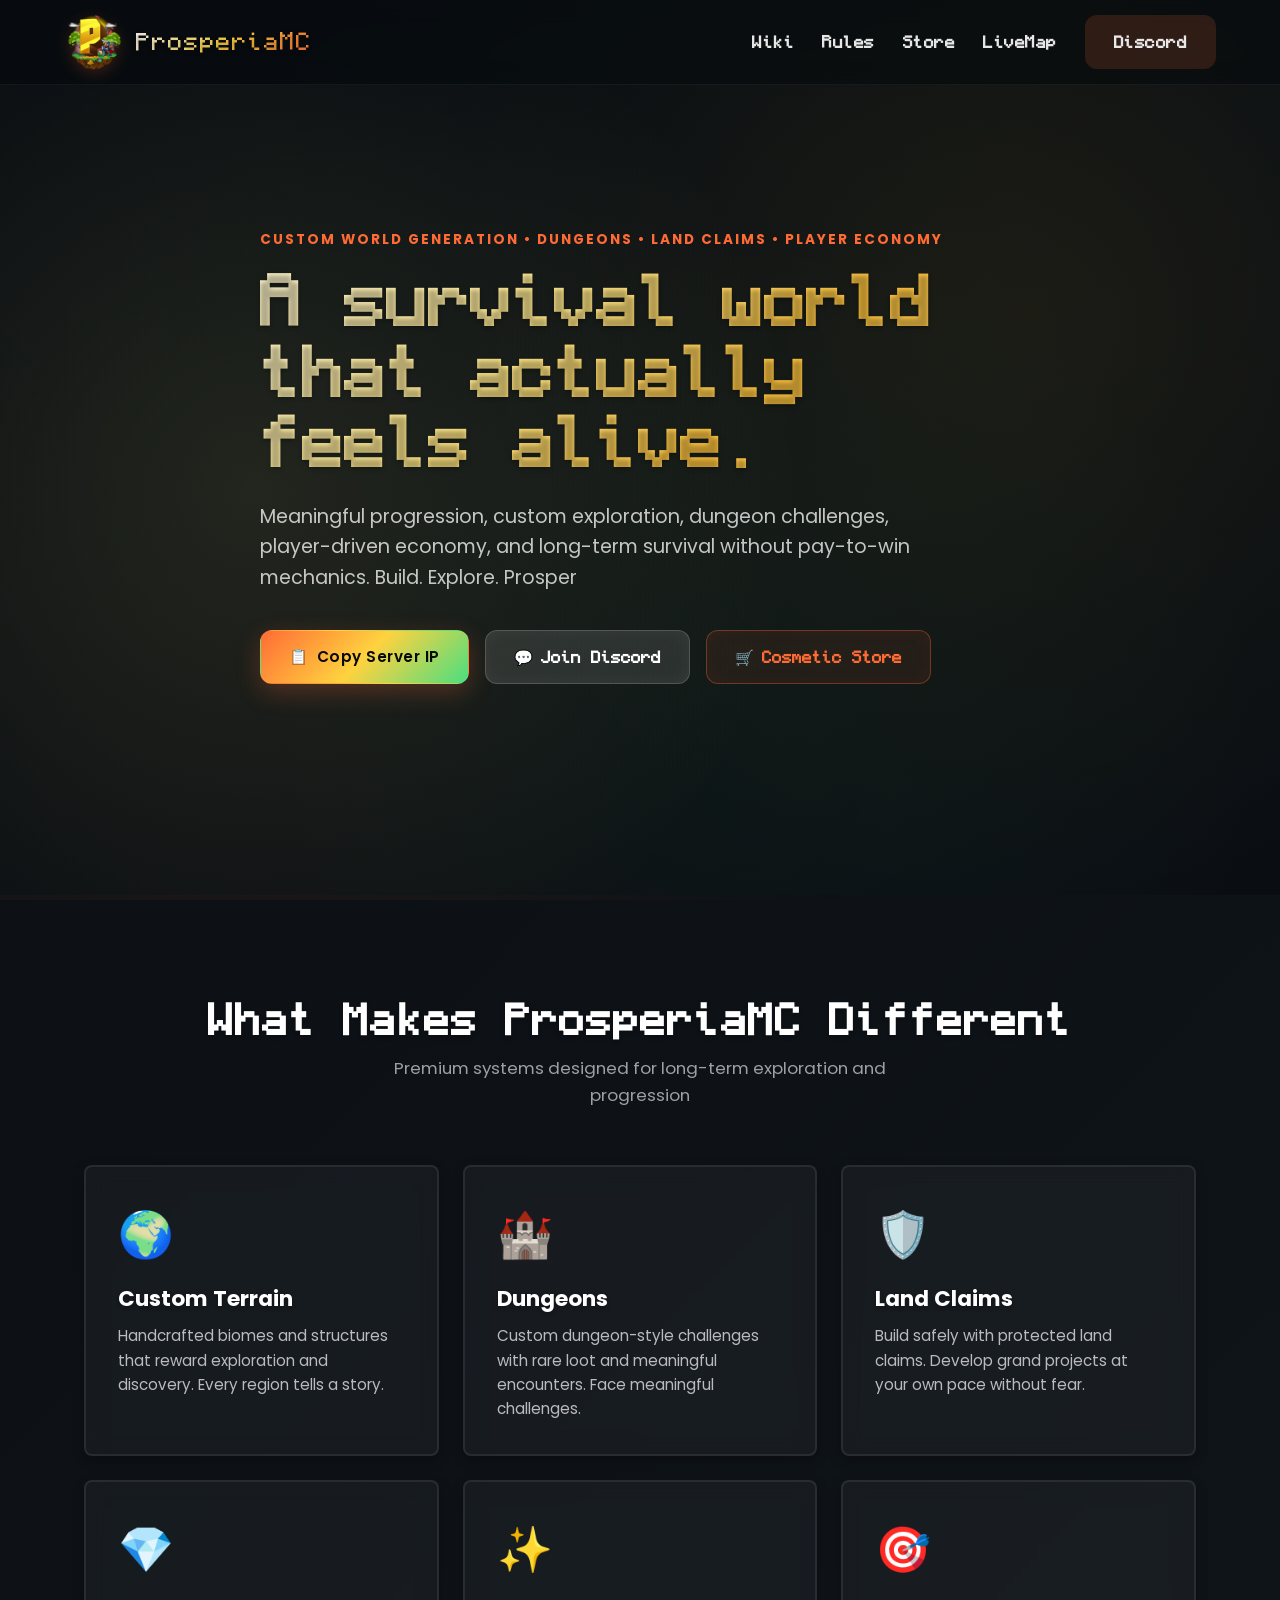
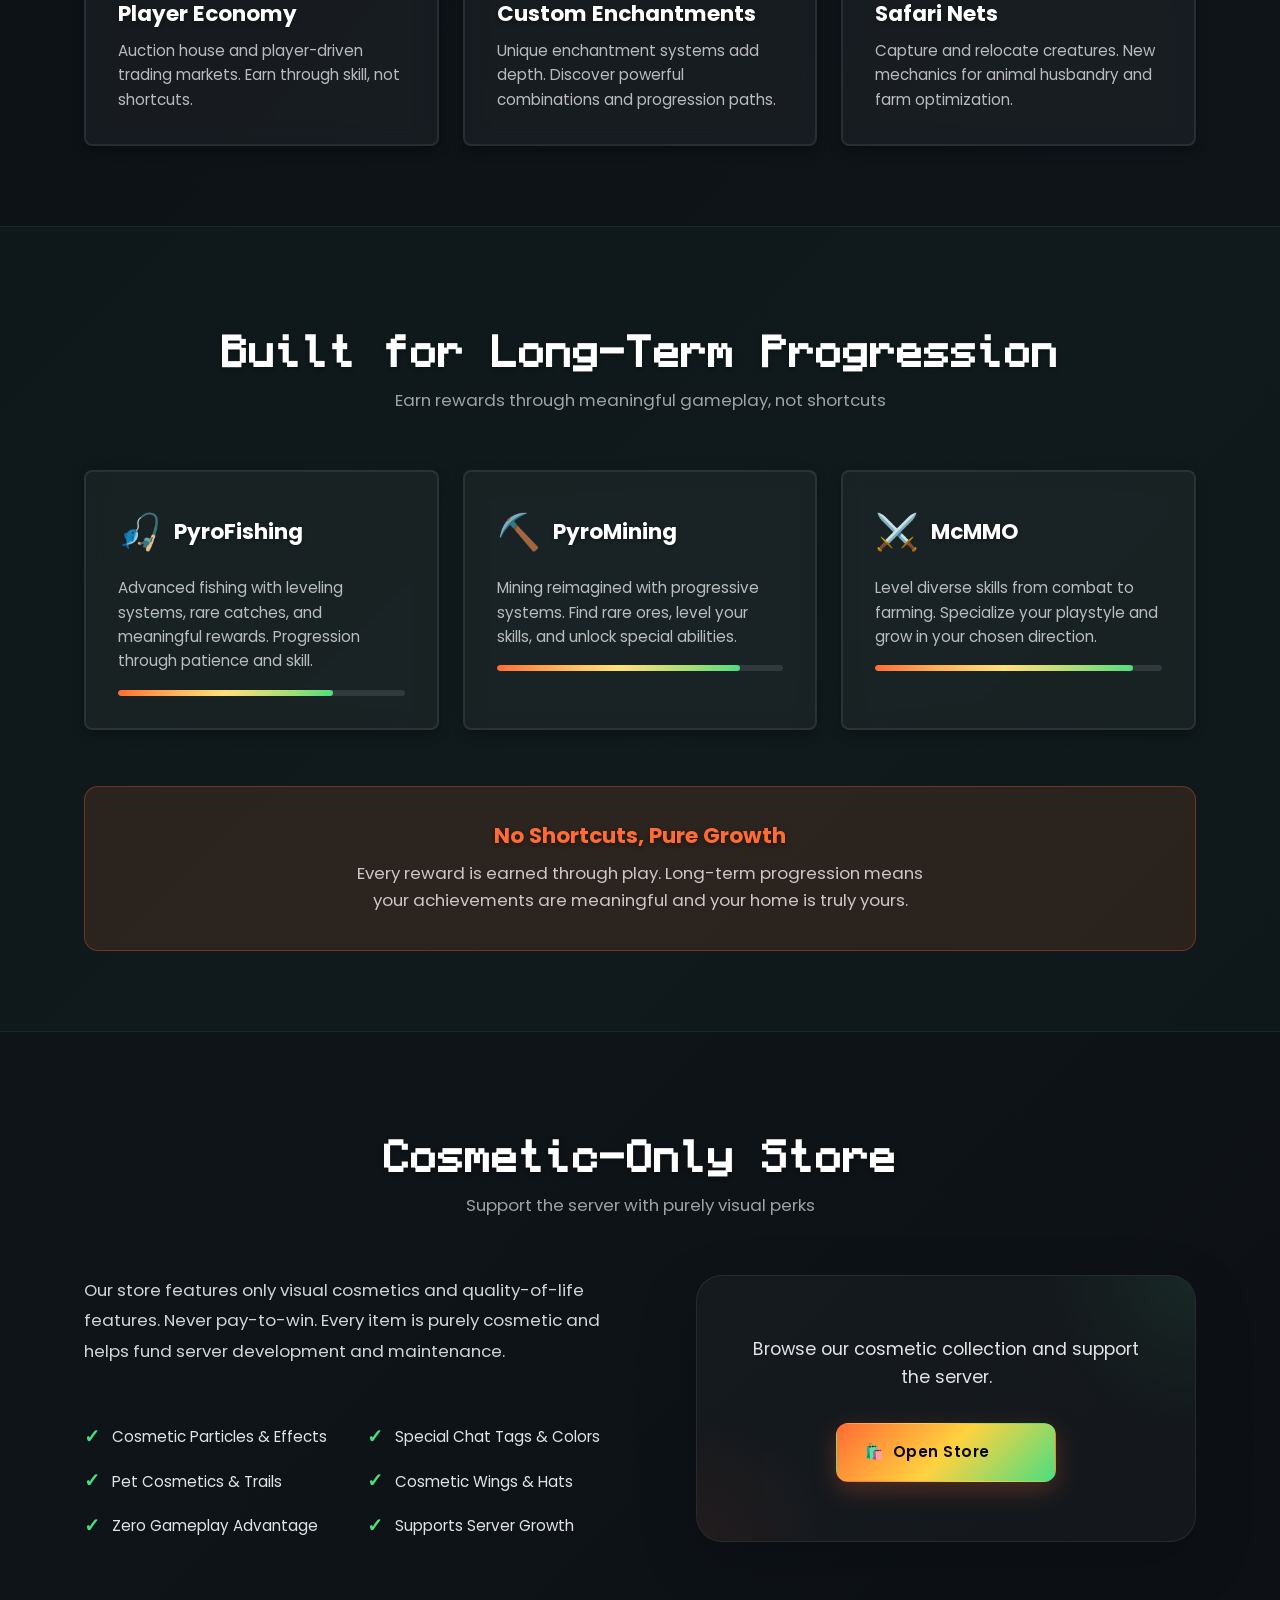
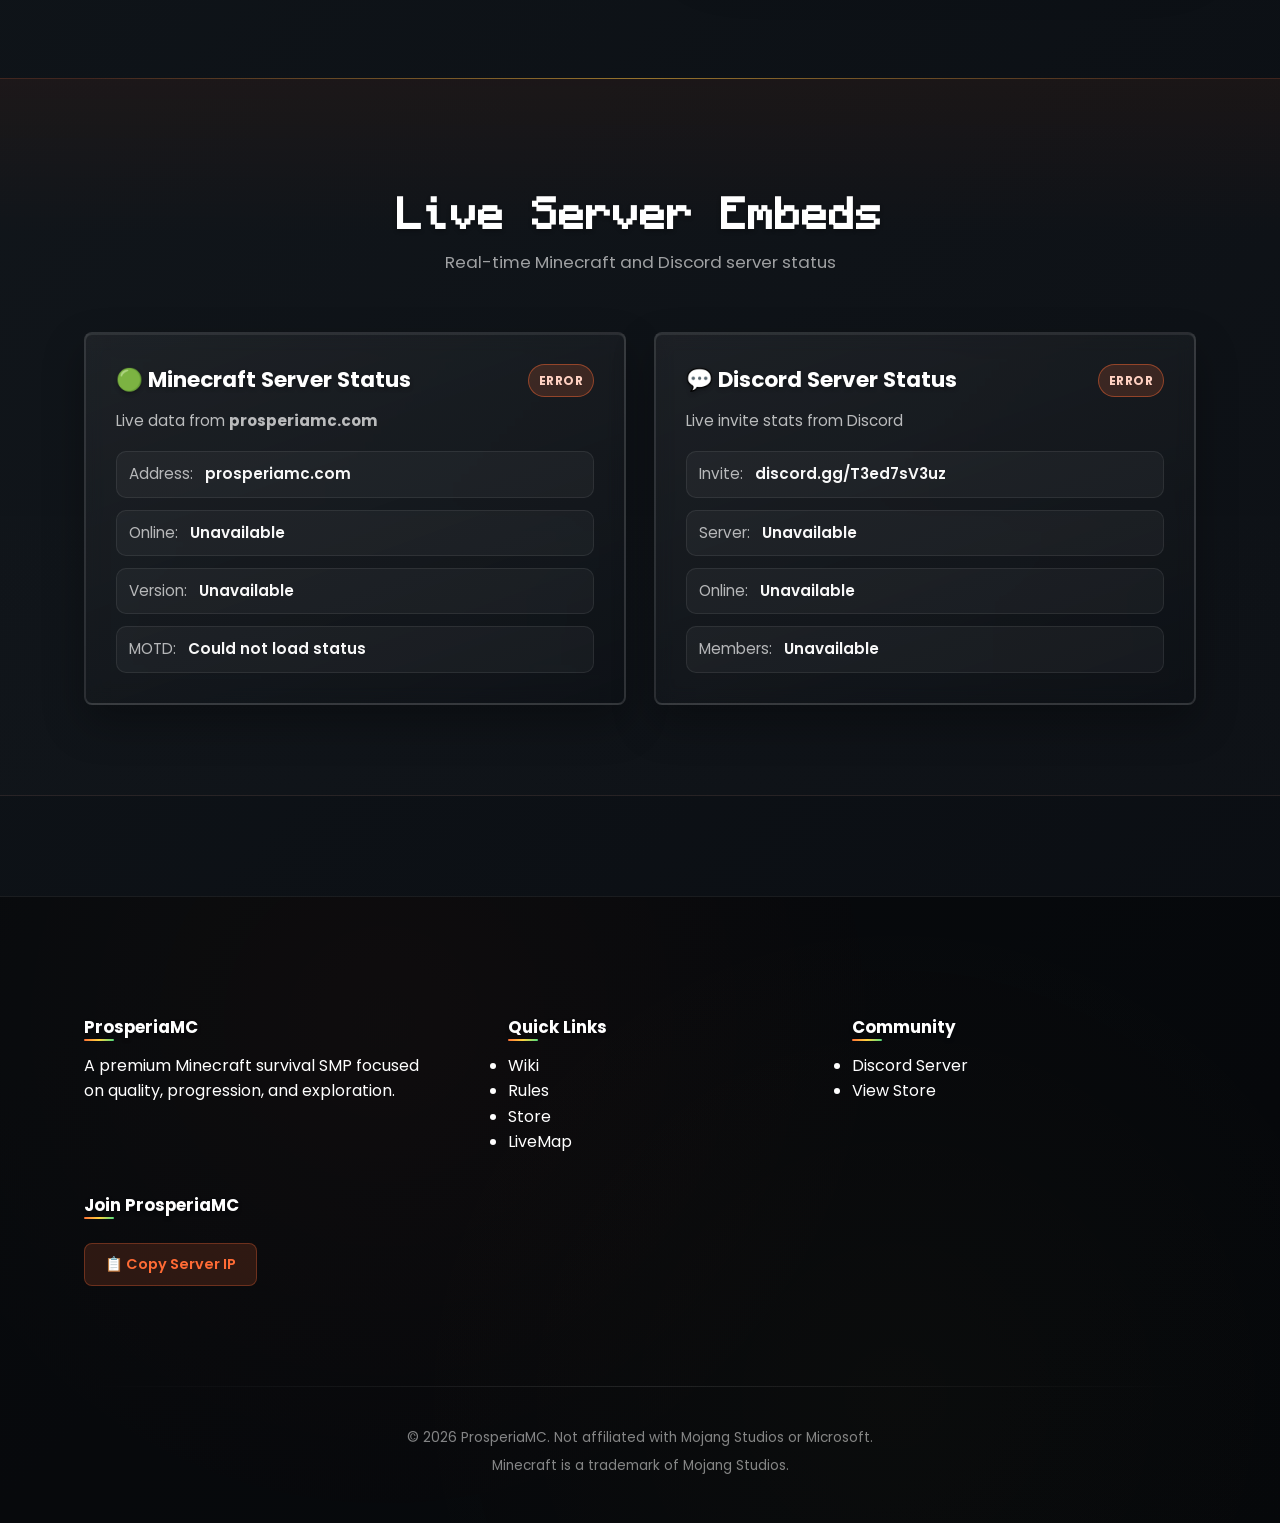
<file: index.html>
<!DOCTYPE html>
<html lang="en">
<head>
  <meta charset="UTF-8" />
  <meta name="viewport" content="width=device-width, initial-scale=1.0" />
  <meta name="description" content="ProsperiaMC | Premium Survival SMP with custom world generation, dungeons, and player-driven economy" />
  <meta name="keywords" content="Minecraft, SMP, Survival, Server, Custom World, Dungeons, Economy, ProsperiaMC" />
  <meta name="author" content="ProsperiaMC Team" />
  <meta name="robots" content="index, follow" />
  <meta property="og:title" content="ProsperiaMC | Premium Survival SMP" />
  <meta property="og:description" content="A survival world that actually feels alive. Custom terrain, dungeons, land claims, and player economy." />
  <meta property="og:image" content="assets/icons/ProsperiaMC logo1.png" />
  <meta property="og:image:alt" content="ProsperiaMC logo" />
  <meta property="og:url" content="https://prosperiamc.com" />
  <meta name="theme-color" content="#0b0f14" />
  <link rel="canonical" href="https://prosperiamc.com/" />
  <meta name="twitter:card" content="summary_large_image" />
  <title>ProsperiaMC | Premium Survival SMP</title>
  
  <!-- Google Fonts: Poppins (general) and Minecraft Font (headings) -->
  <link rel="preconnect" href="https://fonts.googleapis.com" />
  <link rel="preconnect" href="https://fonts.gstatic.com" crossorigin />
  <link href="https://fonts.googleapis.com/css2?family=Poppins:wght@400;500;600;700;800;900&family=Press+Start+2P&display=swap" rel="stylesheet" />
  <link rel="icon" href="assets/icons/ProsperiaMC logo1.png" type="image/png" />
  <link rel="stylesheet" href="style.css" />
  <!-- Google AdSense verification code -->
  <script async src="https://pagead2.googlesyndication.com/pagead/js/adsbygoogle.js?client=ca-pub-5962027787161870" crossorigin="anonymous"></script>
</head>
<body>
  <!-- ========== NAVIGATION ========== -->
  <header class="navbar" id="navbar">
    <div class="container nav-content">
      <a href="#" class="logo">
        <img src="assets/icons/ProsperiaMC logo1.png" alt="ProsperiaMC logo" class="logo-img" width="1081" height="1081" decoding="async" />
        <span class="logo-text">ProsperiaMC</span>
      </a>

      <nav class="nav-links" id="primary-navigation" aria-label="Primary navigation">
        <a href="wiki.html">Wiki</a>
        <a href="rules.html">Rules</a>
        <a href="https://shop.prosperiamc.com/" target="_blank" rel="noopener noreferrer">Store</a>
        <a href="https://bit.ly/prosperiamc" target="_blank" rel="noopener noreferrer">LiveMap</a>
        <a href="https://www.discord.gg/T3ed7sV3uz" class="btn btn-nav-discord" target="_blank" rel="noopener noreferrer">Discord</a>
      </nav>

      <!-- Mobile menu button -->
      <button class="mobile-menu-btn" id="mobile-menu-btn" type="button" aria-label="Toggle menu" aria-controls="primary-navigation" aria-expanded="false">
        <span></span>
        <span></span>
        <span></span>
      </button>
    </div>
  </header>

  <!-- ========== HERO SECTION ========== -->
  <section class="hero">
    <div class="hero-overlay"></div>
    <div class="container hero-content">
      <p class="eyebrow">Custom World Generation • Dungeons • Land Claims • Player Economy</p>
      <h1 class="title-gold-glow">A survival world that actually feels alive.</h1>

      <p class="hero-text">
        Meaningful progression, custom exploration, dungeon challenges, player-driven economy,
        and long-term survival without pay-to-win mechanics. Build. Explore. Prosper
      </p>

      <div class="hero-buttons">
        <button class="btn btn-primary" type="button" onclick="copyIP()">
          <span>📋</span> Copy Server IP
        </button>
        <a href="https://www.discord.gg/T3ed7sV3uz" class="btn btn-secondary" target="_blank" rel="noopener noreferrer">
          <span>💬</span> Join Discord
        </a>
        <a href="https://shop.prosperiamc.com/" class="btn btn-tertiary" target="_blank" rel="noopener noreferrer">
          <span>🛒</span> Cosmetic Store
        </a>
      </div>

      <p id="copy-message" class="copy-message" role="status" aria-live="polite"></p>
    </div>
  </section>

  <!-- ========== FEATURES SECTION ========== -->
  <section id="features" class="features">
    <div class="container">
      <div class="section-header">
        <h2>What Makes ProsperiaMC Different</h2>
        <p class="section-subtitle">Premium systems designed for long-term exploration and progression</p>
      </div>

      <div class="feature-grid">
        <div class="card card-feature">
          <div class="card-icon">🌍</div>
          <h3>Custom Terrain</h3>
          <p>Handcrafted biomes and structures that reward exploration and discovery. Every region tells a story.</p>
        </div>

        <div class="card card-feature">
          <div class="card-icon">🏰</div>
          <h3>Dungeons</h3>
          <p>Custom dungeon-style challenges with rare loot and meaningful encounters. Face meaningful challenges.</p>
        </div>

        <div class="card card-feature">
          <div class="card-icon">🛡️</div>
          <h3>Land Claims</h3>
          <p>Build safely with protected land claims. Develop grand projects at your own pace without fear.</p>
        </div>

        <div class="card card-feature">
          <div class="card-icon">💎</div>
          <h3>Player Economy</h3>
          <p>Auction house and player-driven trading markets. Earn through skill, not shortcuts.</p>
        </div>

        <div class="card card-feature">
          <div class="card-icon">✨</div>
          <h3>Custom Enchantments</h3>
          <p>Unique enchantment systems add depth. Discover powerful combinations and progression paths.</p>
        </div>

        <div class="card card-feature">
          <div class="card-icon">🎯</div>
          <h3>Safari Nets</h3>
          <p>Capture and relocate creatures. New mechanics for animal husbandry and farm optimization.</p>
        </div>
      </div>
    </div>
  </section>

  <!-- ========== PROGRESSION SYSTEMS SECTION ========== -->
  <section id="progression" class="progression">
    <div class="container">
      <div class="section-header">
        <h2>Built for Long-Term Progression</h2>
        <p class="section-subtitle">Earn rewards through meaningful gameplay, not shortcuts</p>
      </div>

      <div class="progression-grid">
        <div class="card card-progression">
          <div class="card-title-icon">
            <span>🎣</span>
            <h3>PyroFishing</h3>
          </div>
          <p>Advanced fishing with leveling systems, rare catches, and meaningful rewards. Progression through patience and skill.</p>
          <div class="progression-bar">
            <div class="progression-fill" style="width: 75%"></div>
          </div>
        </div>

        <div class="card card-progression">
          <div class="card-title-icon">
            <span>⛏️</span>
            <h3>PyroMining</h3>
          </div>
          <p>Mining reimagined with progressive systems. Find rare ores, level your skills, and unlock special abilities.</p>
          <div class="progression-bar">
            <div class="progression-fill" style="width: 85%"></div>
          </div>
        </div>

        <div class="card card-progression">
          <div class="card-title-icon">
            <span>⚔️</span>
            <h3>McMMO</h3>
          </div>
          <p>Level diverse skills from combat to farming. Specialize your playstyle and grow in your chosen direction.</p>
          <div class="progression-bar">
            <div class="progression-fill" style="width: 90%"></div>
          </div>
        </div>
      </div>

      <div class="progression-highlight">
        <h3>No Shortcuts, Pure Growth</h3>
        <p>Every reward is earned through play. Long-term progression means your achievements are meaningful and your home is truly yours.</p>
      </div>
    </div>
  </section>

  <!-- ========== STORE SECTION ========== -->
  <section id="store" class="store">
    <div class="container">
      <div class="section-header">
        <h2>Cosmetic-Only Store</h2>
        <p class="section-subtitle">Support the server with purely visual perks</p>
      </div>

      <div class="store-content">
        <div class="store-info">
          <p>
            Our store features only visual cosmetics and quality-of-life features. Never pay-to-win.
            Every item is purely cosmetic and helps fund server development and maintenance.
          </p>

          <div class="store-features">
            <div class="feature-check">
              <span class="icon">✓</span>
              <span>Cosmetic Particles & Effects</span>
            </div>
            <div class="feature-check">
              <span class="icon">✓</span>
              <span>Special Chat Tags & Colors</span>
            </div>
            <div class="feature-check">
              <span class="icon">✓</span>
              <span>Pet Cosmetics & Trails</span>
            </div>
            <div class="feature-check">
              <span class="icon">✓</span>
              <span>Cosmetic Wings & Hats</span>
            </div>
            <div class="feature-check">
              <span class="icon">✓</span>
              <span>Zero Gameplay Advantage</span>
            </div>
            <div class="feature-check">
              <span class="icon">✓</span>
              <span>Supports Server Growth</span>
            </div>
          </div>
        </div>

        <div class="store-cta store-cta-glow">
          <p>Browse our cosmetic collection and support the server.</p>
          <a href="https://shop.prosperiamc.com/" class="btn btn-primary" target="_blank" rel="noopener noreferrer">
            <span>🛍️</span> Open Store
          </a>
        </div>
      </div>
    </div>
  </section>

  <!-- ========== LIVE STATUS EMBEDS SECTION ========== -->
  <section id="live-status" class="status-embeds">
    <div class="container">
      <div class="section-header">
        <h2>Live Server Embeds</h2>
        <p class="section-subtitle">Real-time Minecraft and Discord server status</p>
      </div>

      <div class="embeds-grid">
        <article class="card embed-card">
          <div class="embed-title-row">
            <h3>🟢 Minecraft Server Status</h3>
            <span id="mc-status-pill" class="status-pill status-loading">Loading</span>
          </div>
          <p class="embed-subtitle">Live data from <strong>prosperiamc.com</strong></p>
          <div class="embed-details">
            <p><span class="embed-label">Address:</span> <span class="embed-value">prosperiamc.com</span></p>
            <p><span class="embed-label">Online:</span> <span id="mc-online-count" class="embed-value">Loading...</span></p>
            <p><span class="embed-label">Version:</span> <span id="mc-version" class="embed-value">Loading...</span></p>
            <p><span class="embed-label">MOTD:</span> <span id="mc-motd" class="embed-value">Loading...</span></p>
          </div>
        </article>

        <article class="card embed-card">
          <div class="embed-title-row">
            <h3>💬 Discord Server Status</h3>
            <span id="discord-status-pill" class="status-pill status-loading">Loading</span>
          </div>
          <p class="embed-subtitle">Live invite stats from Discord</p>
          <div class="embed-details">
            <p><span class="embed-label">Invite:</span> <span class="embed-value">discord.gg/T3ed7sV3uz</span></p>
            <p><span class="embed-label">Server:</span> <span id="discord-guild-name" class="embed-value">Loading...</span></p>
            <p><span class="embed-label">Online:</span> <span id="discord-online" class="embed-value">Loading...</span></p>
            <p><span class="embed-label">Members:</span> <span id="discord-members" class="embed-value">Loading...</span></p>
          </div>
        </article>
      </div>
    </div>
  </section>

  <!-- ========== FOOTER ========== -->
  <footer class="footer">
    <div class="container">
      <div class="footer-content">
        <div class="footer-section">
          <h4>ProsperiaMC</h4>
          <p>A premium Minecraft survival SMP focused on quality, progression, and exploration.</p>
        </div>

        <div class="footer-section quick-links">
          <h4>Quick Links</h4>
          <ul>
            <li><a href="wiki.html">Wiki</a></li>
            <li><a href="rules.html">Rules</a></li>
            <li><a href="https://shop.prosperiamc.com/" target="_blank" rel="noopener noreferrer">Store</a></li>
            <li><a href="https://bit.ly/prosperiamc" target="_blank" rel="noopener noreferrer">LiveMap</a></li>
          </ul>
        </div>

        <div class="footer-section">
          <h4>Community</h4>
          <ul>
            <li><a href="https://www.discord.gg/T3ed7sV3uz" target="_blank" rel="noopener noreferrer">Discord Server</a></li>
            <li><a href="https://shop.prosperiamc.com/" target="_blank" rel="noopener noreferrer">View Store</a></li>
          </ul>
        </div>

        <div class="footer-section">
          <h4>Join ProsperiaMC</h4>
          <button class="btn-footer" type="button" onclick="copyIP()">📋 Copy Server IP</button>
        </div>
      </div>

      <div class="footer-divider"></div>

      <div class="footer-bottom">
        <p>&copy; 2026 ProsperiaMC. Not affiliated with Mojang Studios or Microsoft.</p>
        <p>Minecraft is a trademark of Mojang Studios.</p>
      </div>
    </div>
  </footer>

  <!-- Back to Top Button -->
  <button id="back-to-top" class="back-to-top" type="button" aria-label="Back to top">
    <span>↑</span>
  </button>

  <script src="script.js"></script>
</body>
</html>
</file>
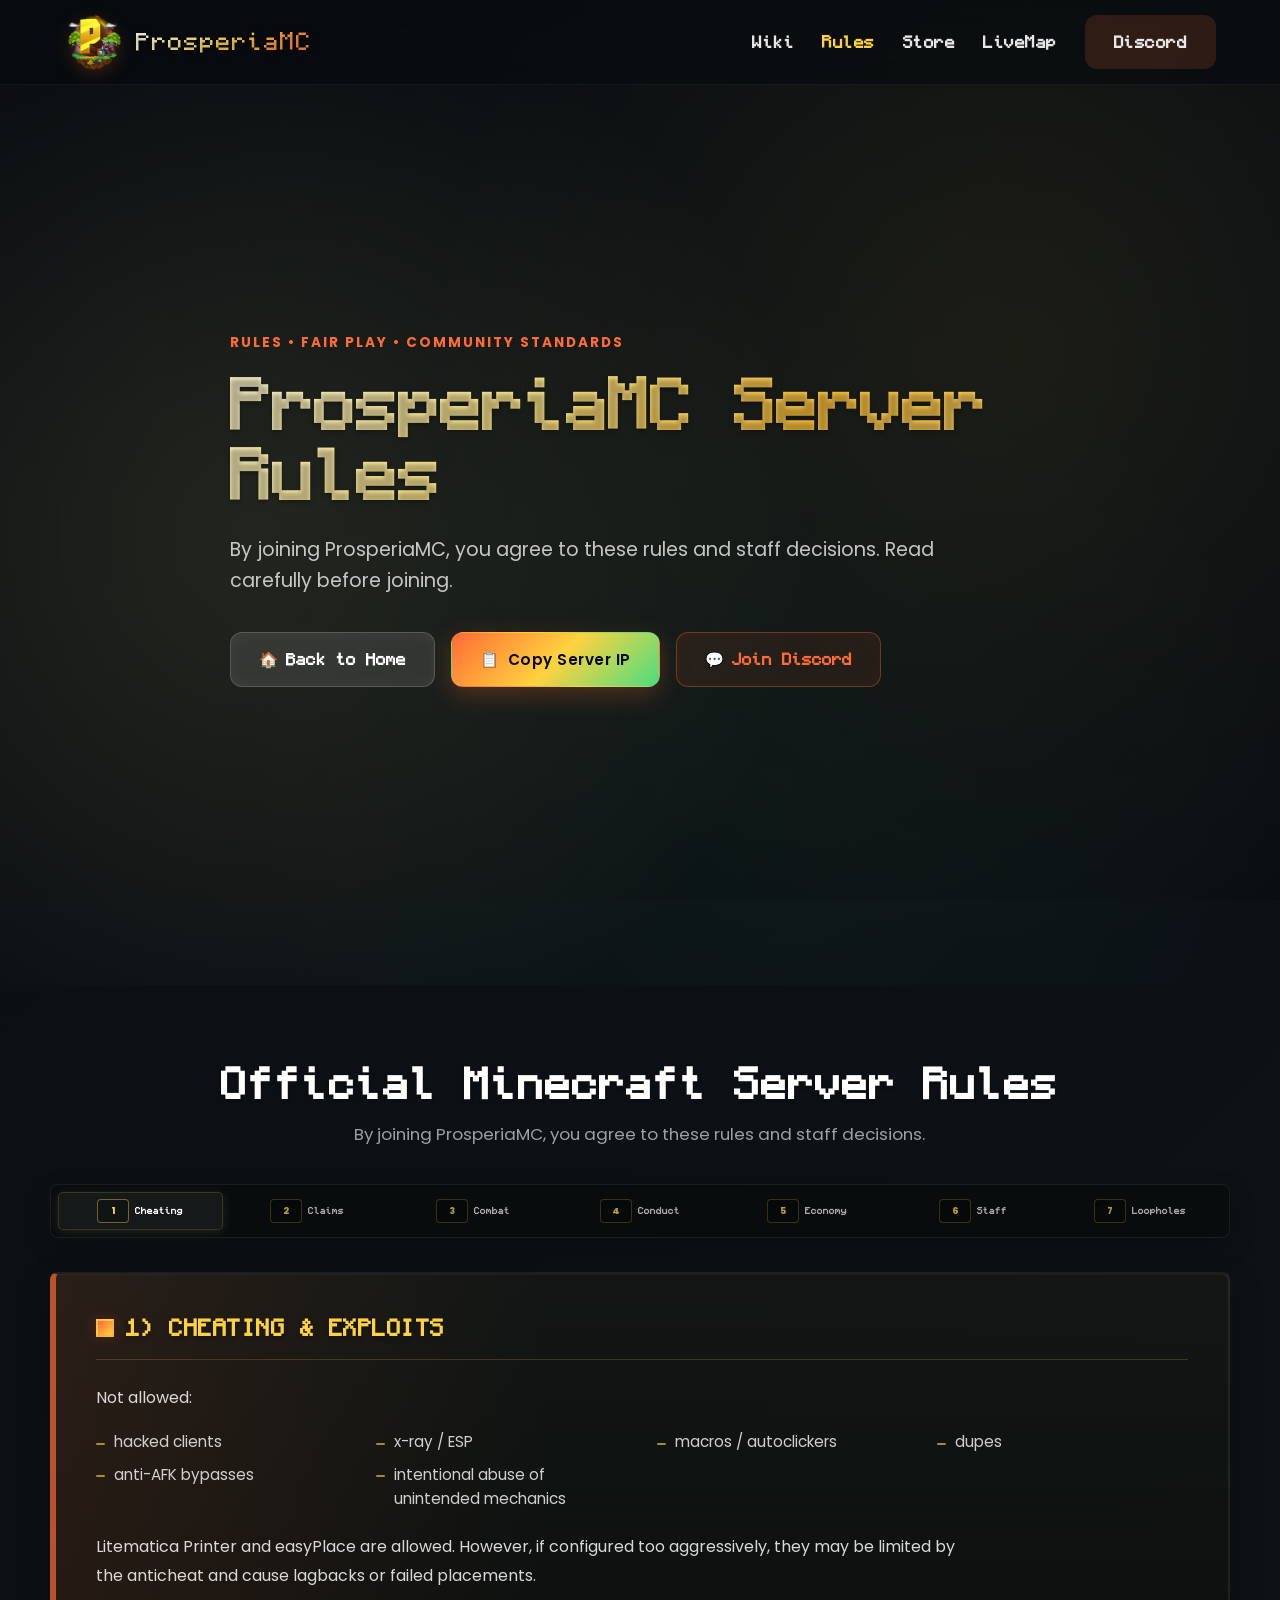
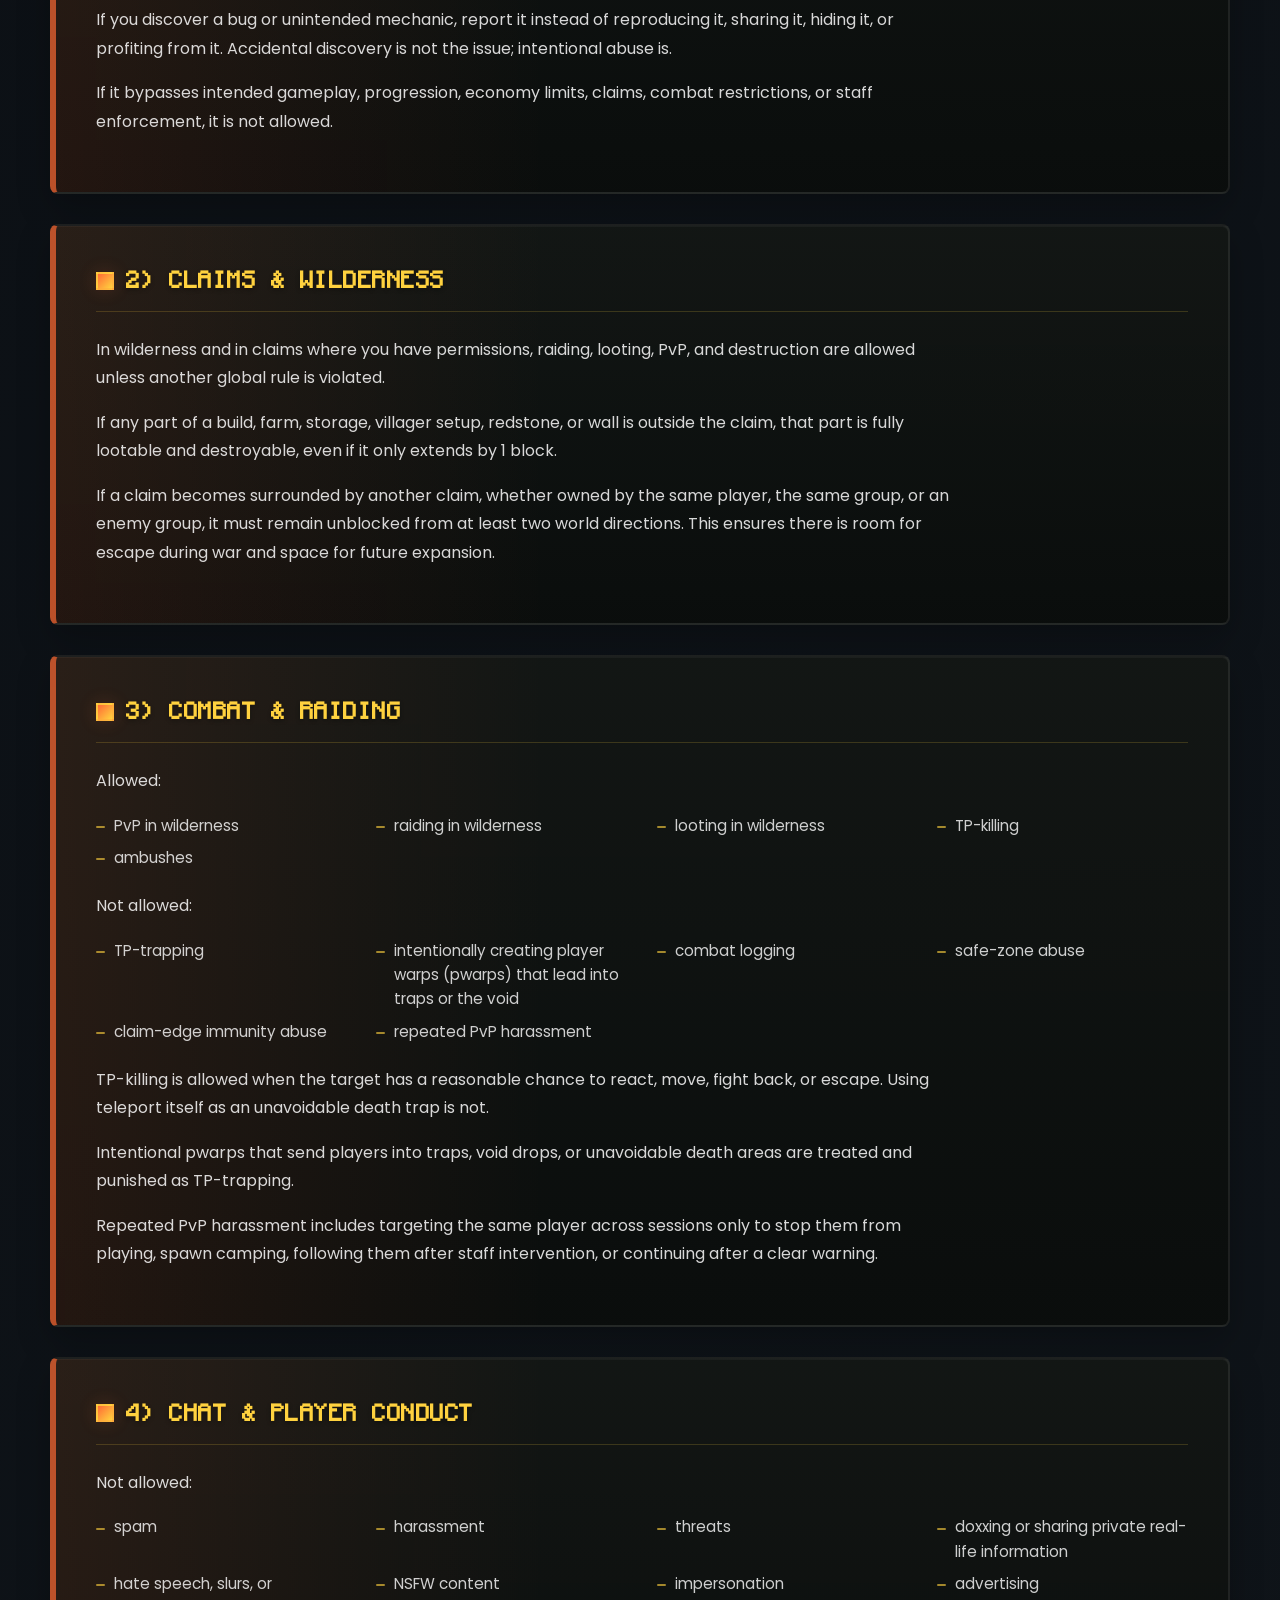
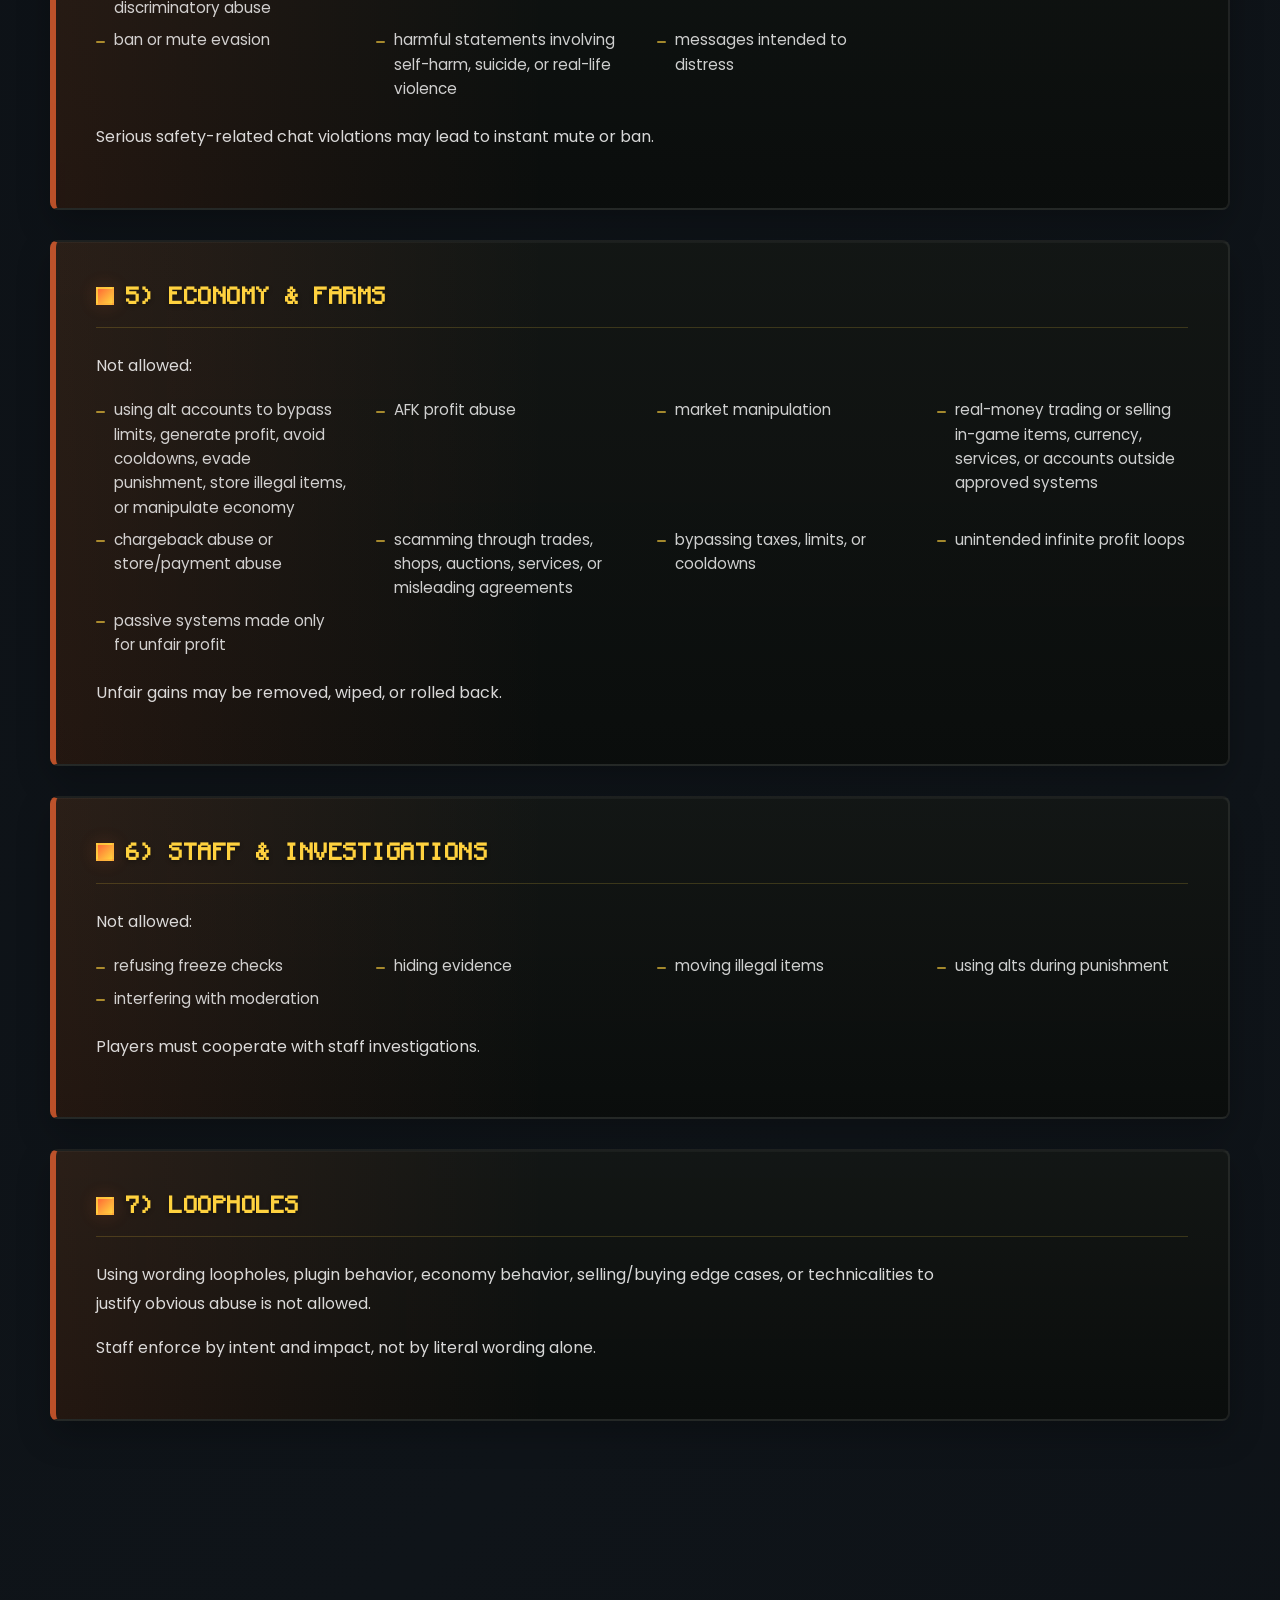
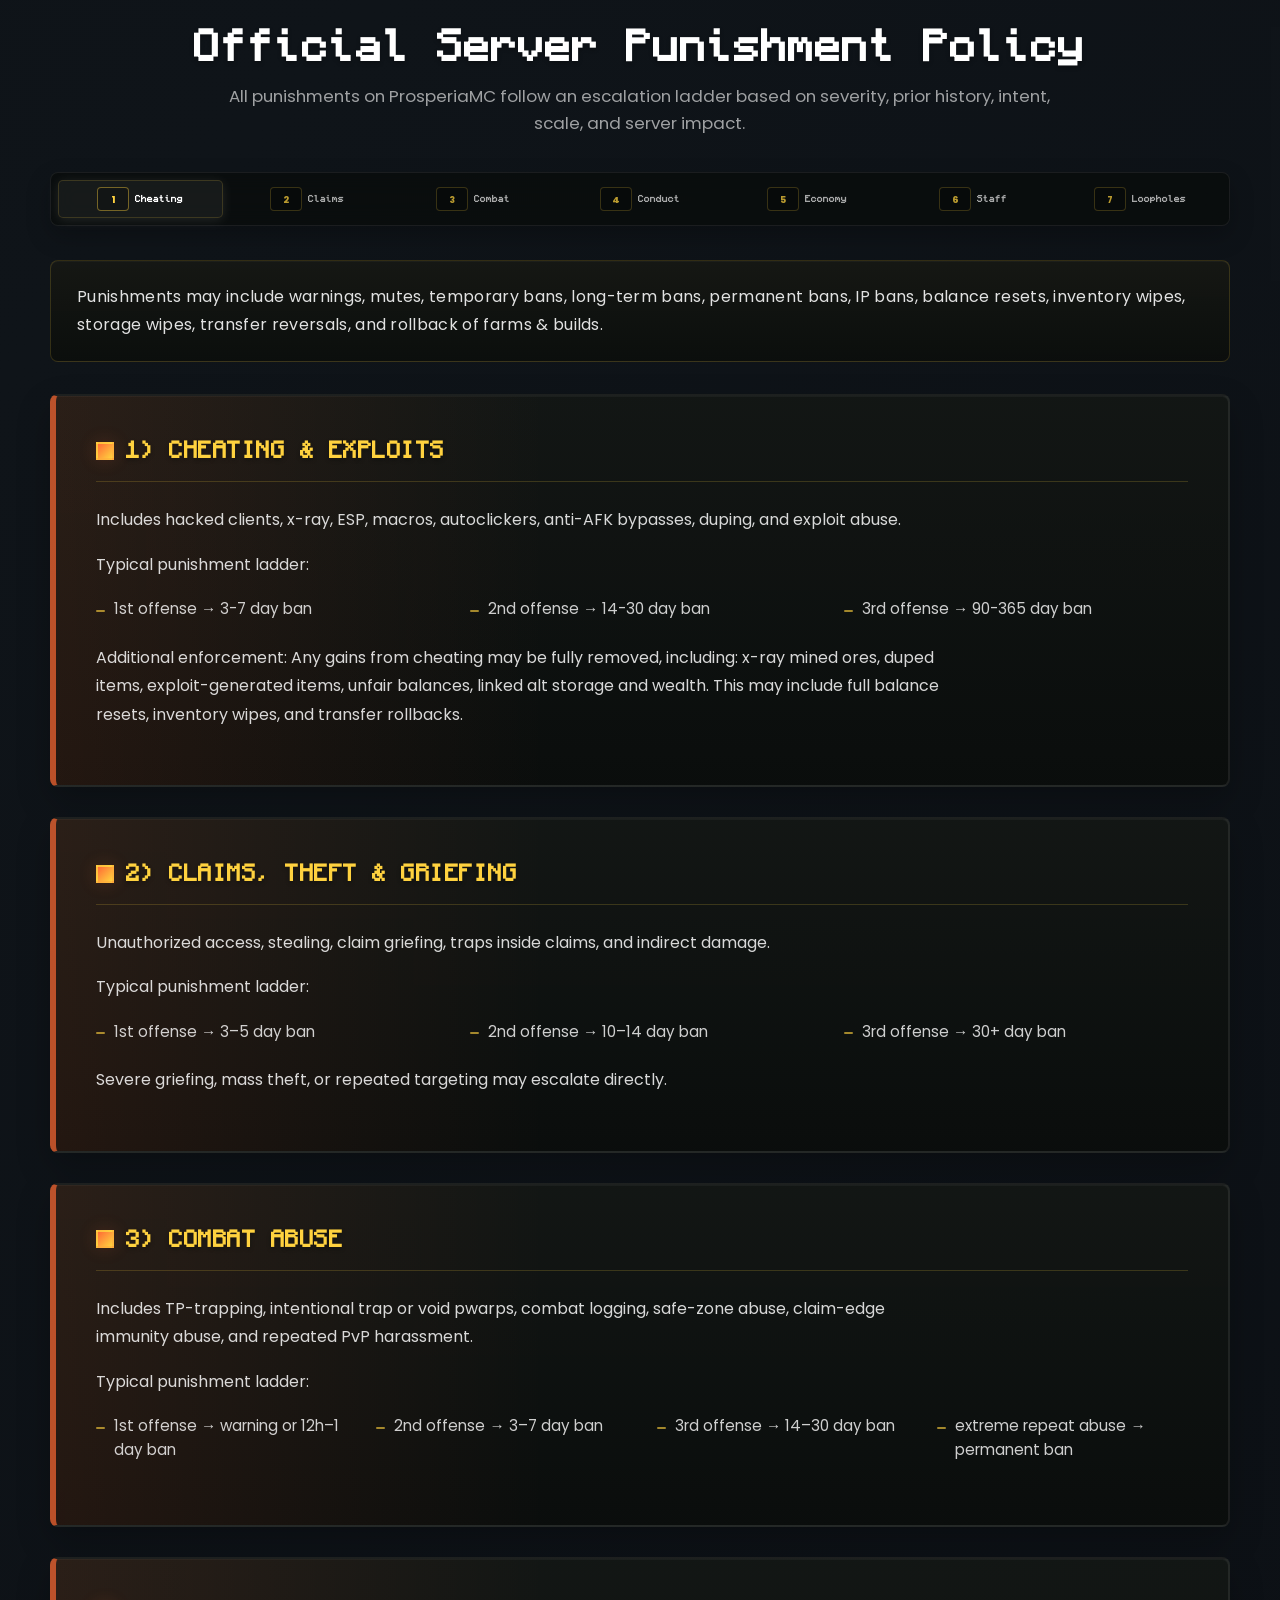
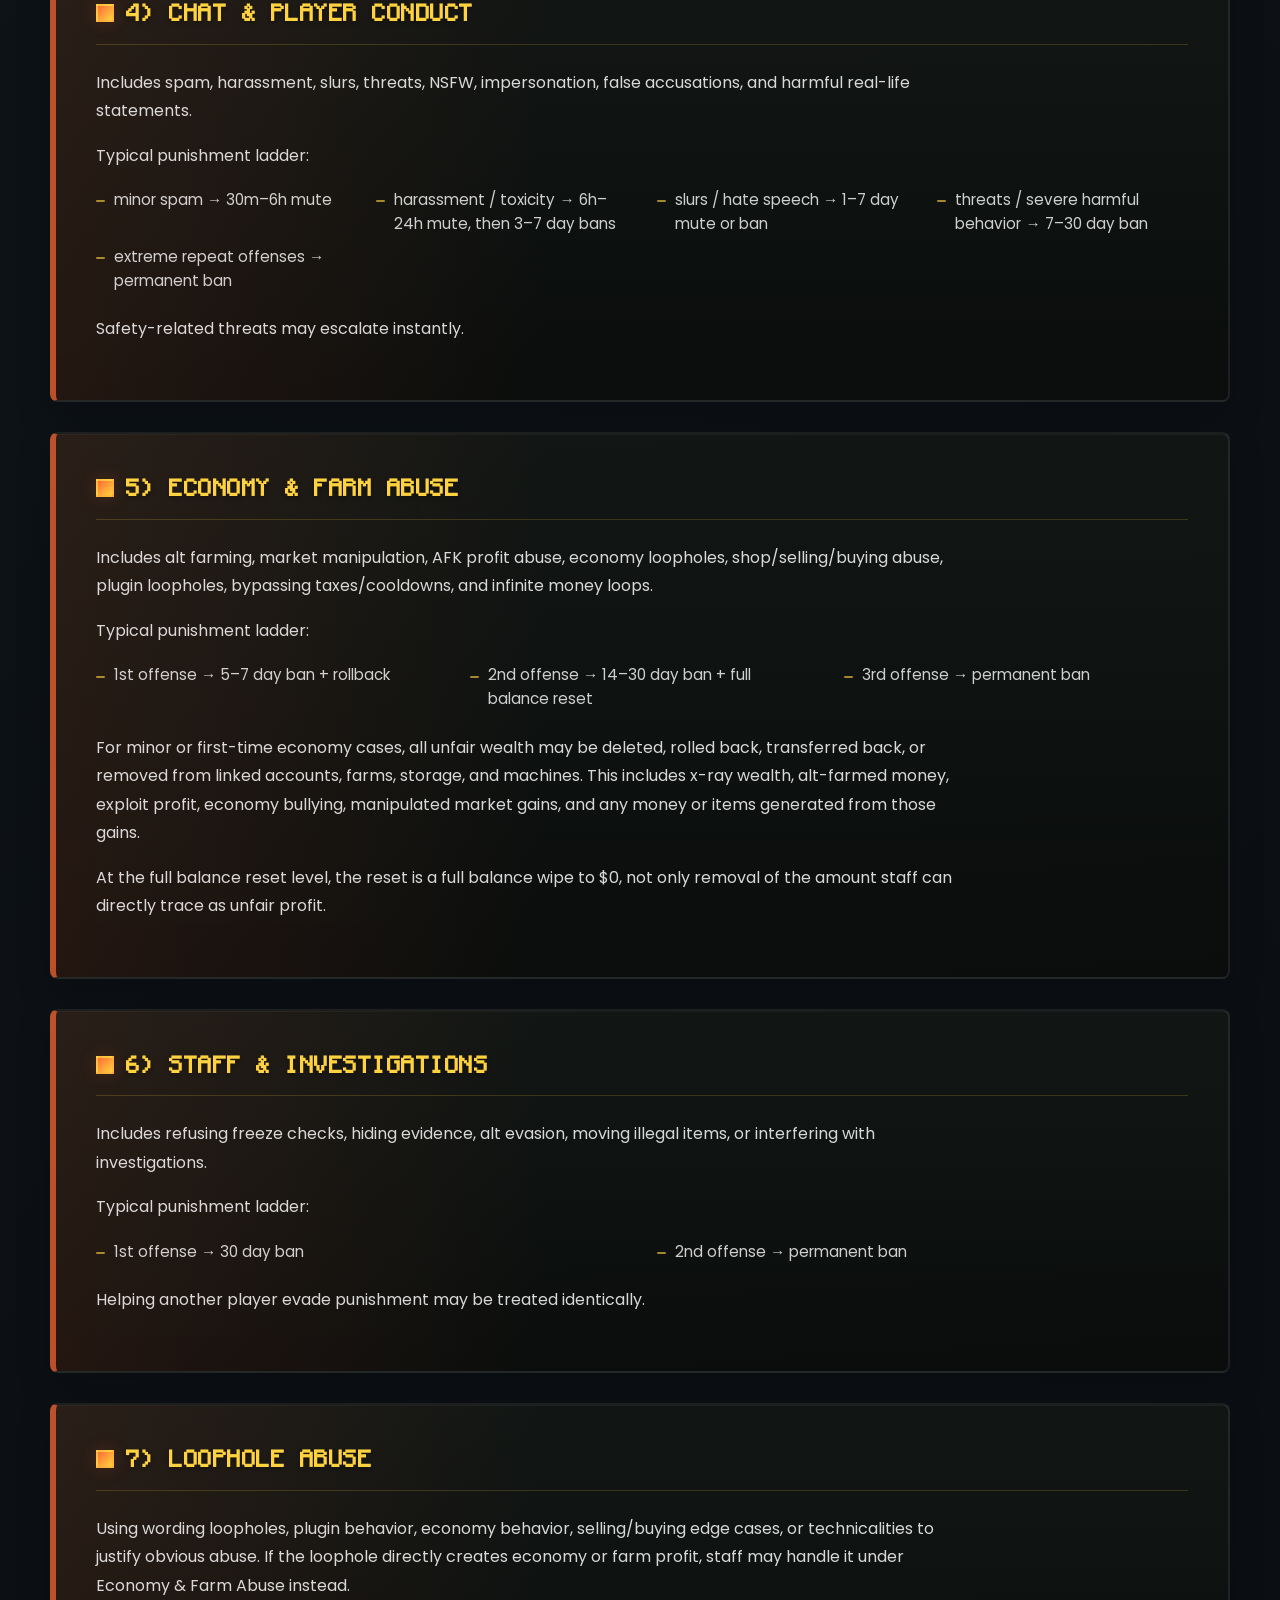
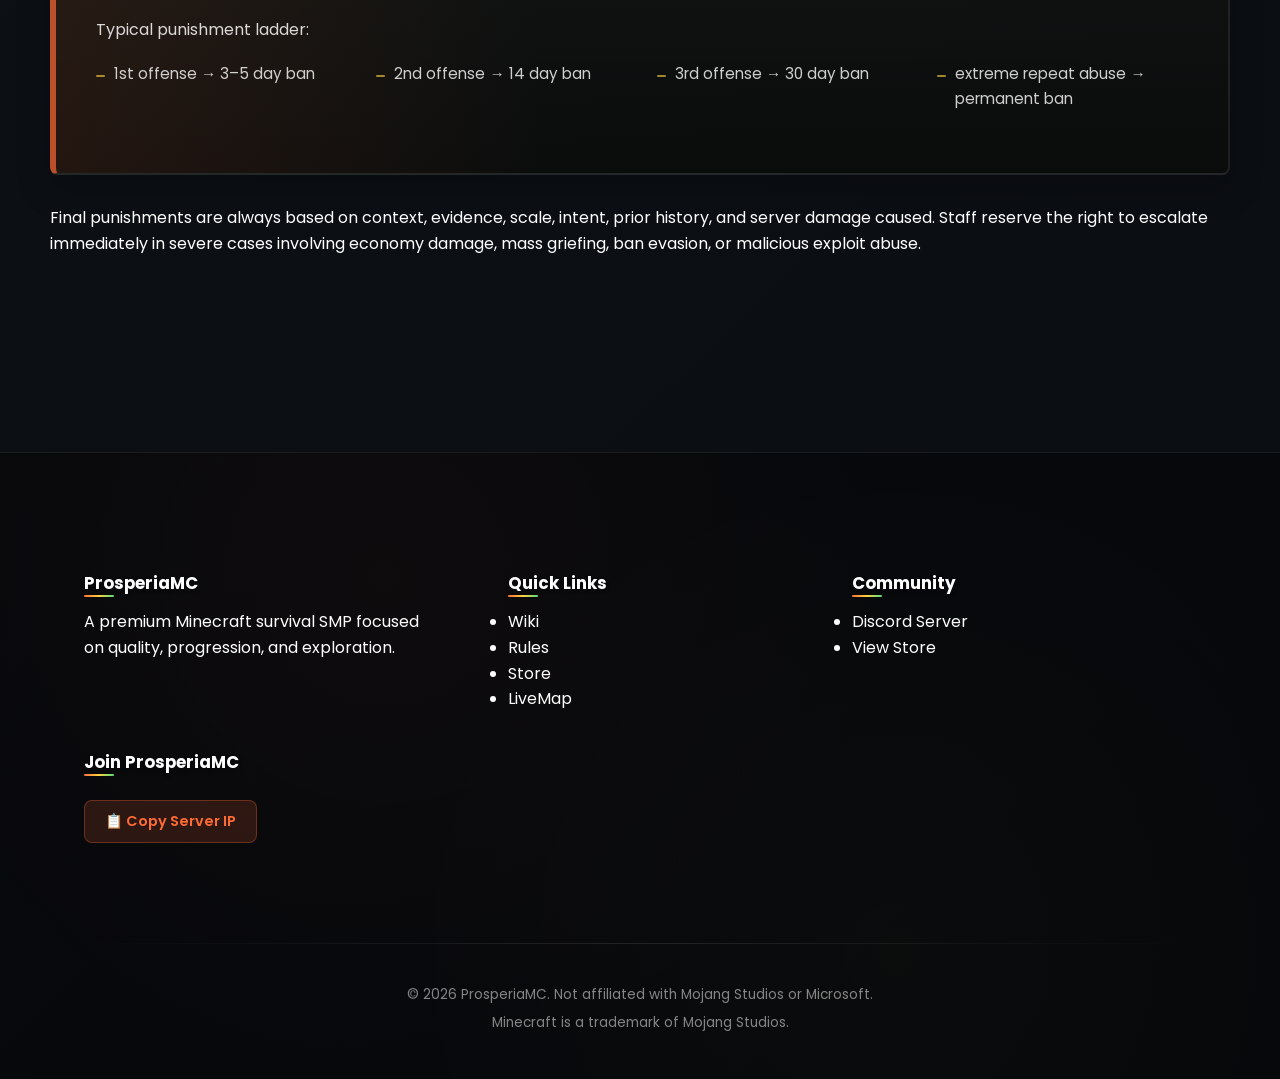
<file: rules.html>
<!DOCTYPE html>
<html lang="en">
<head>
  <meta charset="UTF-8" />
  <meta name="viewport" content="width=device-width, initial-scale=1.0" />
  <meta name="description" content="ProsperiaMC rules and enforcement policy." />
  <meta name="theme-color" content="#0b0f14" />
  <link rel="canonical" href="https://prosperiamc.com/rules.html" />
  <title>ProsperiaMC | Official Minecraft Server Rules</title>
  <link rel="preconnect" href="https://fonts.googleapis.com" />
  <link rel="preconnect" href="https://fonts.gstatic.com" crossorigin />
  <link href="https://fonts.googleapis.com/css2?family=Poppins:wght@400;500;600;700;800;900&family=Press+Start+2P&display=swap" rel="stylesheet" />
  <link rel="stylesheet" href="style.css" />
  <!-- Google AdSense verification code -->
  <script async src="https://pagead2.googlesyndication.com/pagead/js/adsbygoogle.js?client=ca-pub-5962027787161870" crossorigin="anonymous"></script>
</head>
<body class="rules-page">
  <header class="navbar" id="navbar">
    <div class="container nav-content">
      <a href="index.html" class="logo">
        <img src="assets/icons/ProsperiaMC logo1.png" alt="ProsperiaMC logo" class="logo-img" width="1081" height="1081" decoding="async" />
        <span class="logo-text">ProsperiaMC</span>
      </a>

      <nav class="nav-links" id="primary-navigation" aria-label="Primary navigation">
        <a href="wiki.html">Wiki</a>
        <a href="rules.html" aria-current="page">Rules</a>
        <a href="https://shop.prosperiamc.com/" target="_blank" rel="noopener noreferrer">Store</a>
        <a href="https://bit.ly/prosperiamc" target="_blank" rel="noopener noreferrer">LiveMap</a>
        <a href="https://www.discord.gg/T3ed7sV3uz" class="btn btn-nav-discord" target="_blank" rel="noopener noreferrer">Discord</a>
      </nav>

      <button class="mobile-menu-btn" id="mobile-menu-btn" type="button" aria-label="Toggle menu" aria-controls="primary-navigation" aria-expanded="false">
        <span></span>
        <span></span>
        <span></span>
      </button>
    </div>
  </header>

  <section class="hero rules-hero">
    <div class="hero-overlay"></div>
    <div class="container hero-content">
      <p class="eyebrow">Rules • Fair Play • Community Standards</p>
      <h1 class="title-gold-glow">ProsperiaMC Server Rules</h1>
      <p class="hero-text">
        By joining ProsperiaMC, you agree to these rules and staff decisions. Read carefully before joining.
      </p>

      <div class="hero-buttons">
        <a href="index.html" class="btn btn-secondary">
          <span>&#x1F3E0;</span> Back to Home
        </a>
        <button class="btn btn-primary" type="button" onclick="copyIP()">
          <span>&#x1F4CB;</span> Copy Server IP
        </button>
        <a href="https://www.discord.gg/T3ed7sV3uz" class="btn btn-tertiary" target="_blank" rel="noopener noreferrer">
          <span>&#x1F4AC;</span> Join Discord
        </a>
      </div>
      <p id="copy-message" class="copy-message" role="status" aria-live="polite"></p>
    </div>
  </section>

  <section class="rules">
    <div class="container">
      <div id="server-rules" class="section-header">
        <h2>Official Minecraft Server Rules</h2>
        <p class="section-subtitle">By joining ProsperiaMC, you agree to these rules and staff decisions.</p>
      </div>

      <div class="rules-pill-nav" aria-label="Server rules sections">
        <a href="#rules-cheating" class="pill-link" data-index="1">Cheating</a>
        <a href="#rules-claims" class="pill-link" data-index="2">Claims</a>
        <a href="#rules-combat" class="pill-link" data-index="3">Combat</a>
        <a href="#rules-chat" class="pill-link" data-index="4">Conduct</a>
        <a href="#rules-economy" class="pill-link" data-index="5">Economy</a>
        <a href="#rules-staff" class="pill-link" data-index="6">Staff</a>
        <a href="#rules-loopholes" class="pill-link" data-index="7">Loopholes</a>
      </div>

      <div class="rules-content">
        <div id="rules-cheating" class="rule-category">
          <h3>1) CHEATING & EXPLOITS</h3>
          <p>Not allowed:</p>
          <ul>
            <li>hacked clients</li>
            <li>x-ray / ESP</li>
            <li>macros / autoclickers</li>
            <li>dupes</li>
            <li>anti-AFK bypasses</li>
            <li>intentional abuse of unintended mechanics</li>
          </ul>
          <p>Litematica Printer and easyPlace are allowed. However, if configured too aggressively, they may be limited by the anticheat and cause lagbacks or failed placements.</p>
          <p>If you discover a bug or unintended mechanic, report it instead of reproducing it, sharing it, hiding it, or profiting from it. Accidental discovery is not the issue; intentional abuse is.</p>
          <p>If it bypasses intended gameplay, progression, economy limits, claims, combat restrictions, or staff enforcement, it is not allowed.</p>
        </div>

        <div id="rules-claims" class="rule-category">
          <h3>2) CLAIMS & WILDERNESS</h3>
          <p>In wilderness and in claims where you have permissions, raiding, looting, PvP, and destruction are allowed unless another global rule is violated.</p>
          <p>If any part of a build, farm, storage, villager setup, redstone, or wall is outside the claim, that part is fully lootable and destroyable, even if it only extends by 1 block.</p>
          <p>If a claim becomes surrounded by another claim, whether owned by the same player, the same group, or an enemy group, it must remain unblocked from at least two world directions. This ensures there is room for escape during war and space for future expansion.</p>
        </div>

        <div id="rules-combat" class="rule-category">
          <h3>3) COMBAT & RAIDING</h3>
          <p>Allowed:</p>
          <ul>
            <li>PvP in wilderness</li>
            <li>raiding in wilderness</li>
            <li>looting in wilderness</li>
            <li>TP-killing</li>
            <li>ambushes</li>
          </ul>
          <p>Not allowed:</p>
          <ul>
            <li>TP-trapping</li>
            <li>intentionally creating player warps (pwarps) that lead into traps or the void</li>
            <li>combat logging</li>
            <li>safe-zone abuse</li>
            <li>claim-edge immunity abuse</li>
            <li>repeated PvP harassment</li>
          </ul>
          <p>TP-killing is allowed when the target has a reasonable chance to react, move, fight back, or escape. Using teleport itself as an unavoidable death trap is not.</p>
          <p>Intentional pwarps that send players into traps, void drops, or unavoidable death areas are treated and punished as TP-trapping.</p>
          <p>Repeated PvP harassment includes targeting the same player across sessions only to stop them from playing, spawn camping, following them after staff intervention, or continuing after a clear warning.</p>
        </div>

        <div id="rules-chat" class="rule-category">
          <h3>4) CHAT & PLAYER CONDUCT</h3>
          <p>Not allowed:</p>
          <ul>
            <li>spam</li>
            <li>harassment</li>
            <li>threats</li>
            <li>doxxing or sharing private real-life information</li>
            <li>hate speech, slurs, or discriminatory abuse</li>
            <li>NSFW content</li>
            <li>impersonation</li>
            <li>advertising</li>
            <li>ban or mute evasion</li>
            <li>harmful statements involving self-harm, suicide, or real-life violence</li>
            <li>messages intended to distress</li>
          </ul>
          <p>Serious safety-related chat violations may lead to instant mute or ban.</p>
        </div>

        <div id="rules-economy" class="rule-category">
          <h3>5) ECONOMY & FARMS</h3>
          <p>Not allowed:</p>
          <ul>
            <li>using alt accounts to bypass limits, generate profit, avoid cooldowns, evade punishment, store illegal items, or manipulate economy</li>
            <li>AFK profit abuse</li>
            <li>market manipulation</li>
            <li>real-money trading or selling in-game items, currency, services, or accounts outside approved systems</li>
            <li>chargeback abuse or store/payment abuse</li>
            <li>scamming through trades, shops, auctions, services, or misleading agreements</li>
            <li>bypassing taxes, limits, or cooldowns</li>
            <li>unintended infinite profit loops</li>
            <li>passive systems made only for unfair profit</li>
          </ul>
          <p>Unfair gains may be removed, wiped, or rolled back.</p>
        </div>

        <div id="rules-staff" class="rule-category">
          <h3>6) STAFF & INVESTIGATIONS</h3>
          <p>Not allowed:</p>
          <ul>
            <li>refusing freeze checks</li>
            <li>hiding evidence</li>
            <li>moving illegal items</li>
            <li>using alts during punishment</li>
            <li>interfering with moderation</li>
          </ul>
          <p>Players must cooperate with staff investigations.</p>
        </div>

        <div id="rules-loopholes" class="rule-category">
          <h3>7) LOOPHOLES</h3>
          <p>Using wording loopholes, plugin behavior, economy behavior, selling/buying edge cases, or technicalities to justify obvious abuse is not allowed.</p>
          <p>Staff enforce by intent and impact, not by literal wording alone.</p>
        </div>
      </div>
    </div>
  </section>

  <section class="rules">
    <div class="container">
      <div id="punishment-policy" class="section-header">
        <h2>Official Server Punishment Policy</h2>
        <p class="section-subtitle">All punishments on ProsperiaMC follow an escalation ladder based on severity, prior history, intent, scale, and server impact.</p>
      </div>

      <div class="rules-pill-nav" aria-label="Punishment policy sections">
        <a href="#policy-cheating" class="pill-link" data-index="1">Cheating</a>
        <a href="#policy-claims" class="pill-link" data-index="2">Claims</a>
        <a href="#policy-combat" class="pill-link" data-index="3">Combat</a>
        <a href="#policy-chat" class="pill-link" data-index="4">Conduct</a>
        <a href="#policy-economy" class="pill-link" data-index="5">Economy</a>
        <a href="#policy-staff" class="pill-link" data-index="6">Staff</a>
        <a href="#policy-loopholes" class="pill-link" data-index="7">Loopholes</a>
      </div>

      <div class="rules-content">
        <div class="policy-summary">
          Punishments may include warnings, mutes, temporary bans, long-term bans, permanent bans, IP bans, balance resets, inventory wipes, storage wipes, transfer reversals, and rollback of farms & builds.
        </div>

        <div id="policy-cheating" class="rule-category">
          <h3>1) CHEATING & EXPLOITS</h3>
          <p>Includes hacked clients, x-ray, ESP, macros, autoclickers, anti-AFK bypasses, duping, and exploit abuse.</p>
          <p>Typical punishment ladder:</p>
          <ul>
            <li>1st offense → 3-7 day ban</li>
            <li>2nd offense → 14-30 day ban</li>
            <li>3rd offense → 90-365 day ban</li>
          </ul>
          <p>Additional enforcement: Any gains from cheating may be fully removed, including: x-ray mined ores, duped items, exploit-generated items, unfair balances, linked alt storage and wealth. This may include full balance resets, inventory wipes, and transfer rollbacks.</p>
        </div>

        <div id="policy-claims" class="rule-category">
          <h3>2) CLAIMS, THEFT & GRIEFING</h3>
          <p>Unauthorized access, stealing, claim griefing, traps inside claims, and indirect damage.</p>
          <p>Typical punishment ladder:</p>
          <ul>
            <li>1st offense → 3–5 day ban</li>
            <li>2nd offense → 10–14 day ban</li>
            <li>3rd offense → 30+ day ban</li>
          </ul>
          <p>Severe griefing, mass theft, or repeated targeting may escalate directly.</p>
        </div>

        <div id="policy-combat" class="rule-category">
          <h3>3) COMBAT ABUSE</h3>
          <p>Includes TP-trapping, intentional trap or void pwarps, combat logging, safe-zone abuse, claim-edge immunity abuse, and repeated PvP harassment.</p>
          <p>Typical punishment ladder:</p>
          <ul>
            <li>1st offense → warning or 12h–1 day ban</li>
            <li>2nd offense → 3–7 day ban</li>
            <li>3rd offense → 14–30 day ban</li>
            <li>extreme repeat abuse → permanent ban</li>
          </ul>
        </div>

        <div id="policy-chat" class="rule-category">
          <h3>4) CHAT & PLAYER CONDUCT</h3>
          <p>Includes spam, harassment, slurs, threats, NSFW, impersonation, false accusations, and harmful real-life statements.</p>
          <p>Typical punishment ladder:</p>
          <ul>
            <li>minor spam → 30m–6h mute</li>
            <li>harassment / toxicity → 6h–24h mute, then 3–7 day bans</li>
            <li>slurs / hate speech → 1–7 day mute or ban</li>
            <li>threats / severe harmful behavior → 7–30 day ban</li>
            <li>extreme repeat offenses → permanent ban</li>
          </ul>
          <p>Safety-related threats may escalate instantly.</p>
        </div>

        <div id="policy-economy" class="rule-category">
          <h3>5) ECONOMY & FARM ABUSE</h3>
          <p>Includes alt farming, market manipulation, AFK profit abuse, economy loopholes, shop/selling/buying abuse, plugin loopholes, bypassing taxes/cooldowns, and infinite money loops.</p>
          <p>Typical punishment ladder:</p>
          <ul>
            <li>1st offense → 5–7 day ban + rollback</li>
            <li>2nd offense → 14–30 day ban + full balance reset</li>
            <li>3rd offense → permanent ban</li>
          </ul>
          <p>For minor or first-time economy cases, all unfair wealth may be deleted, rolled back, transferred back, or removed from linked accounts, farms, storage, and machines. This includes x-ray wealth, alt-farmed money, exploit profit, economy bullying, manipulated market gains, and any money or items generated from those gains.</p>
          <p>At the full balance reset level, the reset is a full balance wipe to $0, not only removal of the amount staff can directly trace as unfair profit.</p>
        </div>

        <div id="policy-staff" class="rule-category">
          <h3>6) STAFF & INVESTIGATIONS</h3>
          <p>Includes refusing freeze checks, hiding evidence, alt evasion, moving illegal items, or interfering with investigations.</p>
          <p>Typical punishment ladder:</p>
          <ul>
            <li>1st offense → 30 day ban</li>
            <li>2nd offense → permanent ban</li>
          </ul>
          <p>Helping another player evade punishment may be treated identically.</p>
        </div>

        <div id="policy-loopholes" class="rule-category">
          <h3>7) LOOPHOLE ABUSE</h3>
          <p>Using wording loopholes, plugin behavior, economy behavior, selling/buying edge cases, or technicalities to justify obvious abuse. If the loophole directly creates economy or farm profit, staff may handle it under Economy & Farm Abuse instead.</p>
          <p>Typical punishment ladder:</p>
          <ul>
            <li>1st offense → 3–5 day ban</li>
            <li>2nd offense → 14 day ban</li>
            <li>3rd offense → 30 day ban</li>
            <li>extreme repeat abuse → permanent ban</li>
          </ul>
        </div>

        <p>Final punishments are always based on context, evidence, scale, intent, prior history, and server damage caused. Staff reserve the right to escalate immediately in severe cases involving economy damage, mass griefing, ban evasion, or malicious exploit abuse.</p>
      </div>
    </div>
  </section>

  <footer class="footer">
    <div class="container">
      <div class="footer-content">
        <div class="footer-section">
          <h4>ProsperiaMC</h4>
          <p>A premium Minecraft survival SMP focused on quality, progression, and exploration.</p>
        </div>

        <div class="footer-section quick-links">
          <h4>Quick Links</h4>
          <ul>
            <li><a href="wiki.html">Wiki</a></li>
            <li><a href="rules.html">Rules</a></li>
            <li><a href="https://shop.prosperiamc.com/" target="_blank" rel="noopener noreferrer">Store</a></li>
            <li><a href="https://bit.ly/prosperiamc" target="_blank" rel="noopener noreferrer">LiveMap</a></li>
          </ul>
        </div>

        <div class="footer-section">
          <h4>Community</h4>
          <ul>
            <li><a href="https://www.discord.gg/T3ed7sV3uz" target="_blank" rel="noopener noreferrer">Discord Server</a></li>
            <li><a href="https://shop.prosperiamc.com/" target="_blank" rel="noopener noreferrer">View Store</a></li>
          </ul>
        </div>

        <div class="footer-section">
          <h4>Join ProsperiaMC</h4>
          <button class="btn-footer" type="button" onclick="copyIP()">📋 Copy Server IP</button>
        </div>
      </div>

      <div class="footer-divider"></div>

      <div class="footer-bottom">
        <p>&copy; 2026 ProsperiaMC. Not affiliated with Mojang Studios or Microsoft.</p>
        <p>Minecraft is a trademark of Mojang Studios.</p>
      </div>
    </div>
  </footer>

  <script src="script.js"></script>
</body>
</html>
</file>
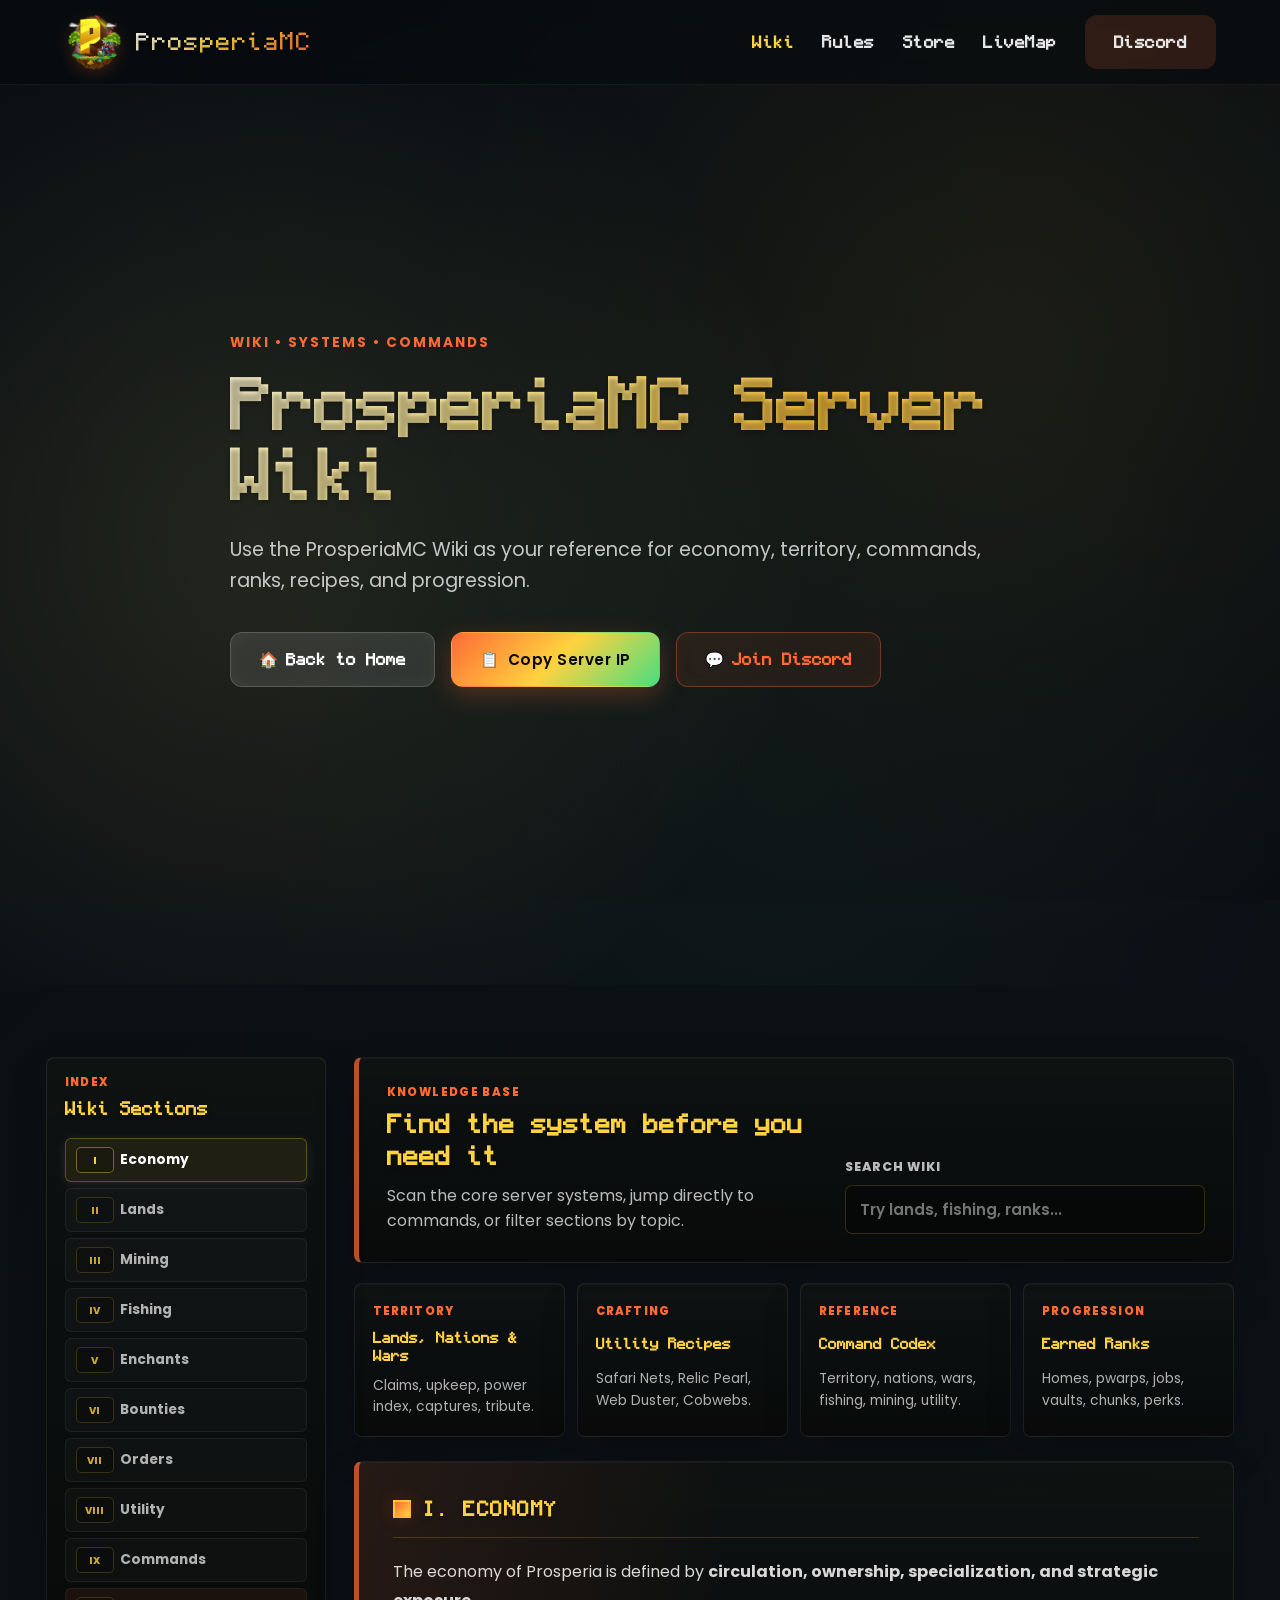
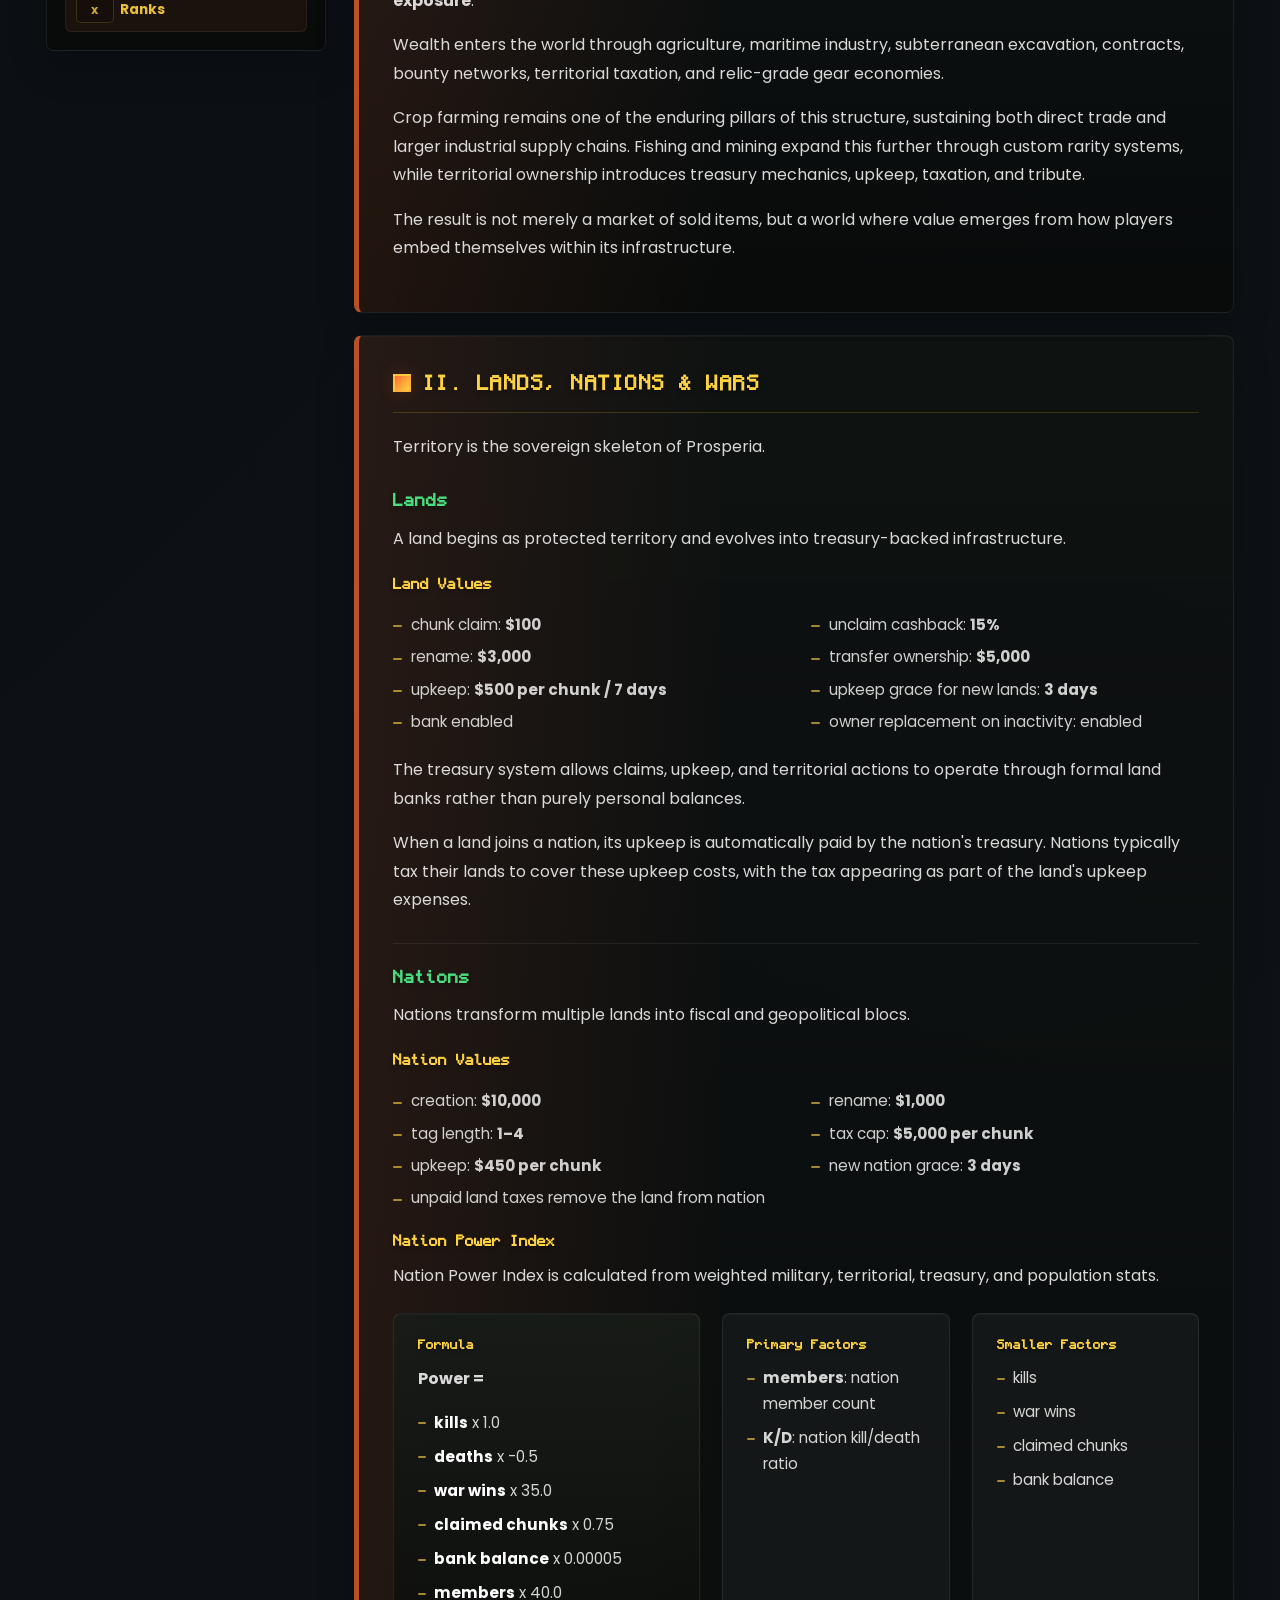
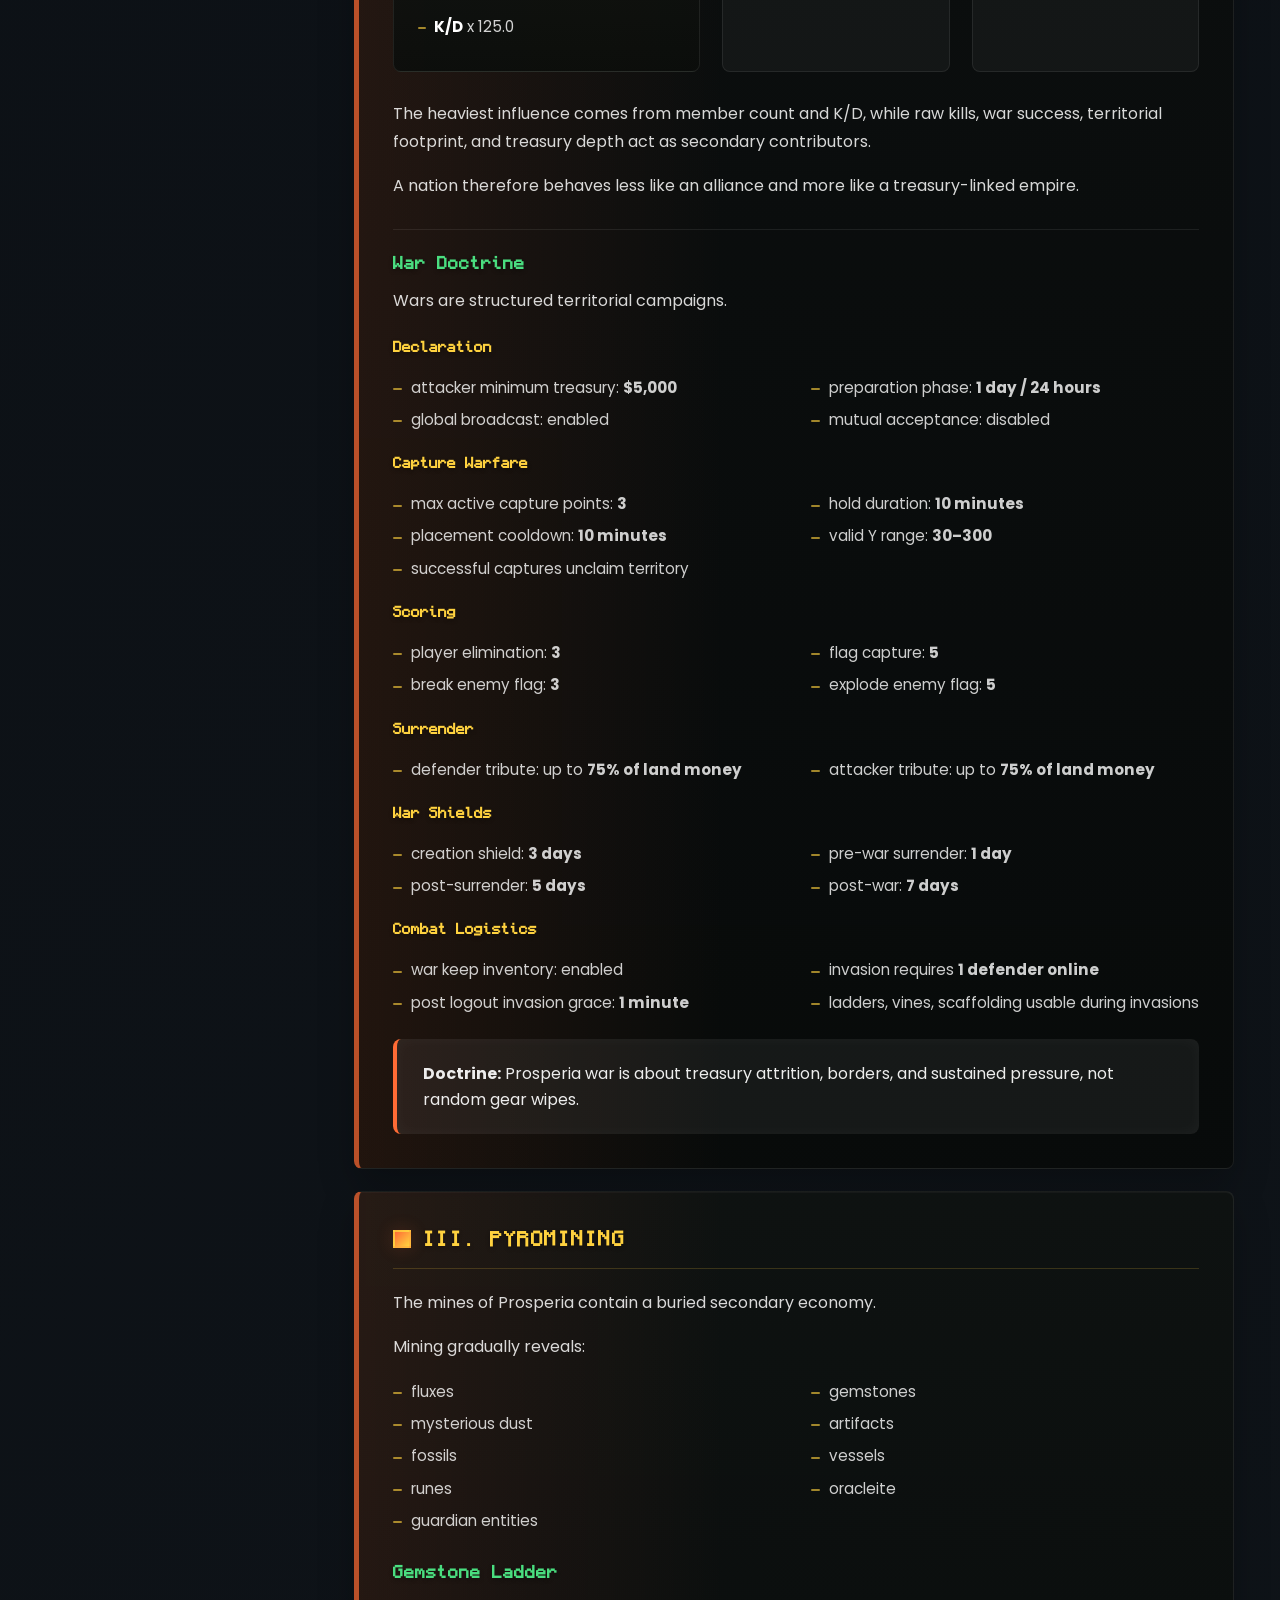
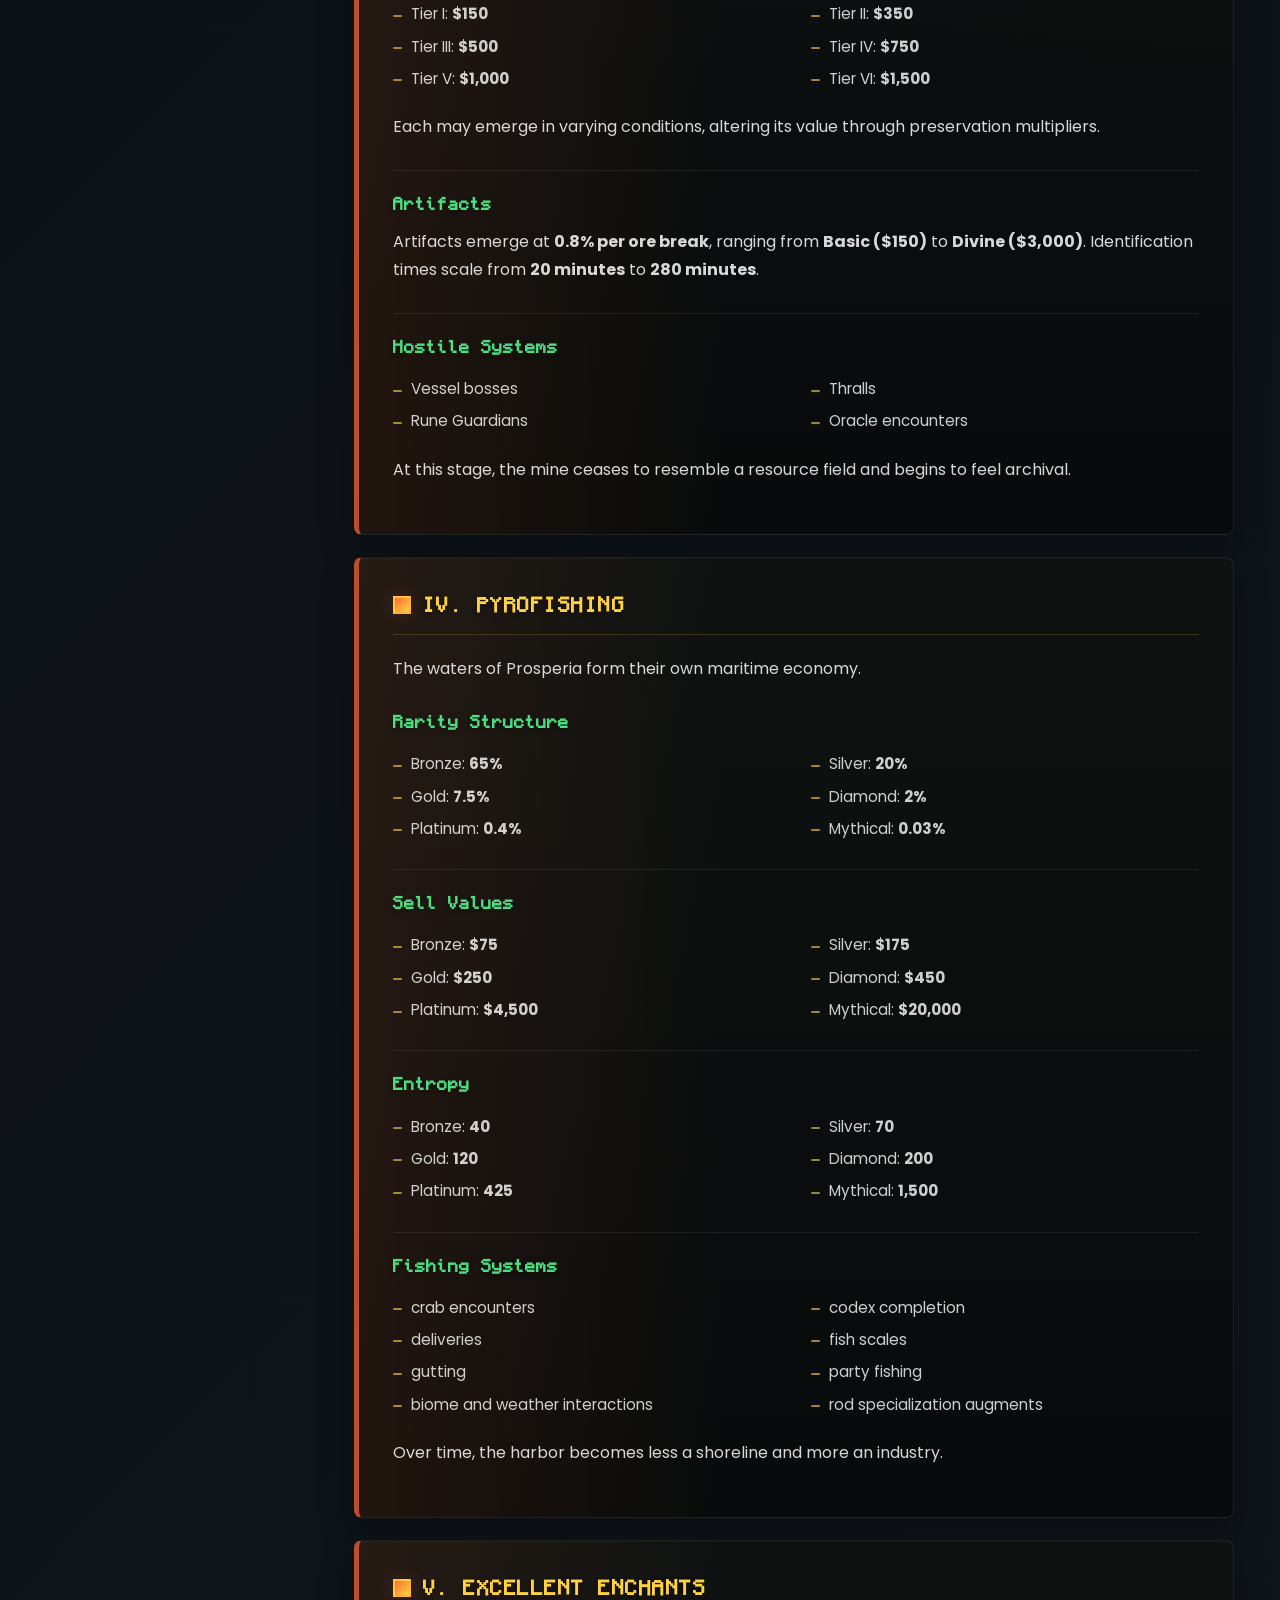
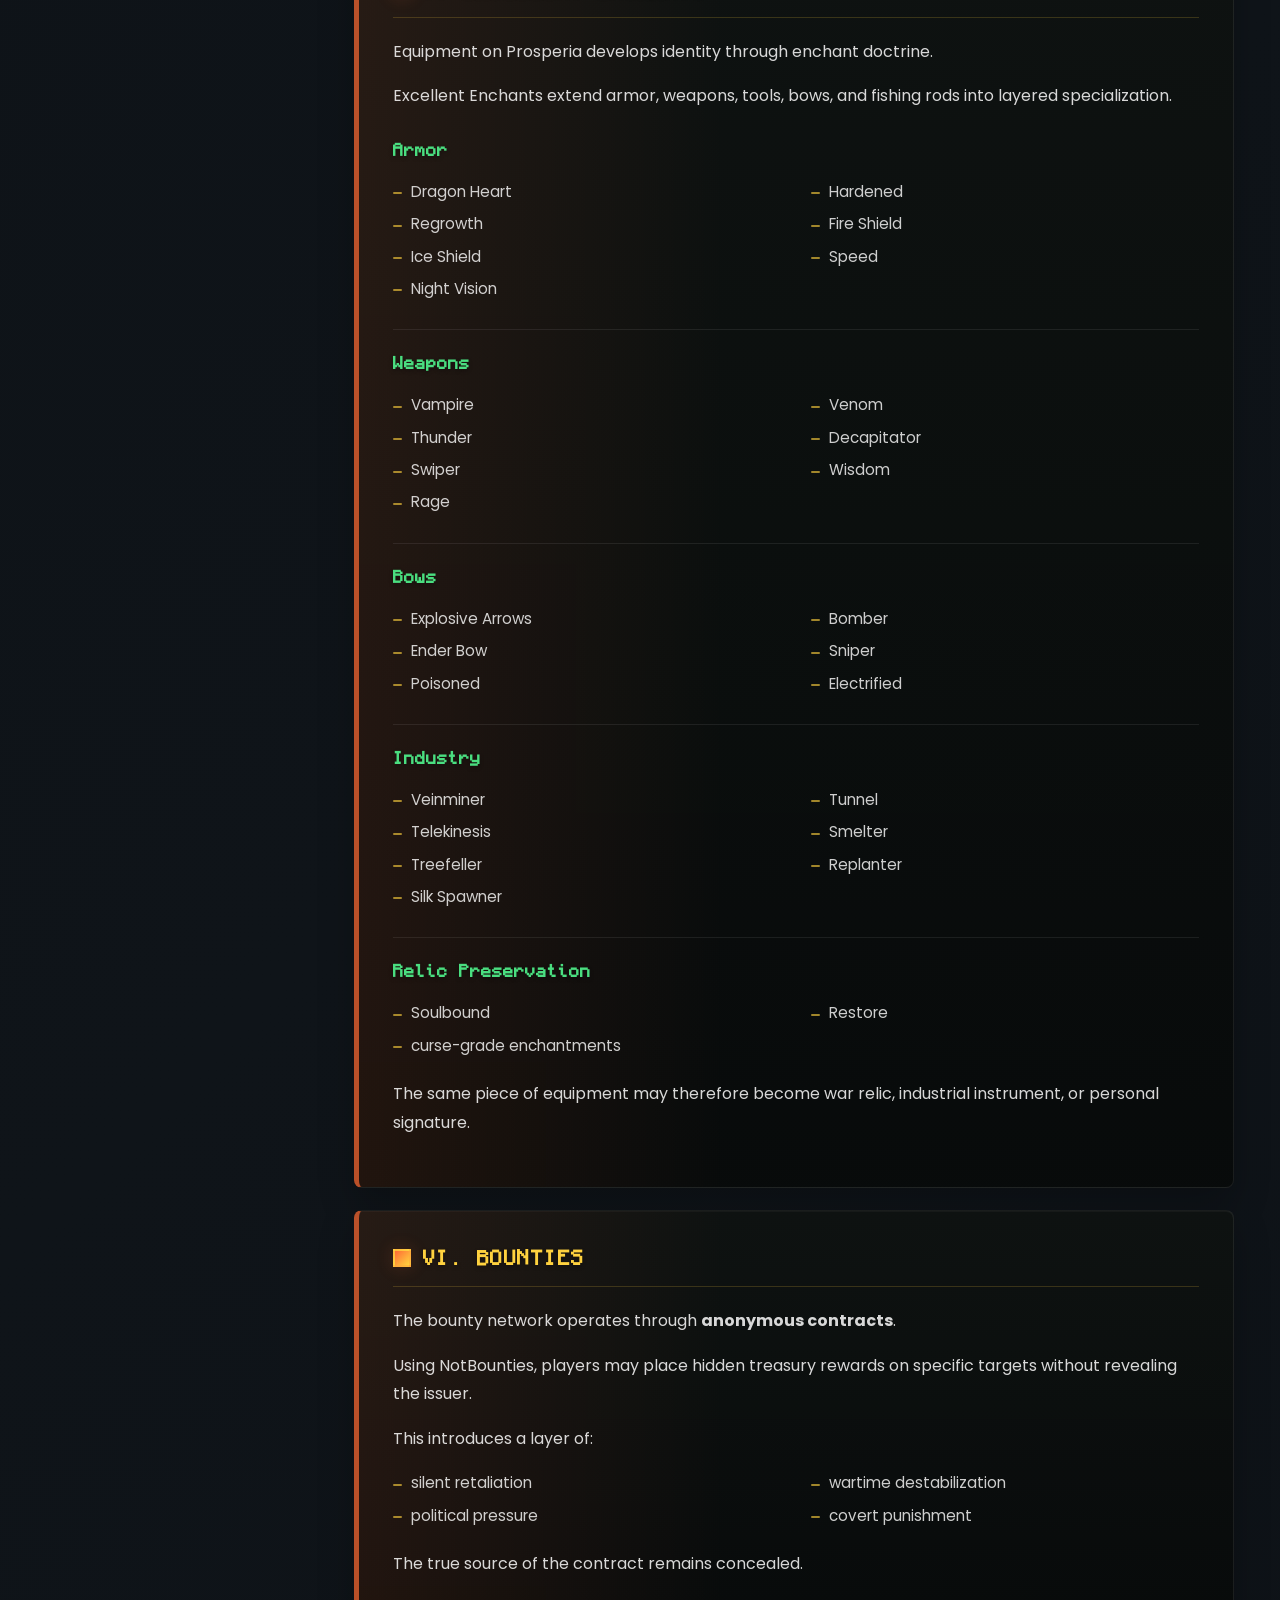
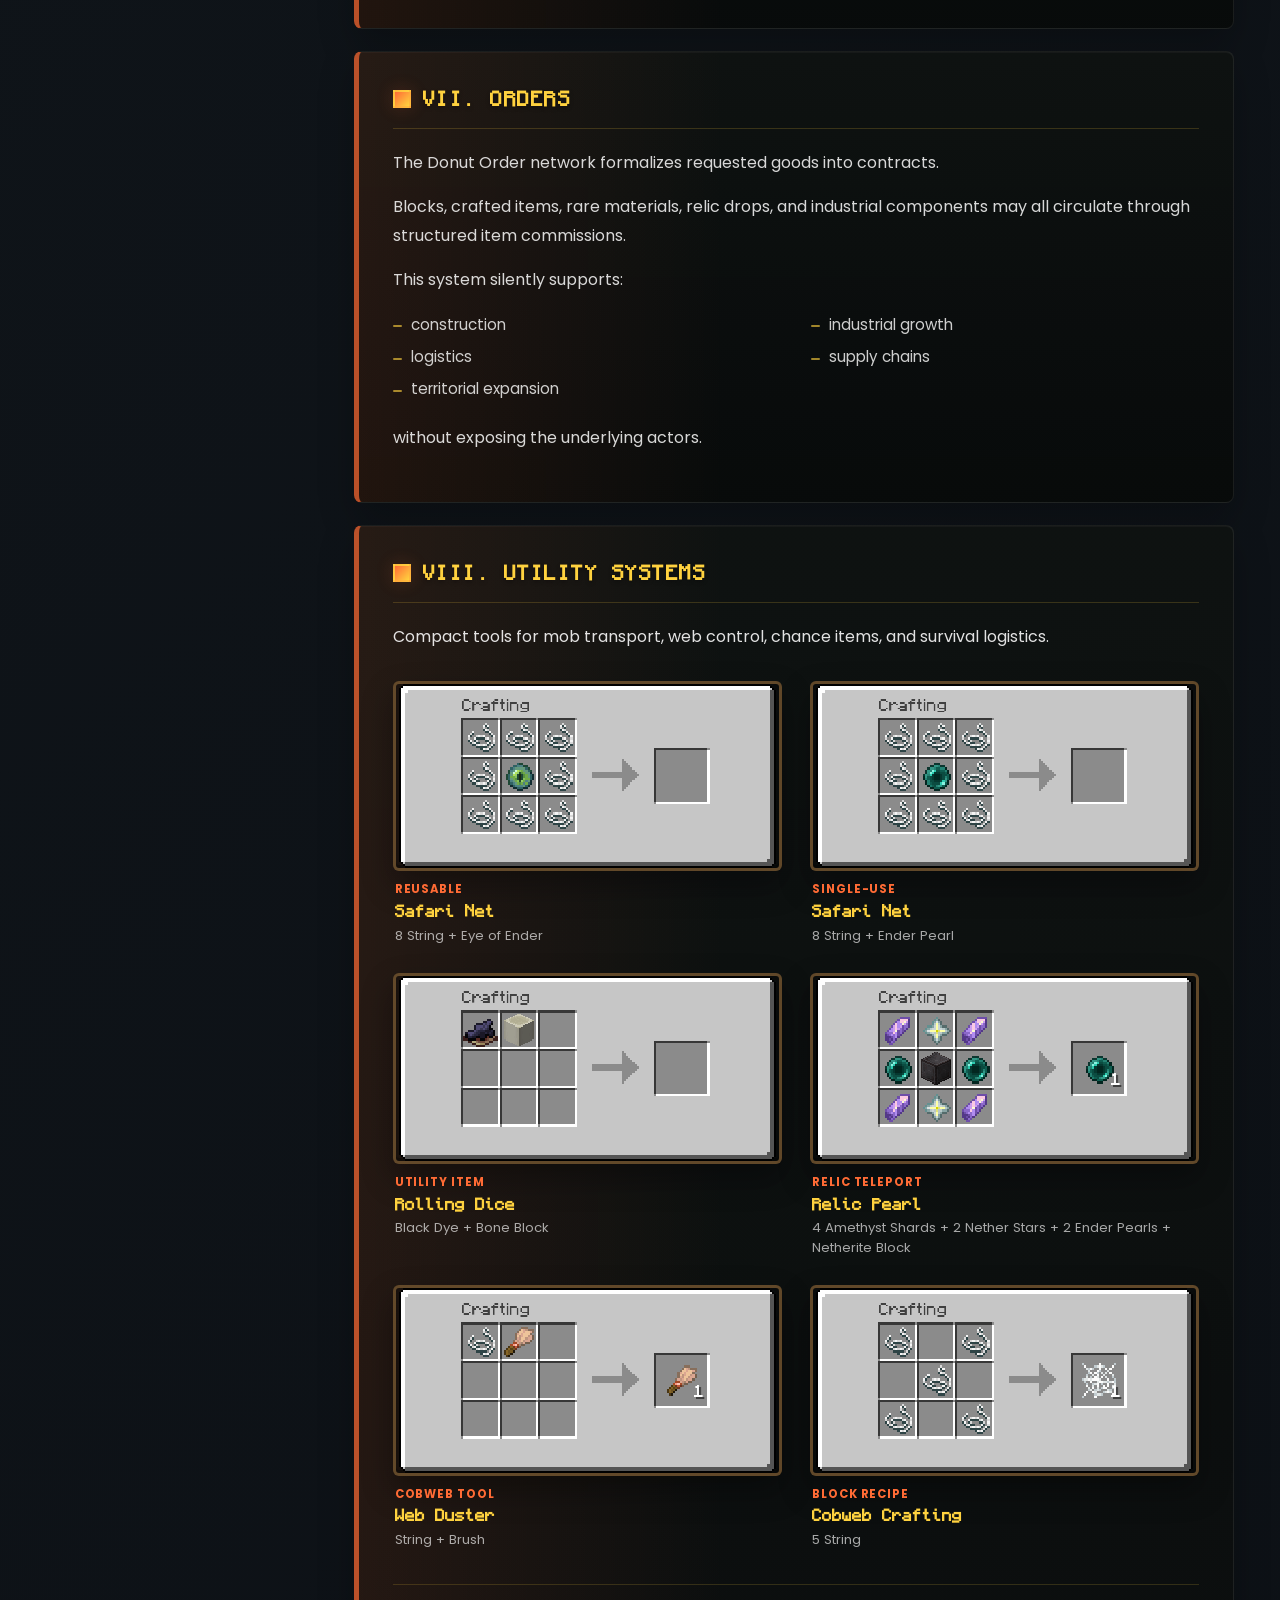
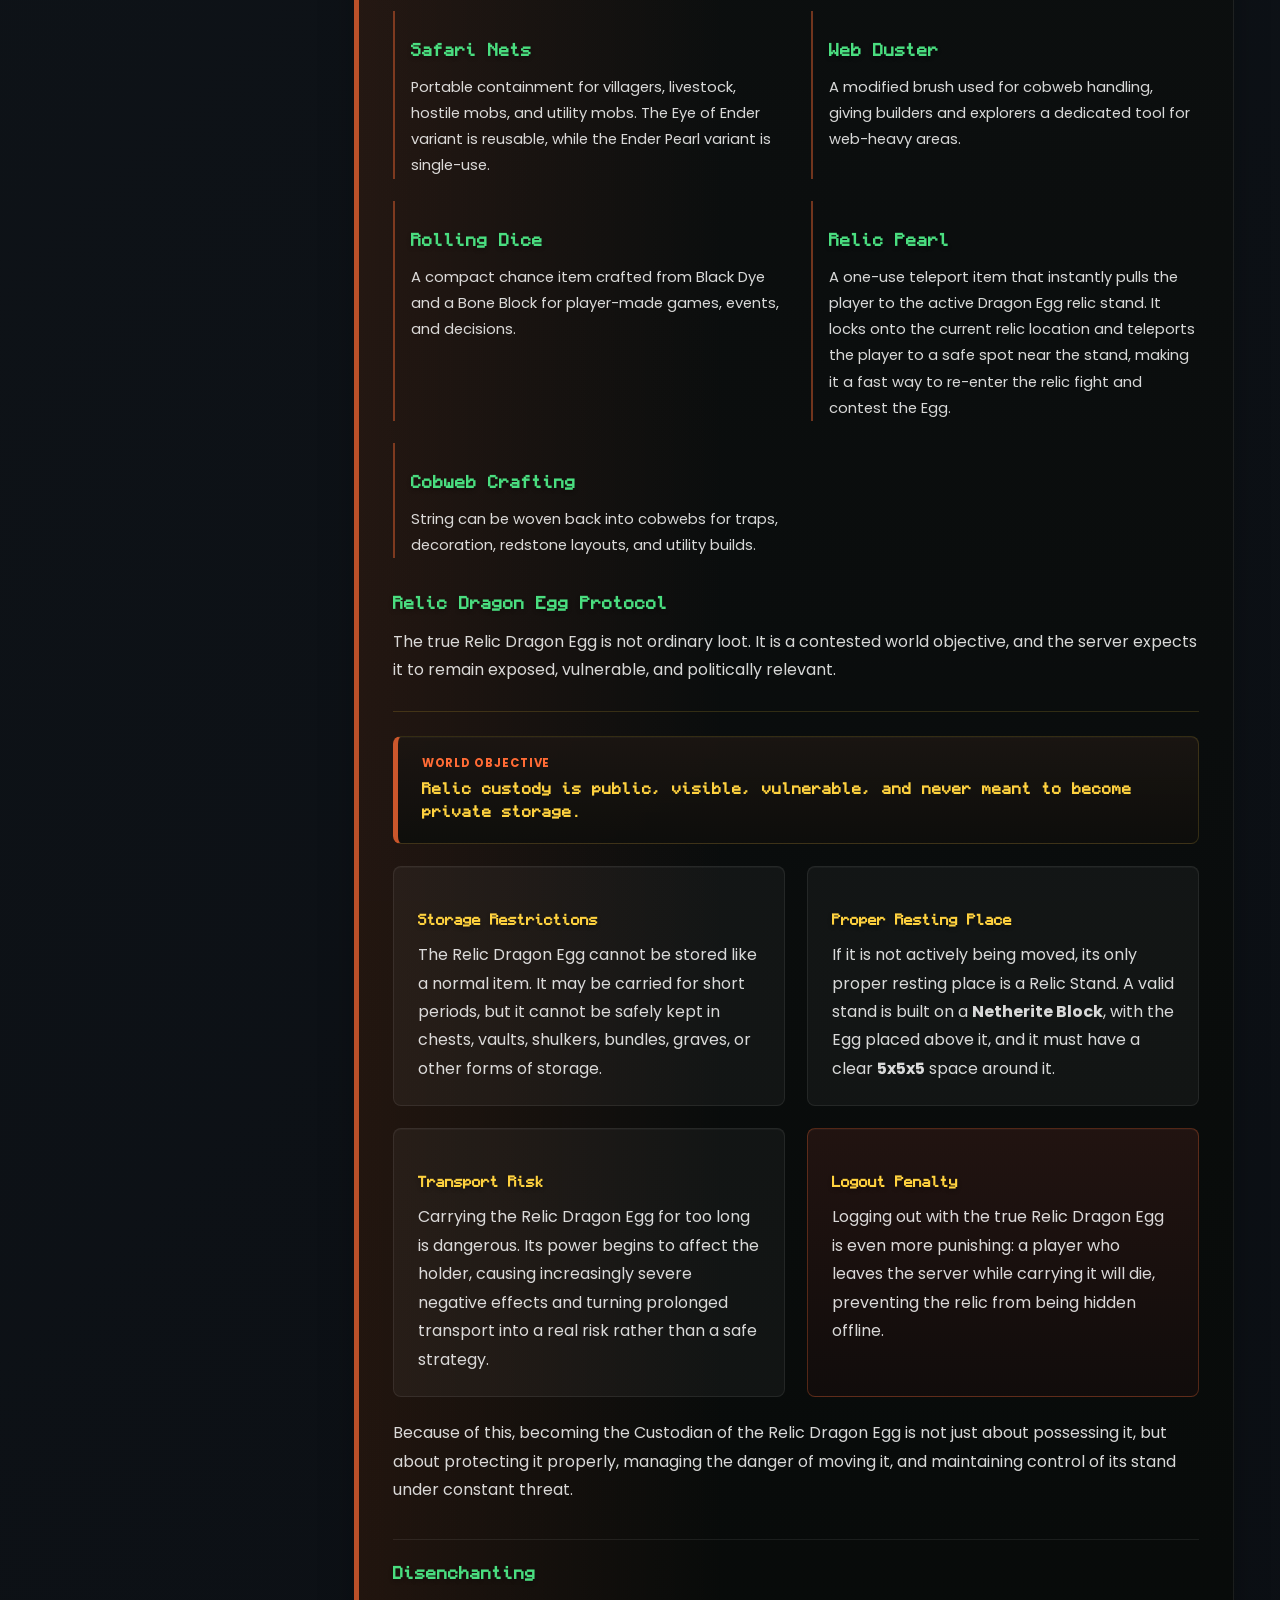
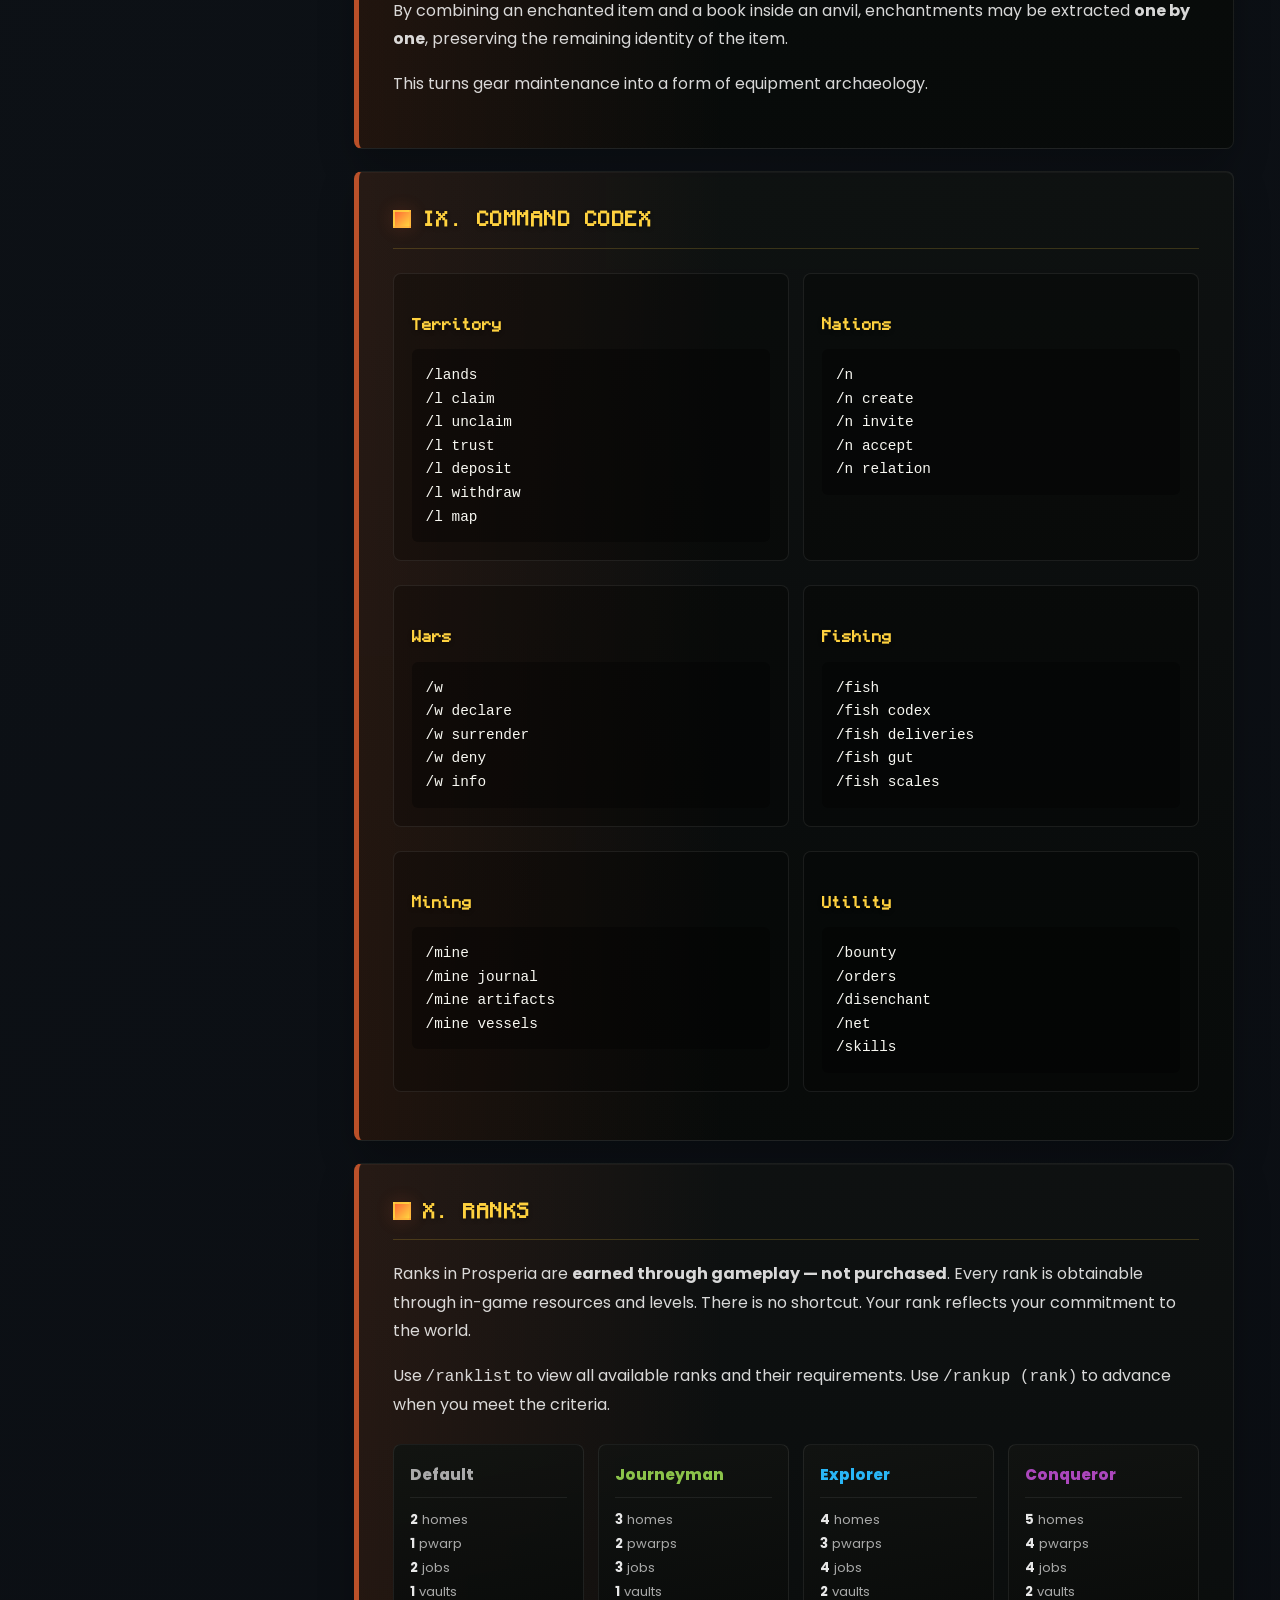
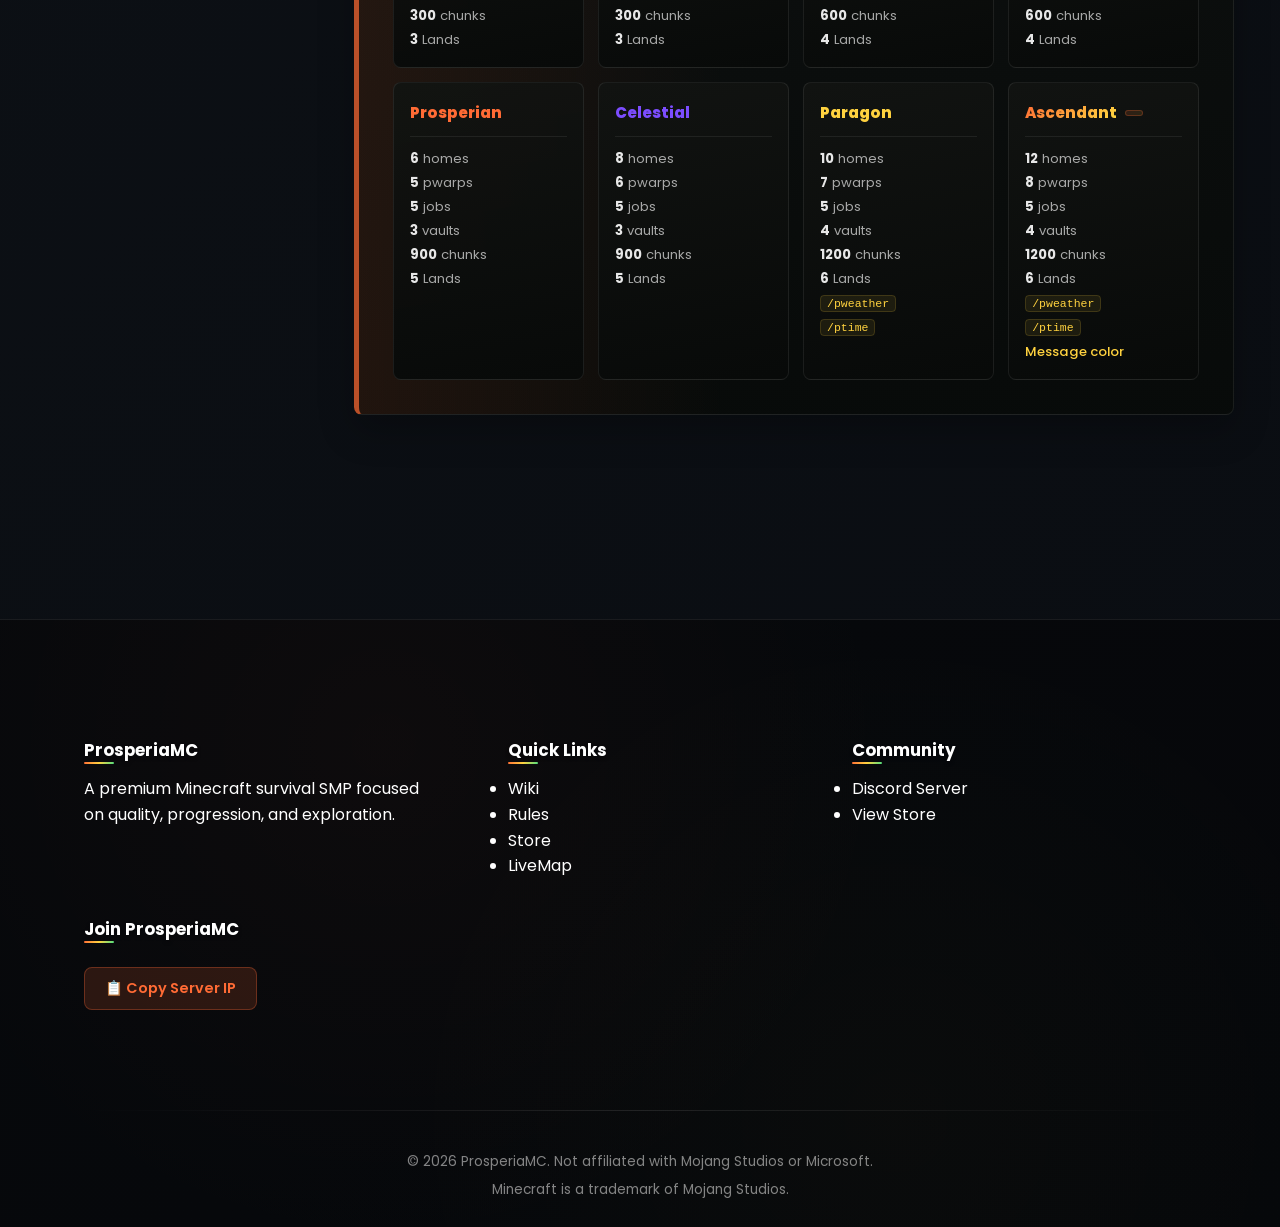
<file: wiki.html>
<!DOCTYPE html>
<html lang="en">
<head>
  <meta charset="UTF-8" />
  <meta name="viewport" content="width=device-width, initial-scale=1.0" />
  <meta name="description" content="ProsperiaMC Wiki | The central archive of the systems that govern wealth, territory, industry, conflict, and long-term identity." />
  <meta name="theme-color" content="#0b0f14" />
  <link rel="canonical" href="https://prosperiamc.com/wiki.html" />
  <title>ProsperiaMC | Prosperia Wiki</title>
  <link rel="preconnect" href="https://fonts.googleapis.com" />
  <link rel="preconnect" href="https://fonts.gstatic.com" crossorigin />
  <link href="https://fonts.googleapis.com/css2?family=Poppins:wght@400;500;600;700;800;900&family=Press+Start+2P&display=swap" rel="stylesheet" />
  <link rel="stylesheet" href="style.css" />
  <!-- Google AdSense verification code -->
  <script async src="https://pagead2.googlesyndication.com/pagead/js/adsbygoogle.js?client=ca-pub-5962027787161870" crossorigin="anonymous"></script>
</head>
<body class="wiki-page">
  <header class="navbar" id="navbar">
    <div class="container nav-content">
      <a href="index.html" class="logo">
        <img src="assets/icons/ProsperiaMC logo1.png" alt="ProsperiaMC logo" class="logo-img" width="1081" height="1081" decoding="async" />
        <span class="logo-text">ProsperiaMC</span>
      </a>

      <nav class="nav-links" id="primary-navigation" aria-label="Primary navigation">
        <a href="wiki.html" aria-current="page">Wiki</a>
        <a href="rules.html">Rules</a>
        <a href="https://shop.prosperiamc.com/" target="_blank" rel="noopener noreferrer">Store</a>
        <a href="https://bit.ly/prosperiamc" target="_blank" rel="noopener noreferrer">LiveMap</a>
        <a href="https://www.discord.gg/T3ed7sV3uz" class="btn btn-nav-discord" target="_blank" rel="noopener noreferrer">Discord</a>
      </nav>

      <button class="mobile-menu-btn" id="mobile-menu-btn" type="button" aria-label="Toggle menu" aria-controls="primary-navigation" aria-expanded="false">
        <span></span>
        <span></span>
        <span></span>
      </button>
    </div>
  </header>

  <section class="hero rules-hero">
    <div class="hero-overlay"></div>
    <div class="container hero-content">
      <p class="eyebrow">Wiki • Systems • Commands</p>
      <h1 class="title-gold-glow">ProsperiaMC Server Wiki</h1>
      <p class="hero-text">
        Use the ProsperiaMC Wiki as your reference for economy, territory, commands, ranks, recipes, and progression.
      </p>

      <div class="hero-buttons">
        <a href="index.html" class="btn btn-secondary">
          <span>&#x1F3E0;</span> Back to Home
        </a>
        <button class="btn btn-primary" type="button" onclick="copyIP()">
          <span>&#x1F4CB;</span> Copy Server IP
        </button>
        <a href="https://www.discord.gg/T3ed7sV3uz" class="btn btn-tertiary" target="_blank" rel="noopener noreferrer">
          <span>&#x1F4AC;</span> Join Discord
        </a>
      </div>
      <p id="copy-message" class="copy-message" role="status" aria-live="polite"></p>
    </div>
  </section>

  <section class="wiki wiki-redesign" aria-labelledby="wiki-index-title">
    <div class="container wiki-shell">
      <aside class="wiki-sidebar" aria-label="Wiki section index">
        <div class="wiki-sidebar-card">
          <p class="wiki-kicker">Index</p>
          <h2 id="wiki-index-title">Wiki Sections</h2>
          <nav class="wiki-pill-nav">
            <a href="#economy" class="pill-link" data-index="I">Economy</a>
            <a href="#lands-nations-wars" class="pill-link" data-index="II">Lands</a>
            <a href="#pyromining" class="pill-link" data-index="III">Mining</a>
            <a href="#pyrofishing" class="pill-link" data-index="IV">Fishing</a>
            <a href="#excellent-enchants" class="pill-link" data-index="V">Enchants</a>
            <a href="#bounties" class="pill-link" data-index="VI">Bounties</a>
            <a href="#orders" class="pill-link" data-index="VII">Orders</a>
            <a href="#utility-systems" class="pill-link" data-index="VIII">Utility</a>
            <a href="#command-codex" class="pill-link" data-index="IX">Commands</a>
            <a href="#ranks" class="pill-link pill-cta" data-index="X">Ranks</a>
          </nav>
        </div>
      </aside>

      <main class="wiki-main">
        <div class="wiki-toolbar">
          <div>
            <p class="wiki-kicker">Knowledge Base</p>
            <h2>Find the system before you need it</h2>
            <p>Scan the core server systems, jump directly to commands, or filter sections by topic.</p>
          </div>

          <label class="wiki-search" for="wiki-search">
            <span>Search wiki</span>
            <input id="wiki-search" type="search" placeholder="Try lands, fishing, ranks..." autocomplete="off" />
          </label>
        </div>

        <div class="wiki-overview-grid" aria-label="Common wiki shortcuts">
          <a href="#lands-nations-wars" class="wiki-overview-card">
            <span>Territory</span>
            <strong>Lands, Nations & Wars</strong>
            <small>Claims, upkeep, power index, captures, tribute.</small>
          </a>
          <a href="#utility-systems" class="wiki-overview-card">
            <span>Crafting</span>
            <strong>Utility Recipes</strong>
            <small>Safari Nets, Relic Pearl, Web Duster, Cobwebs.</small>
          </a>
          <a href="#command-codex" class="wiki-overview-card">
            <span>Reference</span>
            <strong>Command Codex</strong>
            <small>Territory, nations, wars, fishing, mining, utility.</small>
          </a>
          <a href="#ranks" class="wiki-overview-card">
            <span>Progression</span>
            <strong>Earned Ranks</strong>
            <small>Homes, pwarps, jobs, vaults, chunks, perks.</small>
          </a>
        </div>

        <p id="wiki-empty-message" class="wiki-empty-message" hidden>No wiki sections match that search.</p>

        <div class="wiki-thread-list" id="wiki-results">

          <div id="economy" class="wiki-thread">
            <h3>I. ECONOMY</h3>
            <p>The economy of Prosperia is defined by <strong>circulation, ownership, specialization, and strategic exposure</strong>.</p>
            <p>Wealth enters the world through agriculture, maritime industry, subterranean excavation, contracts, bounty networks, territorial taxation, and relic-grade gear economies.</p>
            <p>Crop farming remains one of the enduring pillars of this structure, sustaining both direct trade and larger industrial supply chains. Fishing and mining expand this further through custom rarity systems, while territorial ownership introduces treasury mechanics, upkeep, taxation, and tribute.</p>
            <p>The result is not merely a market of sold items, but a world where value emerges from how players embed themselves within its infrastructure.</p>
          </div>

          <div id="lands-nations-wars" class="wiki-thread">
            <h3>II. LANDS, NATIONS & WARS</h3>
            <p>Territory is the sovereign skeleton of Prosperia.</p>
            <h4>Lands</h4>
            <p>A land begins as protected territory and evolves into treasury-backed infrastructure.</p>
            <h5>Land Values</h5>
            <ul>
              <li>chunk claim: <strong>$100</strong></li>
              <li>unclaim cashback: <strong>15%</strong></li>
              <li>rename: <strong>$3,000</strong></li>
              <li>transfer ownership: <strong>$5,000</strong></li>
              <li>upkeep: <strong>$500 per chunk / 7 days</strong></li>
              <li>upkeep grace for new lands: <strong>3 days</strong></li>
              <li>bank enabled</li>
              <li>owner replacement on inactivity: enabled</li>
            </ul>
            <p>The treasury system allows claims, upkeep, and territorial actions to operate through formal land banks rather than purely personal balances.</p>
            <p>When a land joins a nation, its upkeep is automatically paid by the nation's treasury. Nations typically tax their lands to cover these upkeep costs, with the tax appearing as part of the land's upkeep expenses.</p>
            <h4>Nations</h4>
            <p>Nations transform multiple lands into fiscal and geopolitical blocs.</p>
            <h5>Nation Values</h5>
            <ul>
              <li>creation: <strong>$10,000</strong></li>
              <li>rename: <strong>$1,000</strong></li>
              <li>tag length: <strong>1–4</strong></li>
              <li>tax cap: <strong>$5,000 per chunk</strong></li>
              <li>upkeep: <strong>$450 per chunk</strong></li>
              <li>new nation grace: <strong>3 days</strong></li>
              <li>unpaid land taxes remove the land from nation</li>
            </ul>
            <h5>Nation Power Index</h5>
            <p>Nation Power Index is calculated from weighted military, territorial, treasury, and population stats.</p>
            <div class="nation-power-grid">
              <div class="nation-power-card nation-power-formula">
                <h6>Formula</h6>
                <p class="nation-power-equals"><strong>Power =</strong></p>
                <ul>
                  <li><strong>kills</strong> x 1.0</li>
                  <li><strong>deaths</strong> x -0.5</li>
                  <li><strong>war wins</strong> x 35.0</li>
                  <li><strong>claimed chunks</strong> x 0.75</li>
                  <li><strong>bank balance</strong> x 0.00005</li>
                  <li><strong>members</strong> x 40.0</li>
                  <li><strong>K/D</strong> x 125.0</li>
                </ul>
              </div>
              <div class="nation-power-card">
                <h6>Primary Factors</h6>
                <ul>
                  <li><strong>members</strong>: nation member count</li>
                  <li><strong>K/D</strong>: nation kill/death ratio</li>
                </ul>
              </div>
              <div class="nation-power-card">
                <h6>Smaller Factors</h6>
                <ul>
                  <li>kills</li>
                  <li>war wins</li>
                  <li>claimed chunks</li>
                  <li>bank balance</li>
                </ul>
              </div>
            </div>
            <p>The heaviest influence comes from member count and K/D, while raw kills, war success, territorial footprint, and treasury depth act as secondary contributors.</p>
            <p>A nation therefore behaves less like an alliance and more like a treasury-linked empire.</p>
            <h4>War Doctrine</h4>
            <p>Wars are structured territorial campaigns.</p>
            <h5>Declaration</h5>
            <ul>
              <li>attacker minimum treasury: <strong>$5,000</strong></li>
              <li>preparation phase: <strong>1 day / 24 hours</strong></li>
              <li>global broadcast: enabled</li>
              <li>mutual acceptance: disabled</li>
            </ul>
            <h5>Capture Warfare</h5>
            <ul>
              <li>max active capture points: <strong>3</strong></li>
              <li>hold duration: <strong>10 minutes</strong></li>
              <li>placement cooldown: <strong>10 minutes</strong></li>
              <li>valid Y range: <strong>30–300</strong></li>
              <li>successful captures unclaim territory</li>
            </ul>
            <h5>Scoring</h5>
            <ul>
              <li>player elimination: <strong>3</strong></li>
              <li>flag capture: <strong>5</strong></li>
              <li>break enemy flag: <strong>3</strong></li>
              <li>explode enemy flag: <strong>5</strong></li>
            </ul>
            <h5>Surrender</h5>
            <ul>
              <li>defender tribute: up to <strong>75% of land money</strong></li>
              <li>attacker tribute: up to <strong>75% of land money</strong></li>
            </ul>
            <h5>War Shields</h5>
            <ul>
              <li>creation shield: <strong>3 days</strong></li>
              <li>pre-war surrender: <strong>1 day</strong></li>
              <li>post-surrender: <strong>5 days</strong></li>
              <li>post-war: <strong>7 days</strong></li>
            </ul>
            <h5>Combat Logistics</h5>
            <ul>
              <li>war keep inventory: enabled</li>
              <li>invasion requires <strong>1 defender online</strong></li>
              <li>post logout invasion grace: <strong>1 minute</strong></li>
              <li>ladders, vines, scaffolding usable during invasions</li>
            </ul>
            <div class="note-box">
              <strong>Doctrine:</strong> Prosperia war is about treasury attrition, borders, and sustained pressure, not random gear wipes.
            </div>
          </div>

          <div id="pyromining" class="wiki-thread">
            <h3>III. PYROMINING</h3>
            <p>The mines of Prosperia contain a buried secondary economy.</p>
            <p>Mining gradually reveals:</p>
            <ul>
              <li>fluxes</li>
              <li>gemstones</li>
              <li>mysterious dust</li>
              <li>artifacts</li>
              <li>fossils</li>
              <li>vessels</li>
              <li>runes</li>
              <li>oracleite</li>
              <li>guardian entities</li>
            </ul>
            <h4>Gemstone Ladder</h4>
            <ul>
              <li>Tier I: <strong>$150</strong></li>
              <li>Tier II: <strong>$350</strong></li>
              <li>Tier III: <strong>$500</strong></li>
              <li>Tier IV: <strong>$750</strong></li>
              <li>Tier V: <strong>$1,000</strong></li>
              <li>Tier VI: <strong>$1,500</strong></li>
            </ul>
            <p>Each may emerge in varying conditions, altering its value through preservation multipliers.</p>
            <h4>Artifacts</h4>
            <p>Artifacts emerge at <strong>0.8% per ore break</strong>, ranging from <strong>Basic ($150)</strong> to <strong>Divine ($3,000)</strong>. Identification times scale from <strong>20 minutes</strong> to <strong>280 minutes</strong>.</p>
            <h4>Hostile Systems</h4>
            <ul>
              <li>Vessel bosses</li>
              <li>Thralls</li>
              <li>Rune Guardians</li>
              <li>Oracle encounters</li>
            </ul>
            <p>At this stage, the mine ceases to resemble a resource field and begins to feel archival.</p>
          </div>

          <div id="pyrofishing" class="wiki-thread">
            <h3>IV. PYROFISHING</h3>
            <p>The waters of Prosperia form their own maritime economy.</p>
            <h4>Rarity Structure</h4>
            <ul>
              <li>Bronze: <strong>65%</strong></li>
              <li>Silver: <strong>20%</strong></li>
              <li>Gold: <strong>7.5%</strong></li>
              <li>Diamond: <strong>2%</strong></li>
              <li>Platinum: <strong>0.4%</strong></li>
              <li>Mythical: <strong>0.03%</strong></li>
            </ul>
            <h4>Sell Values</h4>
            <ul>
              <li>Bronze: <strong>$75</strong></li>
              <li>Silver: <strong>$175</strong></li>
              <li>Gold: <strong>$250</strong></li>
              <li>Diamond: <strong>$450</strong></li>
              <li>Platinum: <strong>$4,500</strong></li>
              <li>Mythical: <strong>$20,000</strong></li>
            </ul>
            <h4>Entropy</h4>
            <ul>
              <li>Bronze: <strong>40</strong></li>
              <li>Silver: <strong>70</strong></li>
              <li>Gold: <strong>120</strong></li>
              <li>Diamond: <strong>200</strong></li>
              <li>Platinum: <strong>425</strong></li>
              <li>Mythical: <strong>1,500</strong></li>
            </ul>
            <h4>Fishing Systems</h4>
            <ul>
              <li>crab encounters</li>
              <li>codex completion</li>
              <li>deliveries</li>
              <li>fish scales</li>
              <li>gutting</li>
              <li>party fishing</li>
              <li>biome and weather interactions</li>
              <li>rod specialization augments</li>
            </ul>
            <p>Over time, the harbor becomes less a shoreline and more an industry.</p>
          </div>

          <div id="excellent-enchants" class="wiki-thread">
            <h3>V. EXCELLENT ENCHANTS</h3>
            <p>Equipment on Prosperia develops identity through enchant doctrine.</p>
            <p>Excellent Enchants extend armor, weapons, tools, bows, and fishing rods into layered specialization.</p>
            <h4>Armor</h4>
            <ul>
              <li>Dragon Heart</li>
              <li>Hardened</li>
              <li>Regrowth</li>
              <li>Fire Shield</li>
              <li>Ice Shield</li>
              <li>Speed</li>
              <li>Night Vision</li>
            </ul>
            <h4>Weapons</h4>
            <ul>
              <li>Vampire</li>
              <li>Venom</li>
              <li>Thunder</li>
              <li>Decapitator</li>
              <li>Swiper</li>
              <li>Wisdom</li>
              <li>Rage</li>
            </ul>
            <h4>Bows</h4>
            <ul>
              <li>Explosive Arrows</li>
              <li>Bomber</li>
              <li>Ender Bow</li>
              <li>Sniper</li>
              <li>Poisoned</li>
              <li>Electrified</li>
            </ul>
            <h4>Industry</h4>
            <ul>
              <li>Veinminer</li>
              <li>Tunnel</li>
              <li>Telekinesis</li>
              <li>Smelter</li>
              <li>Treefeller</li>
              <li>Replanter</li>
              <li>Silk Spawner</li>
            </ul>
            <h4>Relic Preservation</h4>
            <ul>
              <li>Soulbound</li>
              <li>Restore</li>
              <li>curse-grade enchantments</li>
            </ul>
            <p>The same piece of equipment may therefore become war relic, industrial instrument, or personal signature.</p>
          </div>

          <div id="bounties" class="wiki-thread">
            <h3>VI. BOUNTIES</h3>
            <p>The bounty network operates through <strong>anonymous contracts</strong>.</p>
            <p>Using NotBounties, players may place hidden treasury rewards on specific targets without revealing the issuer.</p>
            <p>This introduces a layer of:</p>
            <ul>
              <li>silent retaliation</li>
              <li>wartime destabilization</li>
              <li>political pressure</li>
              <li>covert punishment</li>
            </ul>
            <p>The true source of the contract remains concealed.</p>
          </div>

          <div id="orders" class="wiki-thread">
            <h3>VII. ORDERS</h3>
            <p>The Donut Order network formalizes requested goods into contracts.</p>
            <p>Blocks, crafted items, rare materials, relic drops, and industrial components may all circulate through structured item commissions.</p>
            <p>This system silently supports:</p>
            <ul>
              <li>construction</li>
              <li>industrial growth</li>
              <li>logistics</li>
              <li>supply chains</li>
              <li>territorial expansion</li>
            </ul>
            <p>without exposing the underlying actors.</p>
          </div>

          <div id="utility-systems" class="wiki-thread">
            <h3>VIII. UTILITY SYSTEMS</h3>
            <p class="utility-lead">Compact tools for mob transport, web control, chance items, and survival logistics.</p>

            <div class="utility-recipe-grid" aria-label="Utility crafting recipes">
              <figure class="utility-recipe">
                <img src="assets/wiki/safari-net-reusable-recipe.png" alt="Reusable Safari Net crafting recipe" loading="lazy" />
                <figcaption>
                  <span>Reusable</span>
                  <strong>Safari Net</strong>
                  <small>8 String + Eye of Ender</small>
                </figcaption>
              </figure>

              <figure class="utility-recipe">
                <img src="assets/wiki/safari-net-single-use-recipe.png" alt="Single-use Safari Net crafting recipe" loading="lazy" />
                <figcaption>
                  <span>Single-use</span>
                  <strong>Safari Net</strong>
                  <small>8 String + Ender Pearl</small>
                </figcaption>
              </figure>

              <figure class="utility-recipe">
                <img src="assets/wiki/rolling-dice-recipe.png" alt="Rolling Dice crafting recipe" loading="lazy" />
                <figcaption>
                  <span>Utility item</span>
                  <strong>Rolling Dice</strong>
                  <small>Black Dye + Bone Block</small>
                </figcaption>
              </figure>

              <figure class="utility-recipe">
                <img src="assets/wiki/relic-pearl-recipe.png" alt="Relic Pearl crafting recipe" loading="lazy" />
                <figcaption>
                  <span>Relic teleport</span>
                  <strong>Relic Pearl</strong>
                  <small>4 Amethyst Shards + 2 Nether Stars + 2 Ender Pearls + Netherite Block</small>
                </figcaption>
              </figure>

              <figure class="utility-recipe">
                <img src="assets/wiki/web-duster-recipe.png" alt="Web Duster crafting recipe" loading="lazy" />
                <figcaption>
                  <span>Cobweb tool</span>
                  <strong>Web Duster</strong>
                  <small>String + Brush</small>
                </figcaption>
              </figure>

              <figure class="utility-recipe">
                <img src="assets/wiki/cobweb-recipe.png" alt="Cobweb crafting recipe" loading="lazy" />
                <figcaption>
                  <span>Block recipe</span>
                  <strong>Cobweb Crafting</strong>
                  <small>5 String</small>
                </figcaption>
              </figure>
            </div>

            <div class="utility-detail-grid">
              <div class="utility-detail">
                <h4>Safari Nets</h4>
                <p>Portable containment for villagers, livestock, hostile mobs, and utility mobs. The Eye of Ender variant is reusable, while the Ender Pearl variant is single-use.</p>
              </div>
              <div class="utility-detail">
                <h4>Web Duster</h4>
                <p>A modified brush used for cobweb handling, giving builders and explorers a dedicated tool for web-heavy areas.</p>
              </div>
              <div class="utility-detail">
                <h4>Rolling Dice</h4>
                <p>A compact chance item crafted from Black Dye and a Bone Block for player-made games, events, and decisions.</p>
              </div>
              <div class="utility-detail">
                <h4>Relic Pearl</h4>
                <p>A one-use teleport item that instantly pulls the player to the active Dragon Egg relic stand. It locks onto the current relic location and teleports the player to a safe spot near the stand, making it a fast way to re-enter the relic fight and contest the Egg.</p>
              </div>
              <div class="utility-detail">
                <h4>Cobweb Crafting</h4>
                <p>String can be woven back into cobwebs for traps, decoration, redstone layouts, and utility builds.</p>
              </div>
            </div>

            <h4>Relic Dragon Egg Protocol</h4>
            <p>The true Relic Dragon Egg is not ordinary loot. It is a contested world objective, and the server expects it to remain exposed, vulnerable, and politically relevant.</p>

            <div class="relic-egg-dossier">
              <div class="relic-egg-banner">
                <span>World Objective</span>
                <strong>Relic custody is public, visible, vulnerable, and never meant to become private storage.</strong>
              </div>

              <div class="relic-egg-grid">
                <div class="relic-egg-card">
                  <h5>Storage Restrictions</h5>
                  <p>The Relic Dragon Egg cannot be stored like a normal item. It may be carried for short periods, but it cannot be safely kept in chests, vaults, shulkers, bundles, graves, or other forms of storage.</p>
                </div>

                <div class="relic-egg-card">
                  <h5>Proper Resting Place</h5>
                  <p>If it is not actively being moved, its only proper resting place is a Relic Stand. A valid stand is built on a <strong>Netherite Block</strong>, with the Egg placed above it, and it must have a clear <strong>5x5x5</strong> space around it.</p>
                </div>

                <div class="relic-egg-card">
                  <h5>Transport Risk</h5>
                  <p>Carrying the Relic Dragon Egg for too long is dangerous. Its power begins to affect the holder, causing increasingly severe negative effects and turning prolonged transport into a real risk rather than a safe strategy.</p>
                </div>

                <div class="relic-egg-card relic-egg-card-critical">
                  <h5>Logout Penalty</h5>
                  <p>Logging out with the true Relic Dragon Egg is even more punishing: a player who leaves the server while carrying it will die, preventing the relic from being hidden offline.</p>
                </div>
              </div>

              <p class="relic-egg-closing">Because of this, becoming the Custodian of the Relic Dragon Egg is not just about possessing it, but about protecting it properly, managing the danger of moving it, and maintaining control of its stand under constant threat.</p>
            </div>

            <h4>Disenchanting</h4>
            <p>By combining an enchanted item and a book inside an anvil, enchantments may be extracted <strong>one by one</strong>, preserving the remaining identity of the item.</p>
            <p>This turns gear maintenance into a form of equipment archaeology.</p>
          </div>

          <div id="command-codex" class="wiki-thread">
            <h3>IX. COMMAND CODEX</h3>
            <div class="code-grid">
              <div class="code-card">
                <h5>Territory</h5>
                <pre><code>/lands
/l claim
/l unclaim
/l trust
/l deposit
/l withdraw
/l map</code></pre>
              </div>
              <div class="code-card">
                <h5>Nations</h5>
                <pre><code>/n
/n create
/n invite
/n accept
/n relation</code></pre>
              </div>
            </div>
            <div class="code-grid">
              <div class="code-card">
                <h5>Wars</h5>
                <pre><code>/w
/w declare
/w surrender
/w deny
/w info</code></pre>
              </div>
              <div class="code-card">
                <h5>Fishing</h5>
                <pre><code>/fish
/fish codex
/fish deliveries
/fish gut
/fish scales</code></pre>
              </div>
            </div>
            <div class="code-grid">
              <div class="code-card">
                <h5>Mining</h5>
                <pre><code>/mine
/mine journal
/mine artifacts
/mine vessels</code></pre>
              </div>
              <div class="code-card">
                <h5>Utility</h5>
                <pre><code>/bounty
/orders
/disenchant
/net
/skills</code></pre>
              </div>
            </div>
          </div>

          <div id="ranks" class="wiki-thread">
            <h3>X. RANKS</h3>
            <p>Ranks in Prosperia are <strong>earned through gameplay — not purchased</strong>. Every rank is obtainable through in-game resources and levels. There is no shortcut. Your rank reflects your commitment to the world.</p>
            <p>Use <code>/ranklist</code> to view all available ranks and their requirements. Use <code>/rankup (rank)</code> to advance when you meet the criteria.</p>

            <div class="rank-grid">
              <div class="rank-card rank-default">
                <div class="rank-header">
                  <span class="rank-name">Default</span>
                </div>
                <ul class="rank-perks">
                  <li><strong>2</strong> homes</li>
                  <li><strong>1</strong> pwarp</li>
                  <li><strong>2</strong> jobs</li>
                  <li><strong>1</strong> vaults</li>
                  <li><strong>300</strong> chunks</li>
                  <li><strong>3</strong> Lands</li>
                </ul>
              </div>

              <div class="rank-card rank-journeyman">
                <div class="rank-header">
                  <span class="rank-name">Journeyman</span>
                </div>
                <ul class="rank-perks">
                  <li><strong>3</strong> homes</li>
                  <li><strong>2</strong> pwarps</li>
                  <li><strong>3</strong> jobs</li>
                  <li><strong>1</strong> vaults</li>
                  <li><strong>300</strong> chunks</li>
                  <li><strong>3</strong> Lands</li>
                </ul>
              </div>

              <div class="rank-card rank-explorer">
                <div class="rank-header">
                  <span class="rank-name">Explorer</span>
                </div>
                <ul class="rank-perks">
                  <li><strong>4</strong> homes</li>
                  <li><strong>3</strong> pwarps</li>
                  <li><strong>4</strong> jobs</li>
                  <li><strong>2</strong> vaults</li>
                  <li><strong>600</strong> chunks</li>
                  <li><strong>4</strong> Lands</li>
                </ul>
              </div>

              <div class="rank-card rank-conqueror">
                <div class="rank-header">
                  <span class="rank-name">Conqueror</span>
                </div>
                <ul class="rank-perks">
                  <li><strong>5</strong> homes</li>
                  <li><strong>4</strong> pwarps</li>
                  <li><strong>4</strong> jobs</li>
                  <li><strong>2</strong> vaults</li>
                  <li><strong>600</strong> chunks</li>
                  <li><strong>4</strong> Lands</li>
                </ul>
              </div>

              <div class="rank-card rank-prosperian">
                <div class="rank-header">
                  <span class="rank-name">Prosperian</span>
                </div>
                <ul class="rank-perks">
                  <li><strong>6</strong> homes</li>
                  <li><strong>5</strong> pwarps</li>
                  <li><strong>5</strong> jobs</li>
                  <li><strong>3</strong> vaults</li>
                  <li><strong>900</strong> chunks</li>
                  <li><strong>5</strong> Lands</li>
                </ul>
              </div>

              <div class="rank-card rank-celestial">
                <div class="rank-header">
                  <span class="rank-name">Celestial</span>
                </div>
                <ul class="rank-perks">
                  <li><strong>8</strong> homes</li>
                  <li><strong>6</strong> pwarps</li>
                  <li><strong>5</strong> jobs</li>
                  <li><strong>3</strong> vaults</li>
                  <li><strong>900</strong> chunks</li>
                  <li><strong>5</strong> Lands</li>
                </ul>
              </div>

              <div class="rank-card rank-paragon">
                <div class="rank-header">
                  <span class="rank-name">Paragon</span>
                </div>
                <ul class="rank-perks">
                  <li><strong>10</strong> homes</li>
                  <li><strong>7</strong> pwarps</li>
                  <li><strong>5</strong> jobs</li>
                  <li><strong>4</strong> vaults</li>
                  <li><strong>1200</strong> chunks</li>
                  <li><strong>6</strong> Lands</li>
                  <li class="rank-perk-bonus"><code>/pweather</code></li>
                  <li class="rank-perk-bonus"><code>/ptime</code></li>
                </ul>
              </div>

              <div class="rank-card rank-ascendant">
                <div class="rank-header">
                  <span class="rank-name">Ascendant</span>
                  <span class="rank-tag"></span>
                </div>
                <ul class="rank-perks">
                  <li><strong>12</strong> homes</li>
                  <li><strong>8</strong> pwarps</li>
                  <li><strong>5</strong> jobs</li>
                  <li><strong>4</strong> vaults</li>
                  <li><strong>1200</strong> chunks</li>
                  <li><strong>6</strong> Lands</li>
                  <li class="rank-perk-bonus"><code>/pweather</code></li>
                  <li class="rank-perk-bonus"><code>/ptime</code></li>
                  <li class="rank-perk-bonus">Message color</li>
                </ul>
              </div>
            </div>
          </div>


        </div>
      </main>
    </div>
  </section>

  <footer class="footer">
    <div class="container">
      <div class="footer-content">
        <div class="footer-section">
          <h4>ProsperiaMC</h4>
          <p>A premium Minecraft survival SMP focused on quality, progression, and exploration.</p>
        </div>

        <div class="footer-section quick-links">
          <h4>Quick Links</h4>
          <ul>
            <li><a href="wiki.html">Wiki</a></li>
            <li><a href="rules.html">Rules</a></li>
            <li><a href="https://shop.prosperiamc.com/" target="_blank" rel="noopener noreferrer">Store</a></li>
            <li><a href="https://bit.ly/prosperiamc" target="_blank" rel="noopener noreferrer">LiveMap</a></li>
          </ul>
        </div>

        <div class="footer-section">
          <h4>Community</h4>
          <ul>
            <li><a href="https://www.discord.gg/T3ed7sV3uz" target="_blank" rel="noopener noreferrer">Discord Server</a></li>
            <li><a href="https://shop.prosperiamc.com/" target="_blank" rel="noopener noreferrer">View Store</a></li>
          </ul>
        </div>

        <div class="footer-section">
          <h4>Join ProsperiaMC</h4>
          <button class="btn-footer" type="button" onclick="copyIP()">📋 Copy Server IP</button>
        </div>
      </div>

      <div class="footer-divider"></div>

      <div class="footer-bottom">
        <p>&copy; 2026 ProsperiaMC. Not affiliated with Mojang Studios or Microsoft.</p>
        <p>Minecraft is a trademark of Mojang Studios.</p>
      </div>
    </div>
  </footer>

  <script src="script.js"></script>
</body>
</html>
</file>
<file: style.css>
/* ========== CSS RESET & BASE STYLES ========== */
* {
  margin: 0;
  padding: 0;
  box-sizing: border-box;
}

/* ========== CUSTOM FONTS ========== */
@font-face {
  font-family: 'Minecraft';
  src: url('assets/font/MinecraftDefault-Regular.ttf') format('truetype');
  font-weight: normal;
  font-style: normal;
}

@font-face {
  font-family: 'Monocraft';
  src: url('assets/font/Monocraft.otf') format('opentype');
  font-weight: normal;
  font-style: normal;
}

/* ========== COLOR VARIABLES ========== */
:root {
  --accent-orange: #ff6b35;
  --accent-yellow: #ffd23f;
  --accent-green: #4ade80;
  --accent-gradient: linear-gradient(135deg, #ff6b35 0%, #ffd23f 50%, #4ade80 100%);
  --accent-gradient-hover: linear-gradient(135deg, #ff8c42 0%, #ffb347 50%, #35c763 100%);
  --title-font: 'Monocraft', 'Minecraft', sans-serif;
}

html {
  scroll-behavior: smooth;
  scroll-padding-top: 80px;
}

body {
  font-family: 'Poppins', -apple-system, BlinkMacSystemFont, "Segoe UI", Roboto, "Helvetica Neue", Arial, sans-serif;
  background: linear-gradient(135deg, #0b0f14 0%, #0f1419 50%, #0a0d12 100%);
  color: #ffffff;
  line-height: 1.6;
  overflow-x: hidden;
  position: relative;
}

/* ========== FLOATING PARTICLES BACKGROUND ========== */
body::before {
  content: '';
  position: fixed;
  top: 0;
  left: 0;
  width: 100%;
  height: 100%;
  background-image: 
    radial-gradient(circle at 20% 80%, rgba(255, 107, 53, 0.08) 0%, transparent 50%),
    radial-gradient(circle at 80% 20%, rgba(255, 210, 63, 0.06) 0%, transparent 50%),
    radial-gradient(circle at 40% 40%, rgba(74, 222, 128, 0.04) 0%, transparent 50%);
  pointer-events: none;
  z-index: -1;
  animation: float 20s ease-in-out infinite;
}

@keyframes float {
  0%, 100% { transform: translateY(0px) rotate(0deg); }
  33% { transform: translateY(-10px) rotate(1deg); }
  66% { transform: translateY(5px) rotate(-1deg); }
}

a {
  text-decoration: none;
  color: inherit;
}

button {
  font-family: inherit;
}

:where(a, button):focus-visible {
  outline: 3px solid rgba(255, 210, 63, 0.85);
  outline-offset: 4px;
}

.container {
  width: min(1200px, 90vw);
  margin: 0 auto;
  padding: 0 20px;
}

/* ========== TYPOGRAPHY ========== */
h1, h2, h3, h4, h5, h6 {
  font-weight: 700;
  line-height: 1.2;
  font-family: var(--title-font);
  text-transform: none;
  text-shadow: 0 2px 4px rgba(0, 0, 0, 0.3);
}

h1 {
  font-size: 4rem;
  letter-spacing: -1px;
  font-weight: 900;
  background: linear-gradient(135deg, #ffffff 0%, var(--accent-yellow) 50%, var(--accent-orange) 100%);
  -webkit-background-clip: text;
  -webkit-text-fill-color: transparent;
  background-clip: text;
  animation: textGlow 4s ease-in-out infinite;
}

@keyframes textGlow {
  0%, 100% { 
    filter: drop-shadow(0 0 15px rgba(255, 107, 53, 0.4)) drop-shadow(0 0 30px rgba(255, 107, 53, 0.2));
    text-shadow: 0 0 10px rgba(255, 107, 53, 0.5);
  }
  50% { 
    filter: drop-shadow(0 0 25px rgba(255, 107, 53, 0.7)) drop-shadow(0 0 50px rgba(255, 107, 53, 0.4));
    text-shadow: 0 0 20px rgba(255, 107, 53, 0.8);
  }
}

.title-gold-glow {
  background: linear-gradient(135deg, #fff7cf 0%, #ffe88a 35%, #ffc43d 65%, #ffda73 100%);
  -webkit-background-clip: text;
  -webkit-text-fill-color: transparent;
  background-clip: text;
  animation: goldTitleGlow 3.6s ease-in-out infinite;
}

@keyframes goldTitleGlow {
  0%, 100% {
    filter: drop-shadow(0 0 10px rgba(255, 211, 89, 0.35)) drop-shadow(0 0 24px rgba(255, 181, 46, 0.2));
    text-shadow: 0 0 8px rgba(255, 211, 89, 0.45);
  }
  50% {
    filter: drop-shadow(0 0 18px rgba(255, 221, 120, 0.55)) drop-shadow(0 0 36px rgba(255, 187, 62, 0.35));
    text-shadow: 0 0 14px rgba(255, 214, 102, 0.65);
  }
}

h2 {
  font-size: 2.5rem;
  margin-bottom: 12px;
  font-weight: 800;
}

h3 {
  font-size: 1.35rem;
  margin-bottom: 8px;
  font-weight: 700;
}

h4 {
  font-size: 1.1rem;
  margin-bottom: 12px;
  font-weight: 700;
}

/* ========== NAVBAR/HEADER ========== */
.navbar {
  position: sticky;
  top: 0;
  z-index: 1000;
  background: rgba(7, 10, 14, 0.7);
  backdrop-filter: blur(12px);
  border-bottom: 1px solid rgba(255, 255, 255, 0.05);
  transition: all 0.3s ease;
  padding: 0;
}

.navbar.scrolled {
  background: rgba(7, 10, 14, 0.95);
  border-bottom-color: rgba(74, 222, 128, 0.15);
  box-shadow: 0 8px 32px rgba(0, 0, 0, 0.3);
}

.nav-content {
  position: relative;
  display: flex;
  justify-content: space-between;
  align-items: center;
  padding: 12px 0;
}

.logo {
  display: flex;
  align-items: center;
  height: 60px;
  transition: transform 0.3s ease;
  gap: 12px;
}

.logo:hover {
  transform: scale(1.05);
}

.logo-img {
  height: 100%;
  width: auto;
  max-height: 60px;
  object-fit: contain;
  filter: drop-shadow(0 4px 8px rgba(255, 107, 53, 0.2));
  transition: filter 0.3s ease;
}

.logo:hover .logo-img {
  filter: drop-shadow(0 6px 12px rgba(255, 107, 53, 0.35));
}

.logo-text {
  font-family: var(--title-font);
  font-size: 1.4rem;
  font-weight: normal;
  background: linear-gradient(135deg, #ffffff 0%, var(--accent-yellow) 50%, var(--accent-orange) 100%);
  -webkit-background-clip: text;
  -webkit-text-fill-color: transparent;
  background-clip: text;
  text-shadow: 0 2px 4px rgba(0, 0, 0, 0.3);
  letter-spacing: 1px;
  transition: all 0.3s ease;
}

.logo:hover .logo-text {
  background: linear-gradient(135deg, #ffffff 0%, var(--accent-orange) 50%, var(--accent-yellow) 100%);
  -webkit-background-clip: text;
  -webkit-text-fill-color: transparent;
  background-clip: text;
  text-shadow: 0 4px 8px rgba(255, 107, 53, 0.4);
}

.nav-links {
  display: flex;
  gap: 28px;
  align-items: center;
}

.nav-links a {
  color: rgba(255, 255, 255, 0.9);
  font-weight: 600;
  font-size: 0.96rem;
  transition: color 0.3s ease, transform 0.3s ease;
  position: relative;
  font-family: var(--title-font);
  letter-spacing: 0.5px;
}

.nav-links a:hover {
  color: var(--accent-orange);
  transform: translateY(-2px);
}

.nav-links a[aria-current="page"] {
  color: var(--accent-yellow);
}

.nav-links a::after {
  content: '';
  position: absolute;
  bottom: -4px;
  left: 0;
  width: 0;
  height: 2px;
  background: var(--accent-gradient);
  transition: width 0.3s ease;
}

.nav-links a:hover::after {
  width: 100%;
}

.btn-nav-discord::after {
  display: none;
}

.btn-nav-discord:hover {
  transform: translateY(-1px);
}

.btn-nav-discord {
  background: rgba(255, 107, 53, 0.15);
  padding: 8px 16px;
  border-radius: 8px;
  border: 1px solid rgba(255, 107, 53, 0.3);
  font-family: var(--title-font);
  letter-spacing: 0.6px;
}

.btn-nav-discord:hover {
  background: rgba(255, 107, 53, 0.25);
  border-color: rgba(255, 107, 53, 0.6);
  box-shadow: 0 0 20px rgba(255, 107, 53, 0.18);
}

.mobile-menu-btn {
  display: none;
  flex-direction: column;
  gap: 5px;
  background: none;
  border: none;
  cursor: pointer;
  padding: 4px;
}

.mobile-menu-btn span {
  width: 24px;
  height: 2px;
  background: #ffffff;
  transition: all 0.3s ease;
  border-radius: 2px;
}

/* ========== BUTTONS ========== */
.btn {
  display: inline-flex;
  align-items: center;
  gap: 8px;
  padding: 14px 28px;
  border-radius: 12px;
  font-weight: 600;
  font-size: 0.95rem;
  transition: all 0.3s ease;
  cursor: pointer;
  border: 1.5px solid transparent;
  white-space: nowrap;
  font-family: 'Poppins', sans-serif;
}

.btn-primary {
  background: var(--accent-gradient);
  color: #070a06;
  box-shadow: 0 8px 24px rgba(255, 107, 53, 0.25);
  position: relative;
  overflow: hidden;
  letter-spacing: 0.5px;
}

.btn-primary::before {
  content: '';
  position: absolute;
  inset: 0;
  background: linear-gradient(45deg, transparent, rgba(255, 255, 255, 0.2), transparent);
  transform: translateX(-100%);
  transition: transform 0.6s ease;
}

.btn-primary:hover::before {
  transform: translateX(100%);
}

.btn-primary:hover {
  transform: translateY(-2px);
  box-shadow: 0 14px 30px rgba(255, 107, 53, 0.35);
  background: var(--accent-gradient-hover);
}

.btn-secondary,
.btn-tertiary,
.btn-footer {
  font-family: var(--title-font);
}

.btn-secondary:hover,
.btn-tertiary:hover,
.btn-footer:hover {
  box-shadow: 0 8px 24px rgba(255, 210, 63, 0.16);
}

.btn-primary:active {
  transform: translateY(0);
}

.btn-secondary {
  background: rgba(255, 255, 255, 0.1);
  border: 1.5px solid rgba(255, 255, 255, 0.18);
  color: #ffffff;
  box-shadow: inset 0 0 18px rgba(255, 255, 255, 0.05);
}

.btn-secondary:hover {
  background: rgba(255, 255, 255, 0.16);
  border-color: rgba(255, 255, 255, 0.35);
  transform: translateY(-1px);
}

.btn-tertiary {
  background: rgba(255, 107, 53, 0.08);
  border: 1.5px solid rgba(255, 107, 53, 0.35);
  color: var(--accent-orange);
  box-shadow: inset 0 0 18px rgba(255, 107, 53, 0.05);
}

.btn-tertiary:hover {
  background: rgba(255, 107, 53, 0.14);
  border-color: rgba(255, 107, 53, 0.75);
  transform: translateY(-1px);
}

.hero-buttons .btn {
  min-width: 180px;
  justify-content: center;
}

.btn-footer {
  background: rgba(255, 107, 53, 0.15);
  border: 1px solid rgba(255, 107, 53, 0.3);
  color: var(--accent-orange);
  padding: 10px 20px;
  border-radius: 8px;
  font-weight: 600;
  font-size: 0.9rem;
  cursor: pointer;
  transition: all 0.3s ease;
  margin-top: 12px;
  font-family: 'Poppins', sans-serif;
}

.btn-footer:hover {
  background: rgba(255, 107, 53, 0.25);
  border-color: var(--accent-orange);
  transform: translateY(-2px);
}

/* ========== HERO SECTION ========== */
.hero {
  position: relative;
  min-height: 90vh;
  display: flex;
  align-items: center;
  padding: 60px 0;
  background:
    linear-gradient(135deg, rgba(11, 15, 20, 0.7) 0%, rgba(11, 15, 20, 0.8) 50%, rgba(11, 15, 20, 0.75) 100%),
    linear-gradient(rgba(0, 0, 0, 0.4), rgba(0, 0, 0, 0.2)),
    radial-gradient(circle at 72% 34%, rgba(255, 210, 63, 0.09), transparent 34%);
  background-attachment: fixed;
  overflow: hidden;
}

.hero::before {
  content: '';
  position: absolute;
  inset: 0;
  background: 
    radial-gradient(circle at 20% 50%, rgba(255, 107, 53, 0.08) 0%, transparent 50%),
    radial-gradient(circle at 80% 30%, rgba(255, 210, 63, 0.06) 0%, transparent 50%),
    radial-gradient(circle at 60% 80%, rgba(74, 222, 128, 0.04) 0%, transparent 50%);
  animation: heroGlow 8s ease-in-out infinite;
  pointer-events: none;
}

@keyframes heroGlow {
  0%, 100% { opacity: 0.6; transform: scale(1); }
  50% { opacity: 1; transform: scale(1.05); }
}

.hero-overlay {
  position: absolute;
  inset: 0;
  background: radial-gradient(circle at 20% 50%, rgba(74, 222, 128, 0.08) 0%, transparent 50%);
  pointer-events: none;
}

.hero-content {
  position: relative;
  z-index: 10;
  max-width: 800px;
}

.eyebrow {
  color: var(--accent-orange);
  text-transform: uppercase;
  letter-spacing: 2px;
  font-size: 0.85rem;
  font-weight: 700;
  margin-bottom: 16px;
  font-family: 'Poppins', sans-serif;
}

.hero h1 {
  margin-bottom: 24px;
  line-height: 1.1;
}

.hero-text {
  font-size: 1.2rem;
  color: rgba(255, 255, 255, 0.75);
  max-width: 700px;
  margin-bottom: 36px;
  font-family: 'Poppins', sans-serif;
}

.hero-buttons {
  display: flex;
  gap: 16px;
  flex-wrap: wrap;
  margin-bottom: 48px;
}

.hero-buttons .btn {
  animation: floatButton 6s ease-in-out infinite;
}

.hero-buttons .btn:nth-child(2) {
  animation-delay: 0.3s;
}

.hero-buttons .btn:nth-child(3) {
  animation-delay: 0.5s;
}

@keyframes floatButton {
  0%, 100% { transform: translateY(0); }
  50% { transform: translateY(-4px); }
}

.server-ip-box {
  background: rgba(255, 107, 53, 0.08);
  border: 1.5px solid rgba(255, 107, 53, 0.3);
  border-radius: 14px;
  padding: 20px 28px;
  max-width: fit-content;
  animation: fadeInUp 0.8s ease 0.5s both;
  position: relative;
  overflow: hidden;
}

.server-ip-box::before {
  content: '';
  position: absolute;
  inset: 0;
  background: linear-gradient(45deg, transparent, rgba(255, 107, 53, 0.1), transparent);
  transform: translateX(-100%);
  animation: shimmer 3s ease-in-out infinite;
}

@keyframes shimmer {
  0% { transform: translateX(-100%); }
  50% { transform: translateX(100%); }
  100% { transform: translateX(100%); }
}

.server-ip-box .label {
  color: rgba(255, 255, 255, 0.6);
  font-size: 0.85rem;
  text-transform: uppercase;
  letter-spacing: 1px;
  margin-bottom: 4px;
  font-family: 'Poppins', sans-serif;
  font-weight: 600;
}

.server-ip-box .ip-address {
  color: var(--accent-orange);
  font-size: 1.35rem;
  font-weight: 700;
  font-family: 'Courier New', monospace;
  letter-spacing: 0.5px;
}

.copy-message {
  margin-top: 12px;
  color: var(--accent-orange);
  font-size: 0.9rem;
  font-weight: 500;
  animation: fadeIn 0.4s ease;
  font-family: 'Poppins', sans-serif;
}

@keyframes fadeInUp {
  from {
    opacity: 0;
    transform: translateY(20px);
  }
  to {
    opacity: 1;
    transform: translateY(0);
  }
}

@keyframes fadeIn {
  from {
    opacity: 0;
  }
  to {
    opacity: 1;
  }
}

/* ========== SECTION HEADERS ========== */
.section-header {
  text-align: center;
  margin-bottom: 56px;
}

.section-header h2 {
  margin-bottom: 12px;
  position: relative;
  display: inline-block;
}

.section-subtitle {
  color: rgba(255, 255, 255, 0.6);
  font-size: 1.05rem;
  font-weight: 400;
  max-width: 500px;
  margin: 0 auto;
  font-family: 'Poppins', sans-serif;
}

/* ========== FEATURES SECTION ========== */
.features {
  padding: 100px 0 80px;
}

.feature-grid {
  display: grid;
  grid-template-columns: repeat(auto-fit, minmax(340px, 1fr));
  gap: 24px;
}

.card-feature {
  display: flex;
  flex-direction: column;
}

.card-icon {
  font-size: 2.8rem;
  margin-bottom: 16px;
  display: block;
}

/* ========== CARDS ========== */
.card {
  background: rgba(255, 255, 255, 0.04);
  border: 2px solid rgba(255, 255, 255, 0.08);
  border-radius: 8px;
  padding: 32px;
  transition: all 0.4s cubic-bezier(0.175, 0.885, 0.32, 1.275);
  position: relative;
  overflow: hidden;
  box-shadow: inset 0 0 20px rgba(255, 107, 53, 0), 0 4px 12px rgba(0, 0, 0, 0.3);
  backdrop-filter: blur(10px);
}

.card::before {
  content: '';
  position: absolute;
  inset: 0;
  background: radial-gradient(circle at center, rgba(255, 107, 53, 0.05) 0%, transparent 70%);
  opacity: 0;
  transition: opacity 0.4s ease;
  pointer-events: none;
}

.card::after {
  content: '';
  position: absolute;
  inset: 0;
  background: 
    repeating-linear-gradient(
      0deg,
      transparent,
      transparent 2px,
      rgba(255, 107, 53, 0.03) 2px,
      rgba(255, 107, 53, 0.03) 4px
    );
  pointer-events: none;
  opacity: 0;
  transition: opacity 0.4s ease;
}

.card:hover {
  transform: translateY(-8px) scale(1.02);
  border-color: rgba(255, 107, 53, 0.6);
  background: rgba(255, 255, 255, 0.08);
  box-shadow: 
    inset 0 0 30px rgba(255, 107, 53, 0.15), 
    0 20px 40px rgba(255, 107, 53, 0.2),
    0 0 60px rgba(255, 107, 53, 0.1);
  backdrop-filter: blur(20px);
}

.card:hover::before {
  opacity: 1;
}

.card:hover::after {
  opacity: 1;
}

.card h3 {
  color: #ffffff;
  margin-bottom: 12px;
  font-family: 'Poppins', sans-serif;
}

.card p {
  color: rgba(255, 255, 255, 0.7);
  font-size: 0.95rem;
  line-height: 1.6;
  font-family: 'Poppins', sans-serif;
}

/* ========== PROGRESSION SECTION ========== */
.progression {
  padding: 100px 0 80px;
  background: rgba(74, 222, 128, 0.03);
  border-top: 1px solid rgba(74, 222, 128, 0.1);
  border-bottom: 1px solid rgba(74, 222, 128, 0.1);
}

.progression-grid {
  display: grid;
  grid-template-columns: repeat(auto-fit, minmax(340px, 1fr));
  gap: 24px;
  margin-bottom: 56px;
}

.card-progression {
  position: relative;
}

.card-title-icon {
  display: flex;
  align-items: center;
  gap: 12px;
  margin-bottom: 16px;
}

.card-title-icon span {
  font-size: 2.2rem;
}

.card-title-icon h3 {
  margin: 0;
}

.progression-bar {
  height: 6px;
  background: rgba(255, 255, 255, 0.1);
  border-radius: 4px;
  margin-top: 16px;
  overflow: hidden;
}

.progression-fill {
  height: 100%;
  background: var(--accent-gradient);
  border-radius: 4px;
  transition: width 0.6s ease;
  position: relative;
  overflow: hidden;
}

.progression-fill::before {
  content: '';
  position: absolute;
  inset: 0;
  background: linear-gradient(90deg, transparent, rgba(255, 255, 255, 0.3), transparent);
  animation: progressShine 2s ease-in-out infinite;
}

@keyframes progressShine {
  0% { transform: translateX(-100%); }
  100% { transform: translateX(100%); }
}

.card:hover .progression-fill {
  background: var(--accent-gradient-hover);
  box-shadow: 0 0 20px rgba(255, 107, 53, 0.4);
}

.progression-highlight {
  background: rgba(255, 107, 53, 0.12);
  border: 1px solid rgba(255, 107, 53, 0.3);
  border-radius: 14px;
  padding: 36px;
  text-align: center;
  margin-top: 48px;
}

.progression-highlight h3 {
  color: var(--accent-orange);
  margin-bottom: 12px;
  font-family: 'Poppins', sans-serif;
}

.progression-highlight p {
  color: rgba(255, 255, 255, 0.75);
  font-size: 1.05rem;
  max-width: 600px;
  margin: 0 auto;
  font-family: 'Poppins', sans-serif;
}

/* ========== RULES SECTION ========== */
.rules {
  padding: 100px 0 80px;
  background: rgba(255, 255, 255, 0.005);
}

.rules-grid {
  display: grid;
  grid-template-columns: repeat(auto-fit, minmax(320px, 1fr));
  gap: 24px;
  margin-top: 48px;
}

.card-rules {
  background: rgba(255, 255, 255, 0.05);
  border: 2px solid rgba(255, 255, 255, 0.08);
  border-radius: 18px;
  padding: 32px;
  position: relative;
  overflow: hidden;
}

.card-rules::before {
  content: '';
  position: absolute;
  inset: 0;
  background: radial-gradient(circle at top left, rgba(255, 107, 53, 0.06), transparent 45%);
  pointer-events: none;
}

.card-rules h3 {
  margin-bottom: 24px;
  font-size: 1.6rem;
}

.rule-block {
  margin-bottom: 24px;
}

.rule-block:last-child {
  margin-bottom: 0;
}

.rule-block h4 {
  margin-bottom: 10px;
  color: var(--accent-yellow);
  font-size: 1rem;
  letter-spacing: 0.5px;
}

.rule-summary {
  margin-bottom: 12px;
  color: rgba(255, 255, 255, 0.85);
  font-size: 0.95rem;
  font-weight: 600;
  text-transform: uppercase;
  letter-spacing: 0.8px;
}

.rule-list {
  list-style: none;
  margin: 0 0 18px 0;
  padding: 0;
}

.rule-list li {
  position: relative;
  padding-left: 28px;
  margin-bottom: 8px;
  color: rgba(255, 255, 255, 0.78);
  font-size: 0.95rem;
  line-height: 1.7;
}

.rule-list li::before {
  content: '•';
  position: absolute;
  left: 0;
  top: 0;
  color: var(--accent-orange);
  font-size: 1.1rem;
  line-height: 1;
}

.rule-block p {
  color: rgba(255, 255, 255, 0.75);
  font-size: 0.95rem;
  line-height: 1.7;
  margin-bottom: 10px;
  font-family: 'Poppins', sans-serif;
}

.rules-note {
  margin-top: 24px;
  color: rgba(255, 255, 255, 0.7);
  font-size: 0.95rem;
  font-style: italic;
  line-height: 1.7;
  font-family: 'Poppins', sans-serif;
}

/* ========== RULES CONTENT STYLES ========== */
.rules-content {
  max-width: 900px;
  margin: 0 auto;
  padding: 0 20px;
}

.rule-category {
  position: relative;
  overflow: hidden;
  margin-bottom: 32px;
  padding: 32px;
  background: rgba(255, 255, 255, 0.03);
  border: 1px solid rgba(255, 255, 255, 0.06);
  border-radius: 18px;
  transition: transform 0.35s ease, box-shadow 0.35s ease, border-color 0.35s ease, background 0.35s ease;
  box-shadow: 0 6px 18px rgba(0, 0, 0, 0.12);
}

.rule-category::before {
  content: '';
  position: absolute;
  inset: -20%;
  background: radial-gradient(circle at top left, rgba(255, 107, 53, 0.18), transparent 45%);
  opacity: 0;
  transform: scale(0.9);
  transition: opacity 0.45s ease, transform 0.45s ease;
  pointer-events: none;
}

.rule-category:hover {
  background: rgba(255, 255, 255, 0.065);
  border-color: rgba(255, 107, 53, 0.18);
  transform: translateY(-4px);
  box-shadow: 0 16px 40px rgba(0, 0, 0, 0.18), 0 0 40px rgba(255, 107, 53, 0.08);
}

.rule-category:hover::before {
  opacity: 1;
  transform: scale(1);
}

.rule-category h3 {
  color: var(--accent-orange);
  margin-bottom: 20px;
  font-size: 1.45rem;
  font-weight: 700;
  letter-spacing: 0.5px;
}

.rule-category p {
  color: rgba(255, 255, 255, 0.85);
  margin-bottom: 16px;
  line-height: 1.7;
  font-family: 'Poppins', sans-serif;
  font-size: 1rem;
}

.rule-category ul {
  margin: 16px 0;
  padding-left: 24px;
  list-style-type: disc;
}

.rule-category li {
  color: rgba(255, 255, 255, 0.8);
  margin-bottom: 8px;
  line-height: 1.6;
  font-family: 'Poppins', sans-serif;
  font-size: 0.95rem;
}

/* Wiki Thread Styling - Same as Rule Category */
.wiki-thread {
  position: relative;
  overflow: hidden;
  margin-bottom: 32px;
  padding: 32px;
  background: rgba(255, 255, 255, 0.03);
  border: 1px solid rgba(255, 255, 255, 0.06);
  border-radius: 18px;
  transition: transform 0.35s ease, box-shadow 0.35s ease, border-color 0.35s ease, background 0.35s ease;
  box-shadow: 0 6px 18px rgba(0, 0, 0, 0.12);
}

.wiki-thread::before {
  content: '';
  position: absolute;
  inset: -20%;
  background: radial-gradient(circle at top left, rgba(255, 107, 53, 0.18), transparent 45%);
  opacity: 0;
  transform: scale(0.9);
  transition: opacity 0.45s ease, transform 0.45s ease;
  pointer-events: none;
}

.wiki-thread:hover {
  background: rgba(255, 255, 255, 0.065);
  border-color: rgba(255, 107, 53, 0.18);
  transform: translateY(-4px);
  box-shadow: 0 16px 40px rgba(0, 0, 0, 0.18), 0 0 40px rgba(255, 107, 53, 0.08);
}

.wiki-thread:hover::before {
  opacity: 1;
  transform: scale(1);
}

.wiki-thread h3 {
  color: var(--accent-orange);
  margin-bottom: 20px;
  font-size: 1.45rem;
  font-weight: 700;
  letter-spacing: 0.5px;
}

.wiki-thread p {
  color: rgba(255, 255, 255, 0.85);
  margin-bottom: 16px;
  line-height: 1.7;
  font-family: 'Poppins', sans-serif;
  font-size: 1rem;
}

.wiki-thread ul {
  margin: 16px 0;
  padding-left: 24px;
  list-style-type: disc;
}

.wiki-thread li {
  color: rgba(255, 255, 255, 0.8);
  margin-bottom: 8px;
  line-height: 1.6;
  font-family: 'Poppins', sans-serif;
  font-size: 0.95rem;
}

.utility-lead {
  max-width: 720px;
  color: rgba(255, 255, 255, 0.88) !important;
}

.utility-recipe-grid {
  display: grid;
  grid-template-columns: repeat(auto-fit, minmax(240px, 1fr));
  gap: 24px 22px;
  margin: 26px 0 30px;
}

.utility-recipe {
  min-width: 0;
  margin: 0;
}

.utility-recipe img {
  display: block;
  width: 100%;
  height: auto;
  aspect-ratio: 88 / 43;
  object-fit: contain;
  border-radius: 8px;
  border: 1px solid rgba(255, 255, 255, 0.08);
  background: rgba(0, 0, 0, 0.28);
  box-shadow: 0 12px 28px rgba(0, 0, 0, 0.26);
  image-rendering: pixelated;
}

.utility-recipe figcaption {
  display: flex;
  flex-direction: column;
  gap: 4px;
  padding: 12px 2px 0;
}

.utility-recipe figcaption span {
  color: var(--accent-orange);
  font-family: 'Poppins', sans-serif;
  font-size: 0.72rem;
  font-weight: 700;
  letter-spacing: 0.08em;
  line-height: 1.2;
  text-transform: uppercase;
}

.utility-recipe figcaption strong {
  color: var(--accent-yellow);
  font-family: var(--title-font);
  font-size: 0.95rem;
  line-height: 1.35;
}

.utility-recipe figcaption small {
  color: rgba(255, 255, 255, 0.64);
  font-family: 'Poppins', sans-serif;
  font-size: 0.82rem;
  line-height: 1.5;
}

.utility-detail-grid {
  display: grid;
  grid-template-columns: repeat(auto-fit, minmax(230px, 1fr));
  gap: 22px 26px;
  margin: 18px 0 28px;
  padding: 22px 0 6px;
  border-top: 1px solid rgba(255, 255, 255, 0.08);
}

.utility-detail {
  padding-left: 16px;
  border-left: 2px solid rgba(255, 107, 53, 0.42);
}

.utility-detail h4 {
  margin-bottom: 8px;
  color: var(--accent-green);
  font-size: 1rem;
}

.utility-detail p {
  margin-bottom: 0;
  color: rgba(255, 255, 255, 0.76);
  font-size: 0.92rem;
}

.relic-egg-dossier {
  margin: 26px 0 34px;
  padding: 24px 0 0;
  border-top: 1px solid rgba(255, 210, 63, 0.16);
}

.relic-egg-banner {
  display: flex;
  flex-direction: column;
  gap: 8px;
  margin-bottom: 22px;
  padding: 20px 24px;
  border: 1px solid rgba(255, 210, 63, 0.16);
  border-left: 5px solid rgba(255, 107, 53, 0.78);
  border-radius: 8px;
  background: linear-gradient(180deg, rgba(28, 22, 18, 0.9), rgba(14, 14, 12, 0.95));
  box-shadow: inset 0 1px 0 rgba(255, 255, 255, 0.03);
}

.relic-egg-banner span {
  color: var(--accent-orange);
  font-family: 'Poppins', sans-serif;
  font-size: 0.72rem;
  font-weight: 700;
  letter-spacing: 0.08em;
  line-height: 1.2;
  text-transform: uppercase;
}

.relic-egg-banner strong {
  color: var(--accent-yellow);
  font-family: var(--title-font);
  font-size: 0.9rem;
  line-height: 1.55;
}

.relic-egg-grid {
  display: grid;
  grid-template-columns: repeat(2, minmax(0, 1fr));
  gap: 22px;
  margin: 0 0 22px;
}

.relic-egg-card {
  padding: 22px 24px;
  border: 1px solid rgba(255, 255, 255, 0.08);
  border-radius: 8px;
  background: rgba(255, 255, 255, 0.04);
  box-shadow: inset 0 1px 0 rgba(255, 255, 255, 0.03);
}

.relic-egg-card h5 {
  margin: 0 0 10px;
  color: var(--accent-yellow);
  font-family: var(--title-font);
  font-size: 0.82rem;
  line-height: 1.45;
}

.relic-egg-card p {
  margin: 0;
  color: rgba(255, 255, 255, 0.82);
  line-height: 1.74;
}

.relic-egg-card-critical {
  border-color: rgba(255, 107, 53, 0.28);
  background: linear-gradient(180deg, rgba(36, 21, 18, 0.92), rgba(18, 13, 12, 0.94));
}

.relic-egg-closing {
  max-width: 86ch;
  margin: 0;
  color: rgba(255, 255, 255, 0.88);
}

.nation-power-grid {
  display: grid;
  grid-template-columns: minmax(280px, 1.35fr) repeat(2, minmax(220px, 1fr));
  gap: 22px;
  margin: 22px 0 28px;
}

.nation-power-card {
  padding: 22px 24px;
  border: 1px solid rgba(255, 255, 255, 0.08);
  border-radius: 8px;
  background: rgba(255, 255, 255, 0.04);
  box-shadow: inset 0 1px 0 rgba(255, 255, 255, 0.03);
}

.nation-power-card h6 {
  margin: 0 0 12px;
  color: var(--accent-yellow);
  font-family: var(--title-font);
  font-size: 0.74rem;
  line-height: 1.45;
}

.nation-power-equals {
  margin: 0 0 10px;
  color: rgba(255, 255, 255, 0.92);
  font-size: 0.95rem;
}

.nation-power-card ul {
  margin: 0;
  padding: 0;
  list-style: none;
}

.nation-power-card li {
  position: relative;
  padding-left: 16px;
  color: rgba(255, 255, 255, 0.82);
  line-height: 1.72;
}

.nation-power-card li::before {
  content: '';
  position: absolute;
  left: 0;
  top: 0.82em;
  width: 8px;
  height: 2px;
  border-radius: 999px;
  background: rgba(255, 210, 63, 0.62);
}

.nation-power-formula {
  background: linear-gradient(180deg, rgba(24, 28, 24, 0.94), rgba(12, 14, 12, 0.94));
}

.nation-power-formula li strong {
  color: #ffffff;
}

@media (max-width: 640px) {
  .utility-recipe-grid {
    grid-template-columns: 1fr;
    gap: 22px;
  }

  .utility-detail-grid {
    grid-template-columns: 1fr;
  }

  .relic-egg-grid {
    grid-template-columns: 1fr;
  }

  .nation-power-grid {
    grid-template-columns: 1fr;
  }
}

.policy-summary {
  margin: 24px 0 32px;
  padding: 22px 26px;
  border-left: 4px solid var(--accent-orange);
  background: rgba(255, 255, 255, 0.04);
  color: rgba(255, 255, 255, 0.88);
  font-size: 1rem;
  line-height: 1.75;
  letter-spacing: 0.02em;
  border-radius: 12px;
  box-shadow: inset 0 0 15px rgba(255, 255, 255, 0.03);
}


/* ========== STATISTICS SECTION ========== */
.statistics {
  padding: 100px 0 80px;
  background: rgba(255, 107, 53, 0.04);
  border-top: 1px solid rgba(255, 107, 53, 0.1);
  border-bottom: 1px solid rgba(255, 107, 53, 0.1);
}

.stat-grid {
  display: grid;
  grid-template-columns: repeat(auto-fit, minmax(240px, 1fr));
  gap: 24px;
  margin-top: 48px;
}

.stat-card {
  background: rgba(255, 255, 255, 0.05);
  border: 2px solid rgba(255, 255, 255, 0.08);
  border-radius: 18px;
  padding: 32px;
  text-align: center;
  position: relative;
  overflow: hidden;
  transition: transform 0.3s ease, box-shadow 0.3s ease;
}

.stat-card::before {
  content: '';
  position: absolute;
  inset: 0;
  background: radial-gradient(circle at top, rgba(255, 210, 63, 0.08), transparent 40%);
  opacity: 0;
  transition: opacity 0.3s ease;
  pointer-events: none;
}

.stat-card:hover {
  transform: translateY(-6px);
  box-shadow: 0 20px 50px rgba(255, 210, 63, 0.18);
}

.stat-card:hover::before {
  opacity: 1;
}

.stat-icon {
  font-size: 2.8rem;
  margin-bottom: 18px;
}

.stat-value {
  font-size: 2.5rem;
  font-weight: 900;
  margin: 12px 0;
  color: var(--accent-yellow);
  font-family: var(--title-font);
}

.leaderboard-card {
  background: rgba(255, 255, 255, 0.06);
  border: 2px solid rgba(255, 255, 255, 0.1);
  border-radius: 18px;
  padding: 32px;
  margin-top: 32px;
  overflow: hidden;
  position: relative;
}

.leaderboard-card h3 {
  margin-bottom: 18px;
  font-family: var(--title-font);
}

.leaderboard-note {
  color: rgba(255, 255, 255, 0.75);
  font-size: 0.95rem;
  line-height: 1.7;
  margin-bottom: 24px;
  font-family: 'Poppins', sans-serif;
}

.leaderboard-table {
  width: 100%;
  border-collapse: collapse;
}

.leaderboard-table th,
.leaderboard-table td {
  border: 1px solid rgba(255, 255, 255, 0.08);
  padding: 12px 14px;
  text-align: left;
  font-family: 'Poppins', sans-serif;
  color: rgba(255, 255, 255, 0.8);
}

.leaderboard-table th {
  color: #ffffff;
  background: rgba(255, 107, 53, 0.12);
}

.leaderboard-table tbody tr:hover {
  background: rgba(255, 255, 255, 0.05);
}

.stat-card p {
  color: rgba(255, 255, 255, 0.75);
  font-size: 0.95rem;
  line-height: 1.7;
  font-family: 'Poppins', sans-serif;
}

/* ========== STORE SECTION ========== */
.store {
  padding: 100px 0 80px;
}

.store-content {
  display: grid;
  grid-template-columns: 1.05fr 0.95fr;
  gap: 60px;
  align-items: stretch;
  margin-top: 48px;
}

.store-info {
  display: grid;
  gap: 32px;
}

.store-info p {
  color: rgba(255, 255, 255, 0.82);
  font-size: 1.05rem;
  margin-bottom: 24px;
  line-height: 1.8;
  font-family: 'Poppins', sans-serif;
  max-width: 640px;
}

.store-features {
  display: grid;
  grid-template-columns: 1fr 1fr;
  gap: 14px;
}

.feature-check {
  display: flex;
  gap: 12px;
  align-items: center;
  color: rgba(255, 255, 255, 0.88);
  font-size: 0.95rem;
  font-family: 'Poppins', sans-serif;
}

.feature-check .icon {
  color: #4ade80;
  font-weight: 700;
  flex-shrink: 0;
  font-size: 1.2rem;
}

.store-cta {
  position: relative;
  background: rgba(255, 255, 255, 0.03);
  border: 1px solid rgba(255, 255, 255, 0.08);
  box-shadow: 0 20px 60px rgba(0, 0, 0, 0.18);
  border-radius: 26px;
  padding: 48px 42px;
  text-align: center;
  display: flex;
  flex-direction: column;
  justify-content: center;
  align-items: center;
  overflow: hidden;
}

.store-cta::before {
  content: '';
  position: absolute;
  inset: 0;
  background: radial-gradient(circle at top right, rgba(74, 222, 128, 0.18), transparent 28%),
              radial-gradient(circle at bottom left, rgba(255, 107, 53, 0.14), transparent 24%);
  opacity: 0.45;
  pointer-events: none;
}

.store-cta p {
  position: relative;
  color: rgba(255, 255, 255, 0.88);
  font-size: 1.1rem;
  max-width: 520px;
  margin-bottom: 32px;
  font-family: 'Poppins', sans-serif;
}

.store-cta .btn-primary {
  position: relative;
  z-index: 1;
  min-width: 220px;
  padding: 16px 28px;
}

.store-cta-glow {
  transition: transform 0.35s ease, box-shadow 0.35s ease, background 0.35s ease;
}

.store-cta-glow:hover {
  transform: translateY(-4px);
  box-shadow: 0 28px 80px rgba(0, 0, 0, 0.25), 0 0 30px rgba(74, 222, 128, 0.12);
}

/* ========== LIVE STATUS EMBEDS SECTION ========== */
.status-embeds {
  position: relative;
  padding: 110px 0 90px;
  margin-top: 56px;
  background:
    linear-gradient(180deg, rgba(255, 107, 53, 0.06) 0%, rgba(255, 255, 255, 0.01) 22%, rgba(255, 255, 255, 0.015) 100%);
  border-top: 1px solid rgba(255, 107, 53, 0.2);
  border-bottom: 1px solid rgba(255, 255, 255, 0.06);
}

.status-embeds::before {
  content: '';
  position: absolute;
  top: -1px;
  left: 50%;
  transform: translateX(-50%);
  width: min(1100px, 92vw);
  height: 1px;
  background: linear-gradient(90deg, transparent, rgba(255, 210, 63, 0.45), transparent);
}

.embeds-grid {
  display: grid;
  grid-template-columns: repeat(auto-fit, minmax(340px, 1fr));
  gap: 28px;
}

.embed-card {
  min-height: 300px;
  padding: 30px;
  border-color: rgba(255, 255, 255, 0.12);
  background:
    linear-gradient(160deg, rgba(255, 255, 255, 0.06) 0%, rgba(11, 15, 20, 0.35) 100%);
  box-shadow:
    inset 0 1px 0 rgba(255, 255, 255, 0.08),
    0 18px 42px rgba(0, 0, 0, 0.3);
}

.embed-card:hover {
  transform: translateY(-8px) scale(1.01);
  border-color: rgba(255, 210, 63, 0.45);
  box-shadow:
    inset 0 1px 0 rgba(255, 255, 255, 0.1),
    0 24px 56px rgba(0, 0, 0, 0.36),
    0 0 35px rgba(255, 210, 63, 0.15);
}

.embed-title-row {
  display: flex;
  justify-content: space-between;
  align-items: center;
  gap: 12px;
  margin-bottom: 12px;
}

.embed-title-row h3 {
  margin: 0;
}

.embed-subtitle {
  margin-bottom: 18px;
  color: rgba(255, 255, 255, 0.72);
  font-size: 0.96rem;
}

.embed-details {
  display: grid;
  gap: 12px;
}

.embed-details p {
  margin: 0;
  padding: 10px 12px;
  border-radius: 10px;
  background: rgba(255, 255, 255, 0.04);
  border: 1px solid rgba(255, 255, 255, 0.08);
}

.embed-label {
  color: rgba(255, 255, 255, 0.68);
  margin-right: 8px;
}

.embed-value {
  color: #f8f8f8;
  font-weight: 600;
}

.status-pill {
  display: inline-flex;
  align-items: center;
  justify-content: center;
  padding: 6px 10px;
  border-radius: 999px;
  font-size: 0.75rem;
  font-weight: 700;
  letter-spacing: 0.4px;
  text-transform: uppercase;
  border: 1px solid transparent;
}

.status-loading {
  background: rgba(255, 210, 63, 0.14);
  color: var(--accent-yellow);
  border-color: rgba(255, 210, 63, 0.35);
}

.status-online {
  background: rgba(74, 222, 128, 0.14);
  color: var(--accent-green);
  border-color: rgba(74, 222, 128, 0.4);
}

.status-offline {
  background: rgba(255, 107, 53, 0.14);
  color: var(--accent-orange);
  border-color: rgba(255, 107, 53, 0.4);
}

.status-error {
  background: rgba(255, 107, 53, 0.16);
  color: #ffd1c2;
  border-color: rgba(255, 107, 53, 0.45);
}

@media (max-width: 768px) {
  .status-embeds {
    margin-top: 38px;
    padding: 80px 0 64px;
  }

  .embed-card {
    min-height: 0;
    padding: 22px;
  }

  .embed-title-row {
    flex-direction: column;
    align-items: flex-start;
  }

  .status-pill {
    margin-top: 2px;
  }
}

/* ========== SERVER INFO SECTION ========== */
.server-info {
  padding: 100px 0 80px;
  background: rgba(74, 222, 128, 0.03);
  border-top: 1px solid rgba(74, 222, 128, 0.1);
}

.server-info h2 {
  text-align: center;
  margin-bottom: 48px;
}

.info-grid {
  display: grid;
  grid-template-columns: repeat(auto-fit, minmax(280px, 1fr));
  gap: 24px;
}

.info-card {
  background: rgba(255, 255, 255, 0.04);
  border: 2px solid rgba(255, 255, 255, 0.08);
  border-radius: 8px;
  padding: 28px;
  transition: all 0.3s ease;
  position: relative;
  overflow: hidden;
}

.info-card::before {
  content: '';
  position: absolute;
  inset: 0;
  background: radial-gradient(circle at center, rgba(74, 222, 128, 0.05) 0%, transparent 70%);
  opacity: 0;
  transition: opacity 0.3s ease;
  pointer-events: none;
}

.info-card:hover {
  background: rgba(255, 255, 255, 0.06);
  border-color: rgba(74, 222, 128, 0.5);
  transform: translateY(-4px);
  box-shadow: 0 8px 16px rgba(74, 222, 128, 0.15);
}

.info-card:hover::before {
  opacity: 1;
}

.info-card h3 {
  color: #4ade80;
  margin-bottom: 18px;
  font-size: 1.2rem;
  font-family: 'Poppins', sans-serif;
}

.info-content p {
  color: rgba(255, 255, 255, 0.75);
  font-size: 0.95rem;
  margin-bottom: 8px;
  font-family: 'Poppins', sans-serif;
}

.info-content .label {
  color: rgba(255, 255, 255, 0.5);
  font-size: 0.85rem;
  text-transform: uppercase;
  letter-spacing: 0.5px;
  margin-top: 12px;
  display: block;
  font-family: 'Poppins', sans-serif;
  font-weight: 600;
}

.info-content .highlight {
  color: #4ade80;
  font-family: 'Courier New', monospace;
  font-weight: 600;
  font-size: 1.1rem;
}

.link-highlight {
  color: #4ade80;
  font-weight: 600;
  transition: all 0.3s ease;
  text-decoration: underline;
  text-decoration-color: rgba(74, 222, 128, 0.3);
  font-family: 'Poppins', sans-serif;
}

.link-highlight:hover {
  text-decoration-color: #4ade80;
}

/* ========== FOOTER ========== */
.footer {
  background: rgba(0, 0, 0, 0.4);
  border-top: 1px solid rgba(255, 255, 255, 0.08);
  padding: 60px 0 0;
  margin-top: 100px;
  position: relative;
  overflow: hidden;
}

.footer::before {
  content: '';
  position: absolute;
  inset: 0;
  background: 
    radial-gradient(circle at 30% 20%, rgba(255, 107, 53, 0.03) 0%, transparent 50%),
    radial-gradient(circle at 70% 80%, rgba(255, 210, 63, 0.02) 0%, transparent 50%);
  pointer-events: none;
}

.footer-content {
  display: grid;
  grid-template-columns: repeat(auto-fit, minmax(260px, 1fr));
  gap: 40px;
  padding: 60px 0;
  position: relative;
  z-index: 1;
}

.footer-section h4 {
  color: #ffffff;
  margin-bottom: 16px;
  font-size: 1.05rem;
  font-family: 'Poppins', sans-serif;
  font-weight: 700;
  position: relative;
}

.footer-section h4::after {
  content: '';
  position: absolute;
  bottom: -4px;
  left: 0;
  width: 30px;
  height: 2px;
  background: var(--accent-gradient);
  border-radius: 1px;
}

.footer-section.quick-links {
  margin-left: 40px;
}

@media (max-width: 768px) {
  .footer-section.quick-links {
    margin-left: 0;
  }
}

.footer-section ul li a:hover {
  color: var(--accent-orange);
  transform: translateX(4px);
}

.footer-ip-group {
  display: flex;
  flex-direction: column;
  gap: 12px;
  align-items: flex-start;
}

.footer-ip-group .btn-footer {
  width: auto;
  padding: 12px 24px;
}
.ip-footer {
  background: rgba(255, 107, 53, 0.1);
  border: 1px solid rgba(255, 107, 53, 0.3);
  border-radius: 8px;
  padding: 12px 16px;
  color: var(--accent-orange);
  font-family: 'Courier New', monospace;
  font-weight: 600;
  font-size: 0.95rem;
  text-align: center;
  margin-bottom: 8px;
  transition: all 0.3s ease;
}

.ip-footer:hover {
  background: rgba(255, 107, 53, 0.15);
  border-color: rgba(255, 107, 53, 0.5);
  box-shadow: 0 0 20px rgba(255, 107, 53, 0.2);
}

.footer-divider {
  height: 1px;
  background: linear-gradient(90deg, transparent, rgba(255, 255, 255, 0.1), transparent);
  margin: 40px 0;
}

.footer-bottom {
  text-align: center;
  padding-bottom: 40px;
  color: rgba(255, 255, 255, 0.5);
  font-size: 0.85rem;
  font-family: 'Poppins', sans-serif;
}

.footer-bottom p {
  margin: 6px 0;
}

/* ========== RESPONSIVE DESIGN ========== */
@media (max-width: 1024px) {
  h1 {
    font-size: 3.2rem;
  }

  h2 {
    font-size: 2rem;
  }

  .store-content {
    grid-template-columns: 1fr;
    gap: 40px;
  }

  .store-cta {
    order: -1;
  }
}

@media (max-width: 768px) {
  h1 {
    font-size: 2.4rem;
  }

  h2 {
    font-size: 1.75rem;
  }

  .nav-links {
    display: none;
  }

  .mobile-menu-btn {
    display: flex;
  }

  .hero {
    min-height: 70vh;
    padding: 40px 0;
  }

  .hero-buttons {
    flex-direction: column;
    gap: 12px;
  }

  .btn {
    width: 100%;
    justify-content: center;
  }

  .features,
  .progression,
  .store,
  .server-info {
    padding: 60px 0;
  }

  .section-header {
    margin-bottom: 40px;
  }

  .wiki-layout {
    grid-template-columns: 1fr;
  }

  .wiki-sidebar {
    position: static;
    max-height: none;
    overflow: visible;
  }

  .wiki-toc {
    margin-bottom: 32px;
  }
}

/* ========== WIKI STYLES ========== */
.wiki-hero {
  min-height: 50vh;
  display: flex;
  align-items: center;
  justify-content: center;
  text-align: center;
  background: transparent;
  border-bottom: none;
}

.wiki-hero h1 {
  font-size: 3rem;
  margin-bottom: 16px;
}

.wiki-hero p {
  font-size: 1.1rem;
  color: rgba(255, 255, 255, 0.8);
  max-width: 600px;
  margin: 0 auto;
}

.wiki-content {
  padding: 80px 0;
  background: transparent;
}

.wiki-intro {
  text-align: center;
  margin-bottom: 60px;
}

.wiki-intro h2 {
  font-size: 2.5rem;
  margin-bottom: 16px;
  color: var(--accent-yellow);
}

.wiki-intro p {
  font-size: 1.1rem;
  color: rgba(255, 255, 255, 0.8);
  max-width: 800px;
  margin: 0 auto;
}

.wiki-accordion {
  max-width: 1000px;
  margin: 0 auto;
}

.wiki-section {
  background: rgba(255, 255, 255, 0.03);
  border: 1px solid rgba(255, 255, 255, 0.08);
  border-radius: 12px;
  margin-bottom: 20px;
  overflow: hidden;
  transition: all 0.3s ease;
}

.wiki-section:hover {
  border-color: rgba(255, 107, 53, 0.3);
  box-shadow: 0 5px 20px rgba(255, 107, 53, 0.1);
}

.wiki-section summary {
  display: flex;
  align-items: center;
  justify-content: space-between;
  padding: 24px 32px;
  cursor: pointer;
  list-style: none;
  background: rgba(255, 255, 255, 0.05);
  transition: background 0.3s ease;
}

.wiki-section summary:hover {
  background: rgba(255, 107, 53, 0.1);
}

.wiki-section summary h3 {
  font-size: 1.4rem;
  margin: 0;
  color: var(--accent-orange);
  font-weight: 600;
}

.wiki-section summary .section-icon {
  font-size: 1.5rem;
  opacity: 0.8;
}

.wiki-section summary::-webkit-details-marker {
  display: none;
}

.wiki-section summary::after {
  content: '▼';
  font-size: 1.2rem;
  color: var(--accent-yellow);
  transition: transform 0.3s ease;
}

.wiki-section[open] summary::after {
  transform: rotate(180deg);
}

.section-content {
  padding: 0 32px 32px;
  border-top: 1px solid rgba(255, 255, 255, 0.1);
  background: rgba(255, 255, 255, 0.02);
}

.section-content h4 {
  font-size: 1.3rem;
  margin: 24px 0 16px;
  color: var(--accent-green);
}

.section-content h5 {
  font-size: 1.1rem;
  margin: 20px 0 12px;
  color: var(--accent-yellow);
  font-weight: 600;
}

.section-content p {
  margin-bottom: 16px;
  color: rgba(255, 255, 255, 0.9);
  line-height: 1.6;
}

.section-content ul {
  margin-bottom: 16px;
  padding-left: 20px;
}

.section-content li {
  margin-bottom: 8px;
  color: rgba(255, 255, 255, 0.85);
  line-height: 1.5;
}

.section-content code {
  background: rgba(0, 0, 0, 0.3);
  padding: 2px 6px;
  border-radius: 4px;
  font-family: 'Monocraft', monospace;
  color: var(--accent-green);
  font-size: 0.9em;
}

.section-content strong {
  color: var(--accent-orange);
  font-weight: 600;
}

@media (max-width: 768px) {
  .wiki-hero h1 {
    font-size: 2.2rem;
  }

  .wiki-intro h2 {
    font-size: 2rem;
  }

  .wiki-section summary {
    padding: 20px 24px;
  }

  .section-content {
    padding: 0 24px 24px;
  }

  .wiki-section summary h3 {
    font-size: 1.2rem;
  }
}

/* ========== WIKI STYLES ========== */
.wiki {
  padding: 80px 0;
  background: transparent;
}

.wiki .section-header {
  text-align: center;
  margin-bottom: 60px;
}

.wiki .section-header h2 {
  font-size: 2.5rem;
  margin-bottom: 16px;
  color: var(--accent-yellow);
}

.wiki .section-header p {
  font-size: 1.1rem;
  color: rgba(255, 255, 255, 0.8);
  max-width: 800px;
  margin: 0 auto;
}

.wiki-layout {
  display: block;
}

.wiki-sidebar {
  display: none;
}

/* ═══════════════════════════════════════════════════════════════
   WIKI RANKS — CARD GRID
   ═══════════════════════════════════════════════════════════════ */

.rank-grid {
  display: grid;
  grid-template-columns: repeat(4, 1fr);
  gap: 14px;
  margin-top: 24px;
}

.rank-card {
  background: linear-gradient(170deg, rgba(18, 18, 28, 0.95), rgba(10, 10, 16, 0.98));
  border: 1px solid rgba(255, 255, 255, 0.06);
  border-radius: 12px;
  padding: 18px 16px;
  transition: transform 0.3s ease, border-color 0.3s ease, box-shadow 0.3s ease;
}

.rank-card:hover {
  transform: translateY(-3px);
  box-shadow: 0 8px 30px rgba(0, 0, 0, 0.3);
}

.rank-header {
  display: flex;
  align-items: center;
  gap: 8px;
  margin-bottom: 12px;
  padding-bottom: 10px;
  border-bottom: 1px solid rgba(255, 255, 255, 0.05);
}

.rank-name {
  font-family: 'Poppins', sans-serif;
  font-size: 0.95rem;
  font-weight: 700;
}

.rank-tag {
  font-family: var(--title-font);
  font-size: 0.45rem;
  font-weight: 700;
  letter-spacing: 2px;
  padding: 2px 8px;
  border-radius: 4px;
  text-transform: uppercase;
}

.rank-perks {
  list-style: none;
  padding: 0;
  margin: 0;
  display: flex;
  flex-direction: column;
  gap: 5px;
}

.rank-perks li {
  font-family: 'Poppins', sans-serif;
  font-size: 0.78rem;
  color: rgba(255, 255, 255, 0.5);
  line-height: 1.4;
}

.rank-perks li strong {
  color: rgba(255, 255, 255, 0.8);
}

.rank-perk-bonus {
  color: var(--accent-yellow) !important;
  font-weight: 500;
}

.rank-perk-bonus code {
  background: rgba(255, 210, 63, 0.08);
  border: 1px solid rgba(255, 210, 63, 0.15);
  color: var(--accent-yellow);
  padding: 1px 6px;
  border-radius: 4px;
  font-size: 0.72rem;
}

/* ── Rank color themes ── */
.rank-default .rank-name { color: #aaa; }
.rank-default { border-color: rgba(170, 170, 170, 0.1); }
.rank-default:hover { border-color: rgba(170, 170, 170, 0.25); }

.rank-journeyman .rank-name { color: #8bc34a; }
.rank-journeyman { border-color: rgba(139, 195, 74, 0.1); }
.rank-journeyman:hover { border-color: rgba(139, 195, 74, 0.25); }

.rank-explorer .rank-name { color: #29b6f6; }
.rank-explorer { border-color: rgba(41, 182, 246, 0.1); }
.rank-explorer:hover { border-color: rgba(41, 182, 246, 0.25); }

.rank-conqueror .rank-name { color: #ab47bc; }
.rank-conqueror { border-color: rgba(171, 71, 188, 0.1); }
.rank-conqueror:hover { border-color: rgba(171, 71, 188, 0.25); }

.rank-prosperian .rank-name { color: var(--accent-orange); }
.rank-prosperian { border-color: rgba(255, 107, 53, 0.1); }
.rank-prosperian:hover { border-color: rgba(255, 107, 53, 0.25); }

.rank-celestial .rank-name { color: #7c4dff; }
.rank-celestial { border-color: rgba(124, 77, 255, 0.1); }
.rank-celestial:hover { border-color: rgba(124, 77, 255, 0.25); }

.rank-paragon .rank-name { color: var(--accent-yellow); }
.rank-paragon { border-color: rgba(255, 210, 63, 0.1); }
.rank-paragon:hover { border-color: rgba(255, 210, 63, 0.25); box-shadow: 0 8px 30px rgba(255, 210, 63, 0.06); }

.rank-ascendant .rank-name {
  background: linear-gradient(135deg, #ff6b35, #ffd23f, #ff6b35);
  background-size: 200% 100%;
  -webkit-background-clip: text;
  -webkit-text-fill-color: transparent;
  background-clip: text;
}
.rank-ascendant { border-color: rgba(255, 107, 53, 0.15); }
.rank-ascendant:hover { border-color: rgba(255, 107, 53, 0.35); box-shadow: 0 8px 30px rgba(255, 107, 53, 0.1); }
.rank-ascendant .rank-tag {
  background: linear-gradient(135deg, rgba(255, 107, 53, 0.15), rgba(255, 210, 63, 0.1));
  border: 1px solid rgba(255, 107, 53, 0.25);
  color: var(--accent-orange);
}

/* ── Responsive ── */
@media (max-width: 1024px) {
  .rank-grid { grid-template-columns: repeat(2, 1fr); }
}

@media (max-width: 640px) {
  .rank-grid { grid-template-columns: 1fr; gap: 10px; }
  .rank-card { padding: 14px 12px; }
  .rank-name { font-size: 0.88rem; }
}

/* ═══════════════════════════════════════════════════════════════
   WIKI NAVIGATION — PILL NAV BAR (v2)
   ═══════════════════════════════════════════════════════════════ */

.wiki-pill-nav {
  display: flex;
  flex-wrap: wrap;
  justify-content: center;
  gap: 6px;
  margin: 16px auto 48px;
  padding: 8px 12px;
  background: rgba(10, 10, 18, 0.85);
  border: 1px solid rgba(255, 255, 255, 0.06);
  border-radius: 50px;
  max-width: fit-content;
  backdrop-filter: blur(12px);
  box-shadow: 0 4px 32px rgba(0, 0, 0, 0.5);
}

.pill-link {
  display: inline-flex;
  align-items: center;
  gap: 5px;
  padding: 8px 18px;
  border-radius: 50px;
  font-family: 'Poppins', sans-serif;
  font-size: 0.82rem;
  font-weight: 500;
  color: rgba(255, 255, 255, 0.45);
  text-decoration: none;
  white-space: nowrap;
  border: 1px solid transparent;
  transition: color 0.2s, background 0.2s, border-color 0.2s;
}

.pill-link:hover {
  color: rgba(255, 255, 255, 0.9);
  background: rgba(255, 255, 255, 0.07);
}

.pill-link.active {
  color: #0e0e14;
  font-weight: 600;
  background: rgba(255, 255, 255, 0.92);
  box-shadow: 0 2px 12px rgba(255, 255, 255, 0.1);
}

.pill-cta {
  color: rgba(255, 210, 63, 0.9) !important;
  background: rgba(255, 107, 53, 0.08);
  border-color: rgba(255, 107, 53, 0.2);
}

.pill-cta:hover {
  color: #fff !important;
  background: rgba(255, 107, 53, 0.15);
  border-color: rgba(255, 107, 53, 0.4);
}

.pill-cta.active {
  color: #0e0e14 !important;
  background: linear-gradient(135deg, var(--accent-orange), var(--accent-yellow));
  border-color: transparent;
}

@media (max-width: 900px) {
  .wiki-pill-nav {
    border-radius: 24px;
    padding: 6px 8px;
    gap: 4px;
  }
  .pill-link {
    font-size: 0.74rem;
    padding: 6px 12px;
  }
}

@media (max-width: 500px) {
  .wiki-pill-nav {
    border-radius: 18px;
  }
  .pill-link {
    font-size: 0.68rem;
    padding: 5px 10px;
  }
}

.wiki-content {
  width: 100%;
  margin: 0;
}

.subsection-grid {
  display: grid;
  grid-template-columns: repeat(auto-fit, minmax(220px, 1fr));
  gap: 24px;
  margin: 18px 0;
}

.note-box {
  margin-top: 24px;
  padding: 22px 26px;
  border-left: 4px solid var(--accent-orange);
  background: rgba(255, 255, 255, 0.06);
  color: rgba(255, 255, 255, 0.92);
  border-radius: 14px;
  box-shadow: inset 0 0 15px rgba(255, 255, 255, 0.04);
}

.code-grid {
  display: grid;
  grid-template-columns: repeat(auto-fit, minmax(240px, 1fr));
  gap: 20px;
  margin: 24px 0;
}

.code-card {
  background: rgba(0, 0, 0, 0.24);
  border: 1px solid rgba(255, 255, 255, 0.08);
  border-radius: 16px;
  padding: 20px;
}

.code-card h5 {
  margin-bottom: 14px;
  color: var(--accent-yellow);
  font-size: 1rem;
}

.code-card pre {
  margin: 0;
  padding: 14px;
  background: rgba(0, 0, 0, 0.35);
  border-radius: 12px;
  overflow-x: auto;
  color: #f8f8f2;
  font-family: 'Monocraft', monospace;
  font-size: 0.95rem;
  line-height: 1.5;
}

.wiki-category {
  background: rgba(255, 255, 255, 0.03);
  border: 2px solid rgba(255, 255, 255, 0.08);
  border-radius: 16px;
  margin-bottom: 24px;
  overflow: hidden;
  transition: all 0.3s ease;
  position: relative;
}

.wiki-category:hover {
  border-color: rgba(255, 107, 53, 0.3);
  box-shadow: 0 8px 32px rgba(255, 107, 53, 0.15);
  transform: translateY(-2px);
}

.wiki-category::before {
  content: '';
  position: absolute;
  top: 0;
  left: 0;
  right: 0;
  height: 4px;
  background: linear-gradient(90deg, var(--accent-orange), var(--accent-yellow), var(--accent-green));
  opacity: 0;
  transition: opacity 0.3s ease;
}

.wiki-category:hover::before {
  opacity: 1;
}

.category-header {
  display: flex;
  align-items: center;
  padding: 24px 32px;
  background: rgba(255, 255, 255, 0.05);
  border-bottom: 1px solid rgba(255, 255, 255, 0.1);
  transition: background 0.3s ease;
}

.wiki-category:hover .category-header {
  background: rgba(255, 107, 53, 0.08);
}

.category-icon {
  font-size: 2rem;
  margin-right: 16px;
  opacity: 0.9;
}

.category-header h3 {
  font-size: 1.5rem;
  margin: 0;
  color: var(--accent-orange);
  font-weight: 600;
}

.category-content {
  padding: 32px;
  background: rgba(255, 255, 255, 0.02);
}

.category-content h4 {
  font-size: 1.3rem;
  margin: 0 0 16px 0;
  color: var(--accent-green);
  font-weight: 600;
}

.category-content h5 {
  font-size: 1.1rem;
  margin: 24px 0 12px 0;
  color: var(--accent-yellow);
  font-weight: 600;
  border-bottom: 2px solid rgba(255, 210, 63, 0.3);
  padding-bottom: 4px;
}

.category-content p {
  margin-bottom: 16px;
  color: rgba(255, 255, 255, 0.9);
  line-height: 1.6;
}

.category-content ul {
  margin-bottom: 16px;
  padding-left: 20px;
}

.category-content li {
  margin-bottom: 8px;
  color: rgba(255, 255, 255, 0.85);
  line-height: 1.5;
  position: relative;
}

.category-content li::before {
  content: '▶';
  color: var(--accent-orange);
  font-size: 0.8rem;
  position: absolute;
  left: -20px;
  top: 2px;
}

.category-content code {
  background: rgba(0, 0, 0, 0.4);
  padding: 3px 8px;
  border-radius: 6px;
  font-family: 'Monocraft', monospace;
  color: var(--accent-green);
  font-size: 0.9em;
  border: 1px solid rgba(74, 222, 128, 0.3);
}

.category-content strong {
  color: var(--accent-orange);
  font-weight: 600;
}

@media (max-width: 768px) {
  .wiki .section-header h2 {
    font-size: 2rem;
  }

  .category-header {
    padding: 20px 24px;
  }

  .category-content {
    padding: 24px;
  }

  .category-header h3 {
    font-size: 1.3rem;
  }

  .category-icon {
    font-size: 1.8rem;
  }
}

@media (max-width: 768px) {
  .feature-grid,
  .progression-grid,
  .info-grid {
    grid-template-columns: 1fr;
    gap: 18px;
  }

  .card {
    padding: 24px;
  }

  .store-features {
    grid-template-columns: 1fr;
    gap: 12px;
  }

  .eyebrow {
    font-size: 0.75rem;
    letter-spacing: 1px;
  }

  .footer-content {
    grid-template-columns: 1fr;
    gap: 32px;
  }

  .container {
    padding: 0 16px;
  }

  h1 {
    font-size: 1.8rem;
    line-height: 1.2;
  }

  h2 {
    font-size: 1.4rem;
  }

  h3 {
    font-size: 1.1rem;
  }

  .hero {
    min-height: 60vh;
    padding: 30px 0;
  }

  .hero-content {
    padding: 0;
  }

  .hero-text {
    font-size: 0.95rem;
  }

  .eyebrow {
    font-size: 0.7rem;
  }

  .card {
    padding: 20px;
  }

  .card-icon {
    font-size: 2.2rem;
    margin-bottom: 12px;
  }

  .features,
  .progression,
  .store,
  .server-info {
    padding: 40px 0;
    margin: 0;
  }

  .btn {
    padding: 12px 20px;
    font-size: 0.9rem;
  }

  .server-ip-box {
    padding: 16px 20px;
    margin-top: 24px;
  }

  .server-ip-box .ip-address {
    font-size: 1.1rem;
  }

  .progression-highlight {
    padding: 24px 16px;
    margin-top: 32px;
  }

  .store-cta {
    padding: 32px 20px;
  }

  .info-card {
    padding: 20px;
  }

  .footer-content {
    padding: 40px 0;
    gap: 28px;
  }

  .nav-content {
    padding: 12px 0;
  }

  .logo {
    height: 50px;
  }

  .logo-img {
    max-height: 50px;
  }
}

/* ========== WIKI READABILITY REFRESH ========== */
.wiki-page .wiki-hero {
  min-height: 100svh;
  min-height: 100dvh;
  align-items: center;
  justify-content: flex-start;
  padding: 108px 0 92px;
  text-align: left;
  background:
    linear-gradient(135deg, rgba(11, 15, 20, 0.72) 0%, rgba(11, 15, 20, 0.82) 52%, rgba(11, 15, 20, 0.78) 100%),
    linear-gradient(rgba(0, 0, 0, 0.36), rgba(0, 0, 0, 0.2)),
    radial-gradient(circle at 72% 34%, rgba(255, 210, 63, 0.09), transparent 34%);
  background-attachment: fixed;
}

.wiki-page .wiki-hero .hero-content {
  max-width: 860px;
}

.wiki-page .wiki-hero h1 {
  max-width: 900px;
}

.wiki-page .wiki-hero .hero-text {
  max-width: 760px;
}

.wiki-page .wiki {
  padding: 74px 0 96px;
}

.wiki-page .wiki > .container {
  width: min(1420px, 96vw);
}

.wiki-page .wiki-content {
  width: 100%;
  padding: 0;
}

.wiki-page .rules-content {
  max-width: 1180px;
  padding: 0;
}

.wiki-page .wiki-pill-nav {
  position: sticky;
  top: 88px;
  z-index: 30;
  display: grid;
  grid-template-columns: repeat(10, minmax(92px, 1fr));
  gap: 2px;
  width: min(1180px, 100%);
  max-width: none;
  margin: 0 auto 30px;
  padding: 7px;
  background: rgba(9, 12, 10, 0.72);
  border: 1px solid rgba(255, 255, 255, 0.07);
  border-radius: 8px;
  box-shadow: 0 10px 24px rgba(0, 0, 0, 0.24);
  backdrop-filter: blur(12px);
}

.wiki-page .pill-link {
  display: flex;
  align-items: center;
  justify-content: center;
  min-height: 38px;
  gap: 6px;
  padding: 6px 8px;
  border: 1px solid transparent;
  border-radius: 5px;
  background: transparent;
  color: rgba(255, 255, 255, 0.64);
  font-family: var(--title-font);
  font-size: 0.54rem;
  font-weight: 700;
  line-height: 1.2;
  text-align: center;
  text-decoration: none;
  white-space: nowrap;
  transition: border-color 0.16s ease, background 0.16s ease, color 0.16s ease;
}

.wiki-page .pill-link::before {
  content: attr(data-index);
  display: inline-grid;
  place-items: center;
  min-width: 22px;
  height: 22px;
  padding: 0 4px;
  border: 1px solid rgba(255, 210, 63, 0.2);
  border-radius: 4px;
  background: rgba(0, 0, 0, 0.18);
  color: rgba(255, 210, 63, 0.72);
  font-family: 'Poppins', sans-serif;
  font-size: 0.58rem;
  font-weight: 800;
  line-height: 1;
}

.wiki-page .pill-link:hover,
.wiki-page .pill-link.active {
  border-color: rgba(255, 210, 63, 0.16);
  background: rgba(255, 255, 255, 0.055);
  color: #ffffff;
}

.wiki-page .pill-link:hover::before,
.wiki-page .pill-link.active::before {
  border-color: rgba(255, 210, 63, 0.42);
  color: var(--accent-yellow);
}

.wiki-page .pill-cta {
  color: rgba(255, 210, 63, 0.86) !important;
  background: rgba(255, 107, 53, 0.06);
}

.wiki-page .wiki-thread {
  margin-bottom: 30px;
  padding: 40px;
  scroll-margin-top: 178px;
  overflow: hidden;
  border: 2px solid rgba(255, 255, 255, 0.08);
  border-left: 6px solid rgba(255, 107, 53, 0.72);
  border-radius: 8px;
  background: linear-gradient(180deg, rgba(19, 23, 21, 0.92), rgba(11, 13, 12, 0.94));
  box-shadow: 0 14px 34px rgba(0, 0, 0, 0.24), inset 0 1px 0 rgba(255, 255, 255, 0.04);
}

.wiki-page .wiki-thread::before {
  inset: 0;
  background: linear-gradient(90deg, rgba(255, 107, 53, 0.1), transparent 42%);
  opacity: 1;
  transform: none;
}

.wiki-page .wiki-thread:hover {
  transform: translateY(-2px);
  border-color: rgba(255, 210, 63, 0.22);
  border-left-color: var(--accent-yellow);
  background: linear-gradient(180deg, rgba(23, 28, 24, 0.96), rgba(12, 14, 12, 0.96));
}

.wiki-page .wiki-thread > * {
  position: relative;
}

.wiki-page .wiki-thread h3 {
  display: flex;
  align-items: center;
  gap: 12px;
  margin-bottom: 24px;
  padding-bottom: 16px;
  border-bottom: 1px solid rgba(255, 210, 63, 0.18);
  color: var(--accent-yellow);
  font-size: 1.34rem;
  line-height: 1.35;
}

.wiki-page .wiki-thread h3::before {
  content: '';
  flex: 0 0 14px;
  width: 14px;
  height: 14px;
  border: 2px solid rgba(255, 210, 63, 0.56);
  background: linear-gradient(135deg, var(--accent-orange), var(--accent-yellow));
  box-shadow: 0 0 18px rgba(255, 107, 53, 0.18);
}

.wiki-page .wiki-thread h4 {
  margin: 28px 0 12px;
  color: var(--accent-green);
  font-size: 1rem;
  line-height: 1.45;
}

.wiki-page .wiki-thread h4:not(:first-of-type) {
  padding-top: 22px;
  border-top: 1px solid rgba(255, 255, 255, 0.08);
}

.wiki-page .wiki-thread h5 {
  margin: 22px 0 10px;
  color: var(--accent-yellow);
  font-family: var(--title-font);
  font-size: 0.86rem;
  line-height: 1.45;
}

.wiki-page .wiki-thread p {
  max-width: 86ch;
  color: rgba(255, 255, 255, 0.84);
  line-height: 1.78;
}

.wiki-page .wiki-thread > ul {
  display: grid;
  grid-template-columns: repeat(auto-fit, minmax(235px, 1fr));
  gap: 8px 30px;
  margin: 18px 0 22px;
  padding: 0;
  list-style: none;
}

.wiki-page .wiki-thread > ul li {
  position: relative;
  margin: 0;
  padding-left: 18px;
  color: rgba(255, 255, 255, 0.8);
}

.wiki-page .wiki-thread > ul li::before {
  content: '';
  position: absolute;
  left: 0;
  top: 0.82em;
  width: 9px;
  height: 2px;
  border-radius: 999px;
  background: rgba(255, 210, 63, 0.62);
}

.wiki-page .note-box,
.wiki-page .code-card,
.wiki-page .rank-card {
  border-radius: 8px;
}

.wiki-page .code-grid {
  grid-template-columns: repeat(auto-fit, minmax(270px, 1fr));
}

.wiki-page .utility-lead {
  max-width: 86ch;
}

.wiki-page .utility-recipe-grid {
  grid-template-columns: repeat(auto-fit, minmax(320px, 1fr));
  gap: 28px;
  margin: 30px 0 34px;
}

.wiki-page .utility-recipe img {
  border: 3px solid rgba(113, 84, 48, 0.85);
  border-radius: 6px;
  box-shadow: 0 14px 32px rgba(0, 0, 0, 0.32), inset 0 -3px 0 rgba(0, 0, 0, 0.28);
}

.wiki-page .utility-detail-grid {
  grid-template-columns: repeat(auto-fit, minmax(250px, 1fr));
  gap: 22px 30px;
  padding-top: 26px;
  border-top-color: rgba(255, 210, 63, 0.16);
}

/* ========== RULES PAGE REFRESH ========== */
.rules-page .rules-hero,
.wiki-page .rules-hero {
  min-height: 100svh;
  min-height: 100dvh;
  align-items: center;
  justify-content: flex-start;
  padding: 108px 0 92px;
  text-align: left;
}

.rules-page .rules-hero .hero-content,
.wiki-page .rules-hero .hero-content {
  max-width: 860px;
}

.rules-page .rules-hero h1,
.wiki-page .rules-hero h1 {
  max-width: 900px;
}

.rules-page .rules-hero .hero-text,
.wiki-page .rules-hero .hero-text {
  max-width: 760px;
}

.rules-page .rules {
  padding: 74px 0 96px;
}

.rules-page .rules > .container {
  width: min(1420px, 96vw);
}

.rules-page .rules-pill-nav {
  position: sticky;
  top: 88px;
  z-index: 30;
  display: grid;
  grid-template-columns: repeat(auto-fit, minmax(138px, 1fr));
  gap: 2px;
  width: min(1180px, 100%);
  margin: 0 auto 34px;
  padding: 7px;
  background: rgba(9, 12, 10, 0.72);
  border: 1px solid rgba(255, 255, 255, 0.07);
  border-radius: 8px;
  box-shadow: 0 10px 24px rgba(0, 0, 0, 0.24);
  backdrop-filter: blur(12px);
}

.rules-page .pill-link {
  display: flex;
  align-items: center;
  justify-content: center;
  min-height: 38px;
  gap: 6px;
  padding: 6px 8px;
  border: 1px solid transparent;
  border-radius: 5px;
  background: transparent;
  color: rgba(255, 255, 255, 0.64);
  font-family: var(--title-font);
  font-size: 0.54rem;
  font-weight: 700;
  line-height: 1.2;
  text-align: center;
  text-decoration: none;
  white-space: nowrap;
  transition: border-color 0.16s ease, background 0.16s ease, color 0.16s ease;
}

.rules-page .pill-link::before {
  content: attr(data-index);
  display: inline-grid;
  place-items: center;
  min-width: 22px;
  height: 22px;
  padding: 0 4px;
  border: 1px solid rgba(255, 210, 63, 0.2);
  border-radius: 4px;
  background: rgba(0, 0, 0, 0.18);
  color: rgba(255, 210, 63, 0.72);
  font-family: 'Poppins', sans-serif;
  font-size: 0.58rem;
  font-weight: 800;
  line-height: 1;
}

.rules-page .pill-link:hover,
.rules-page .pill-link.active {
  border-color: rgba(255, 210, 63, 0.16);
  background: rgba(255, 255, 255, 0.055);
  color: #ffffff;
}

.rules-page .pill-link:hover::before,
.rules-page .pill-link.active::before {
  border-color: rgba(255, 210, 63, 0.42);
  color: var(--accent-yellow);
}

.rules-page .section-header {
  max-width: 1180px;
  margin: 0 auto 36px;
  text-align: center;
  scroll-margin-top: 152px;
}

.rules-page .section-header h2 {
  margin-bottom: 14px;
}

.rules-page .section-header .section-subtitle {
  max-width: 840px;
  margin: 0 auto;
}

.rules-page .rules-content {
  max-width: 1180px;
  padding: 0;
}

.rules-page .rule-category,
.rules-page .policy-summary {
  scroll-margin-top: 152px;
}

.rules-page .rule-category {
  margin-bottom: 30px;
  padding: 40px;
  scroll-margin-top: 178px;
  overflow: hidden;
  border: 2px solid rgba(255, 255, 255, 0.08);
  border-left: 6px solid rgba(255, 107, 53, 0.72);
  border-radius: 8px;
  background: linear-gradient(180deg, rgba(19, 23, 21, 0.92), rgba(11, 13, 12, 0.94));
  box-shadow: 0 14px 34px rgba(0, 0, 0, 0.24), inset 0 1px 0 rgba(255, 255, 255, 0.04);
}

.rules-page .rule-category::before {
  inset: 0;
  background: linear-gradient(90deg, rgba(255, 107, 53, 0.1), transparent 42%);
  opacity: 1;
  transform: none;
}

.rules-page .rule-category:hover {
  transform: translateY(-2px);
  border-color: rgba(255, 210, 63, 0.22);
  border-left-color: var(--accent-yellow);
  background: linear-gradient(180deg, rgba(23, 28, 24, 0.96), rgba(12, 14, 12, 0.96));
}

.rules-page .rule-category > * {
  position: relative;
}

.rules-page .rule-category h3 {
  display: flex;
  align-items: center;
  gap: 12px;
  margin-bottom: 24px;
  padding-bottom: 16px;
  border-bottom: 1px solid rgba(255, 210, 63, 0.18);
  color: var(--accent-yellow);
  font-size: 1.34rem;
  line-height: 1.35;
}

.rules-page .rule-category h3::before {
  content: '';
  flex: 0 0 14px;
  width: 14px;
  height: 14px;
  border: 2px solid rgba(255, 210, 63, 0.56);
  background: linear-gradient(135deg, var(--accent-orange), var(--accent-yellow));
  box-shadow: 0 0 18px rgba(255, 107, 53, 0.18);
}

.rules-page .rule-category p {
  max-width: 86ch;
  color: rgba(255, 255, 255, 0.84);
  line-height: 1.78;
}

.rules-page .rule-category > ul {
  display: grid;
  grid-template-columns: repeat(auto-fit, minmax(235px, 1fr));
  gap: 8px 30px;
  margin: 18px 0 22px;
  padding: 0;
  list-style: none;
}

.rules-page .rule-category > ul li {
  position: relative;
  margin: 0;
  padding-left: 18px;
  color: rgba(255, 255, 255, 0.8);
}

.rules-page .rule-category > ul li::before {
  content: '';
  position: absolute;
  left: 0;
  top: 0.82em;
  width: 9px;
  height: 2px;
  border-radius: 999px;
  background: rgba(255, 210, 63, 0.62);
}

.rules-page .policy-summary {
  max-width: 1180px;
  margin: 0 auto 32px;
  border-radius: 8px;
  background: linear-gradient(180deg, rgba(22, 24, 20, 0.92), rgba(12, 14, 12, 0.95));
  border: 1px solid rgba(255, 210, 63, 0.16);
  box-shadow: inset 0 1px 0 rgba(255, 255, 255, 0.03);
}

@media (max-width: 1100px) {
  .wiki-page .wiki-pill-nav {
    grid-template-columns: repeat(5, minmax(112px, 1fr));
  }
}

@media (max-width: 768px) {
  .nav-links.active {
    position: absolute;
    top: calc(100% + 8px);
    left: 16px;
    right: 16px;
    display: flex;
    flex-direction: column;
    align-items: stretch;
    gap: 8px;
    padding: 10px;
    background: rgba(10, 13, 11, 0.98);
    border: 2px solid rgba(113, 84, 48, 0.7);
    border-radius: 8px;
    box-shadow: 0 18px 32px rgba(0, 0, 0, 0.42);
  }

  .nav-links.active a {
    width: 100%;
    text-align: center;
  }

  .mobile-menu-btn.active span:nth-child(1) {
    transform: translateY(7px) rotate(45deg);
  }

  .mobile-menu-btn.active span:nth-child(2) {
    opacity: 0;
  }

  .mobile-menu-btn.active span:nth-child(3) {
    transform: translateY(-7px) rotate(-45deg);
  }

  .wiki-page .wiki-hero {
    min-height: 100svh;
    min-height: 100dvh;
    padding: 88px 0 40px;
    background-attachment: scroll;
  }

  .rules-page .rules-hero,
  .wiki-page .rules-hero {
    min-height: 100svh;
    min-height: 100dvh;
    padding: 88px 0 40px;
    background-attachment: scroll;
  }

  .rules-page .rules-pill-nav {
    position: static;
    grid-template-columns: repeat(2, minmax(0, 1fr));
    width: 100%;
    margin-bottom: 24px;
  }

  .rules-page .section-header {
    margin-bottom: 28px;
  }

  .rules-page .rule-category {
    padding: 26px 20px;
    scroll-margin-top: 92px;
  }

  .rules-page .rule-category h3 {
    align-items: flex-start;
    font-size: 1rem;
  }

  .rules-page .rule-category > ul {
    grid-template-columns: 1fr;
  }

  .wiki-page .wiki-pill-nav {
    position: static;
    grid-template-columns: repeat(2, minmax(0, 1fr));
    width: 100%;
    gap: 3px;
    margin-bottom: 24px;
    padding: 6px;
  }

  .wiki-page .pill-link {
    min-height: 36px;
    font-size: 0.5rem;
    justify-content: flex-start;
    padding: 6px 8px;
  }

  .wiki-page .pill-link::before {
    min-width: 20px;
    height: 20px;
    font-size: 0.54rem;
  }

  .wiki-page .wiki-thread {
    padding: 26px 20px;
    scroll-margin-top: 92px;
  }

  .wiki-page .wiki-thread h3 {
    align-items: flex-start;
    font-size: 1rem;
  }

  .wiki-page .wiki-thread > ul,
  .wiki-page .utility-recipe-grid,
  .wiki-page .utility-detail-grid {
    grid-template-columns: 1fr;
  }
}

/* ========== WIKI REDESIGN ========== */
.wiki-page .wiki-redesign {
  padding: 72px 0 104px;
}

.wiki-page .wiki-shell {
  display: grid;
  grid-template-columns: minmax(220px, 280px) minmax(0, 1fr);
  gap: 28px;
  width: min(1380px, 94vw);
}

.wiki-page .wiki-sidebar {
  display: block;
  position: sticky;
  top: 104px;
  align-self: start;
}

.wiki-page .wiki-sidebar-card,
.wiki-page .wiki-toolbar,
.wiki-page .wiki-thread,
.wiki-page .wiki-overview-card,
.wiki-page .wiki-empty-message {
  border: 1px solid rgba(255, 255, 255, 0.08);
  border-radius: 8px;
  background: linear-gradient(180deg, rgba(15, 18, 17, 0.94), rgba(8, 11, 10, 0.96));
  box-shadow: 0 16px 36px rgba(0, 0, 0, 0.24), inset 0 1px 0 rgba(255, 255, 255, 0.035);
}

.wiki-page .wiki-sidebar-card {
  padding: 18px;
}

.wiki-page .wiki-kicker {
  margin: 0 0 8px;
  color: var(--accent-orange);
  font-family: 'Poppins', sans-serif;
  font-size: 0.72rem;
  font-weight: 800;
  letter-spacing: 0.12em;
  line-height: 1.2;
  text-transform: uppercase;
}

.wiki-page .wiki-sidebar h2,
.wiki-page .wiki-toolbar h2 {
  margin: 0;
  color: var(--accent-yellow);
  font-size: 1.05rem;
  line-height: 1.35;
}

.wiki-page .wiki-pill-nav {
  position: static;
  display: grid;
  grid-template-columns: 1fr;
  gap: 6px;
  width: 100%;
  max-width: none;
  margin: 18px 0 0;
  padding: 0;
  border: 0;
  border-radius: 0;
  background: transparent;
  box-shadow: none;
  backdrop-filter: none;
}

.wiki-page .pill-link {
  justify-content: flex-start;
  min-height: 38px;
  padding: 8px 10px;
  border: 1px solid rgba(255, 255, 255, 0.06);
  border-radius: 6px;
  background: rgba(255, 255, 255, 0.025);
  color: rgba(255, 255, 255, 0.68);
  font-family: 'Poppins', sans-serif;
  font-size: 0.86rem;
  font-weight: 700;
  letter-spacing: 0;
  white-space: normal;
}

.wiki-page .pill-link::before {
  min-width: 28px;
  height: 24px;
  border-color: rgba(255, 210, 63, 0.18);
  border-radius: 5px;
  color: rgba(255, 210, 63, 0.78);
  font-size: 0.62rem;
}

.wiki-page .pill-link:hover,
.wiki-page .pill-link.active {
  border-color: rgba(255, 210, 63, 0.28);
  background: rgba(255, 210, 63, 0.08);
  color: #ffffff;
}

.wiki-page .pill-cta {
  background: rgba(255, 107, 53, 0.08);
  color: rgba(255, 210, 63, 0.9) !important;
}

.wiki-page .wiki-main {
  min-width: 0;
}

.wiki-page .wiki-toolbar {
  display: grid;
  grid-template-columns: minmax(0, 1fr) minmax(260px, 360px);
  gap: 24px;
  align-items: end;
  margin-bottom: 20px;
  padding: 28px;
  border-left: 5px solid rgba(255, 107, 53, 0.72);
}

.wiki-page .wiki-toolbar h2 {
  margin-bottom: 10px;
  font-size: 1.5rem;
}

.wiki-page .wiki-toolbar p:last-child {
  max-width: 70ch;
  margin: 0;
  color: rgba(255, 255, 255, 0.72);
}

.wiki-page .wiki-search {
  display: grid;
  gap: 8px;
}

.wiki-page .wiki-search span {
  color: rgba(255, 255, 255, 0.72);
  font-size: 0.78rem;
  font-weight: 800;
  letter-spacing: 0.08em;
  text-transform: uppercase;
}

.wiki-page .wiki-search input {
  width: 100%;
  min-height: 48px;
  padding: 12px 14px;
  border: 1px solid rgba(255, 210, 63, 0.18);
  border-radius: 7px;
  background: rgba(0, 0, 0, 0.28);
  color: #ffffff;
  font: 600 0.95rem 'Poppins', sans-serif;
}

.wiki-page .wiki-search input:focus {
  border-color: rgba(255, 210, 63, 0.58);
  outline: none;
  box-shadow: 0 0 0 3px rgba(255, 210, 63, 0.14);
}

.wiki-page .wiki-overview-grid {
  display: grid;
  grid-template-columns: repeat(4, minmax(0, 1fr));
  gap: 12px;
  margin-bottom: 24px;
}

.wiki-page .wiki-overview-card {
  display: grid;
  gap: 8px;
  min-height: 154px;
  padding: 18px;
  transition: transform 0.18s ease, border-color 0.18s ease, background 0.18s ease;
}

.wiki-page .wiki-overview-card:hover {
  transform: translateY(-2px);
  border-color: rgba(255, 210, 63, 0.24);
  background: linear-gradient(180deg, rgba(22, 27, 23, 0.96), rgba(10, 13, 11, 0.96));
}

.wiki-page .wiki-overview-card span {
  color: var(--accent-orange);
  font-size: 0.72rem;
  font-weight: 800;
  letter-spacing: 0.1em;
  text-transform: uppercase;
}

.wiki-page .wiki-overview-card strong {
  color: var(--accent-yellow);
  font-family: var(--title-font);
  font-size: 0.86rem;
  line-height: 1.35;
}

.wiki-page .wiki-overview-card small {
  color: rgba(255, 255, 255, 0.68);
  font-size: 0.86rem;
  line-height: 1.55;
}

.wiki-page .wiki-thread-list {
  display: grid;
  gap: 22px;
}

.wiki-page .wiki-thread {
  margin: 0;
  padding: 34px;
  border-left: 5px solid rgba(255, 107, 53, 0.72);
  scroll-margin-top: 110px;
}

.wiki-page .wiki-thread[hidden] {
  display: none;
}

.wiki-page .wiki-thread:hover {
  transform: none;
}

.wiki-page .wiki-thread h3 {
  margin-bottom: 20px;
  font-size: 1.18rem;
}

.wiki-page .wiki-thread p {
  max-width: 92ch;
}

.wiki-page .wiki-thread > ul {
  grid-template-columns: repeat(auto-fit, minmax(250px, 1fr));
}

.wiki-page .wiki-empty-message {
  margin: 0 0 22px;
  padding: 20px 22px;
  color: rgba(255, 255, 255, 0.76);
}

.wiki-page .code-grid {
  display: grid;
  grid-template-columns: repeat(auto-fit, minmax(230px, 1fr));
  gap: 14px;
  margin-bottom: 14px;
}

.wiki-page .code-card {
  padding: 18px;
  border: 1px solid rgba(255, 255, 255, 0.08);
  border-radius: 8px;
  background: rgba(0, 0, 0, 0.24);
}

.wiki-page .code-card h5 {
  margin-bottom: 14px;
  color: var(--accent-yellow);
  font-size: 0.92rem;
}

.wiki-page .code-card pre {
  margin: 0;
  padding: 14px;
  border-radius: 6px;
  background: rgba(0, 0, 0, 0.34);
  color: #f8f8f2;
  overflow-x: auto;
  font-family: 'Monocraft', monospace;
  font-size: 0.9rem;
  line-height: 1.5;
}

.wiki-page .rank-grid {
  display: grid;
  grid-template-columns: repeat(auto-fit, minmax(190px, 1fr));
  gap: 14px;
  margin-top: 24px;
}

.wiki-page .rank-card {
  padding: 18px 16px;
  border: 1px solid rgba(255, 255, 255, 0.08);
  border-radius: 8px;
  background: linear-gradient(170deg, rgba(18, 20, 18, 0.95), rgba(8, 10, 9, 0.98));
}

.wiki-page .rank-header {
  display: flex;
  align-items: center;
  gap: 8px;
  margin-bottom: 12px;
  padding-bottom: 10px;
  border-bottom: 1px solid rgba(255, 255, 255, 0.07);
}

.wiki-page .rank-name {
  font-family: 'Poppins', sans-serif;
  font-size: 0.95rem;
  font-weight: 800;
}

.wiki-page .rank-perks {
  display: grid;
  gap: 5px;
  margin: 0;
  padding: 0;
  list-style: none;
}

.wiki-page .rank-perks li {
  margin: 0;
  color: rgba(255, 255, 255, 0.64);
  font-size: 0.82rem;
  line-height: 1.45;
}

.wiki-page .rank-perks li strong {
  color: rgba(255, 255, 255, 0.9);
}

.wiki-page .rank-perk-bonus,
.wiki-page .rank-perk-bonus code {
  color: var(--accent-yellow) !important;
}

@media (max-width: 1100px) {
  .wiki-page .wiki-shell {
    grid-template-columns: 1fr;
  }

  .wiki-page .wiki-sidebar {
    position: static;
  }

  .wiki-page .wiki-pill-nav {
    grid-template-columns: repeat(5, minmax(0, 1fr));
  }
}

@media (max-width: 760px) {
  .wiki-page .wiki-redesign {
    padding: 48px 0 72px;
  }

  .wiki-page .wiki-shell {
    width: min(100%, 94vw);
    gap: 18px;
  }

  .wiki-page .wiki-sidebar-card,
  .wiki-page .wiki-toolbar,
  .wiki-page .wiki-thread {
    padding: 20px;
  }

  .wiki-page .wiki-pill-nav {
    grid-template-columns: repeat(2, minmax(0, 1fr));
  }

  .wiki-page .pill-link {
    min-height: 36px;
    font-size: 0.76rem;
    padding: 7px 8px;
  }

  .wiki-page .wiki-toolbar {
    grid-template-columns: 1fr;
  }

  .wiki-page .wiki-toolbar h2 {
    font-size: 1.18rem;
  }

  .wiki-page .wiki-overview-grid {
    grid-template-columns: 1fr;
  }

  .wiki-page .wiki-overview-card {
    min-height: auto;
  }

  .wiki-page .wiki-thread h3 {
    font-size: 1rem;
  }
}

/* ========== BACK TO TOP BUTTON ========== */
.back-to-top {
  position: fixed;
  bottom: 30px;
  right: 30px;
  width: 50px;
  height: 50px;
  background: var(--accent-gradient);
  border: none;
  border-radius: 50%;
  color: white;
  font-size: 1.5rem;
  font-weight: bold;
  cursor: pointer;
  opacity: 0;
  visibility: hidden;
  transition: all 0.3s ease;
  z-index: 1000;
  box-shadow: 0 4px 12px rgba(0, 0, 0, 0.3);
  display: flex;
  align-items: center;
  justify-content: center;
}

.back-to-top.visible {
  opacity: 1;
  visibility: visible;
}

.back-to-top:hover {
  background: var(--accent-gradient-hover);
  transform: translateY(-2px);
  box-shadow: 0 6px 20px rgba(0, 0, 0, 0.4);
}

.back-to-top:active {
  transform: translateY(0);
}

.copy-message-toast {
  position: fixed;
  left: 50%;
  bottom: 28px;
  z-index: 1200;
  max-width: min(360px, calc(100vw - 32px));
  padding: 12px 16px;
  border: 1px solid rgba(255, 210, 63, 0.18);
  border-radius: 8px;
  background: rgba(8, 11, 10, 0.96);
  box-shadow: 0 12px 28px rgba(0, 0, 0, 0.34);
  font-family: 'Poppins', sans-serif;
  font-size: 0.92rem;
  font-weight: 700;
  text-align: center;
  opacity: 0;
  pointer-events: none;
  transform: translate(-50%, 12px);
  transition: opacity 0.22s ease, transform 0.22s ease;
}

.copy-message-toast.visible {
  opacity: 1;
  transform: translate(-50%, 0);
}

@media (prefers-reduced-motion: reduce) {
  *,
  *::before,
  *::after {
    animation-duration: 0.01ms !important;
    animation-iteration-count: 1 !important;
    scroll-behavior: auto !important;
    transition-duration: 0.01ms !important;
  }
}

/* ========== MODAL STYLES ========== */
.modal {
  display: none;
  position: fixed;
  z-index: 2000;
  left: 0;
  top: 0;
  width: 100%;
  height: 100%;
  background-color: rgba(0, 0, 0, 0.7);
  backdrop-filter: blur(5px);
}

.modal-content {
  background: linear-gradient(135deg, #1a1a1a 0%, #2a2a2a 100%);
  margin: 10% auto;
  padding: 40px;
  border: 1px solid rgba(255, 255, 255, 0.1);
  border-radius: 20px;
  width: 90%;
  max-width: 500px;
  position: relative;
  box-shadow: 0 20px 60px rgba(0, 0, 0, 0.5);
  animation: modalFadeIn 0.3s ease;
}

@keyframes modalFadeIn {
  from { opacity: 0; transform: translateY(-50px); }
  to { opacity: 1; transform: translateY(0); }
}

.modal-close {
  position: absolute;
  top: 20px;
  right: 25px;
  color: #aaa;
  font-size: 28px;
  font-weight: bold;
  cursor: pointer;
  transition: color 0.3s ease;
}

.modal-close:hover {
  color: var(--accent-orange);
}

.modal-content h2 {
  color: var(--accent-yellow);
  margin-bottom: 20px;
  font-size: 1.8rem;
}

.modal-content p {
  color: rgba(255, 255, 255, 0.9);
  margin-bottom: 15px;
  line-height: 1.6;
}

.modal-content ul {
  margin: 20px 0;
  padding-left: 20px;
}

.modal-content li {
  color: rgba(255, 255, 255, 0.8);
  margin-bottom: 8px;
}
</file>
